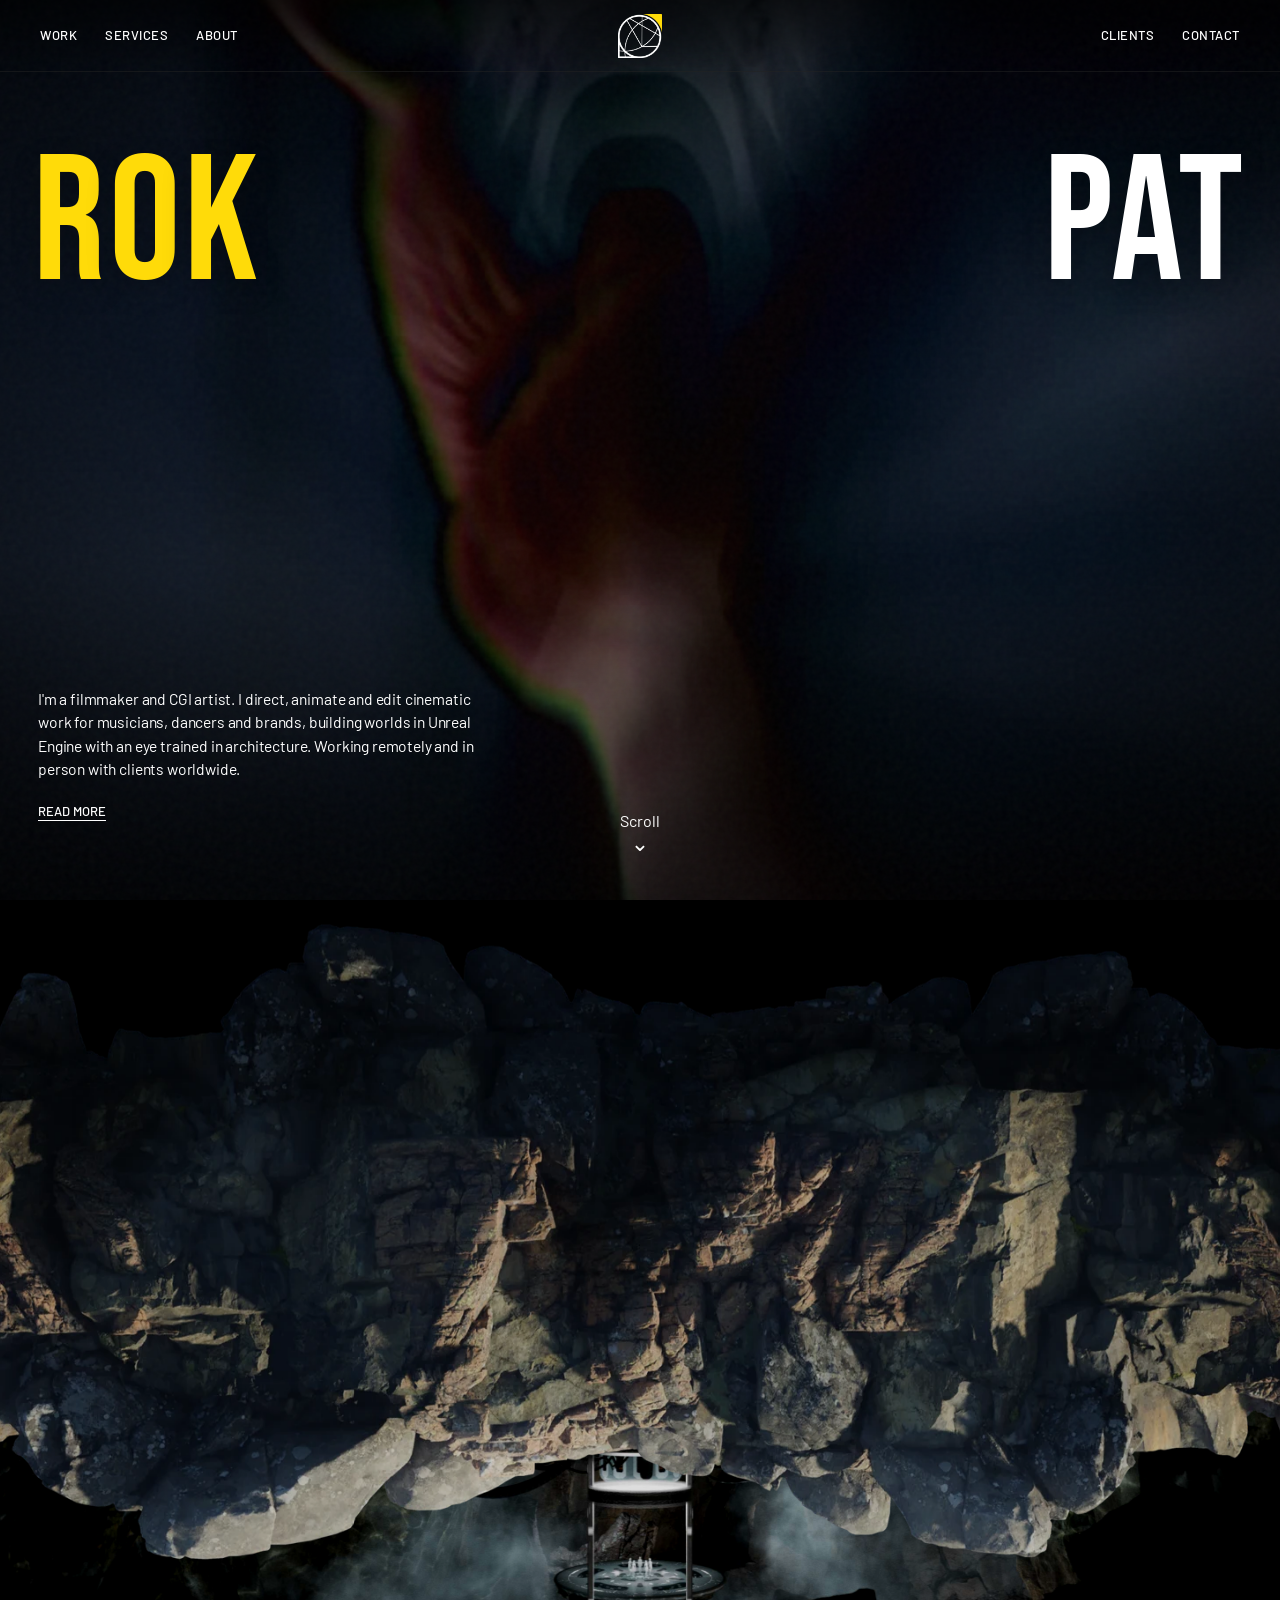
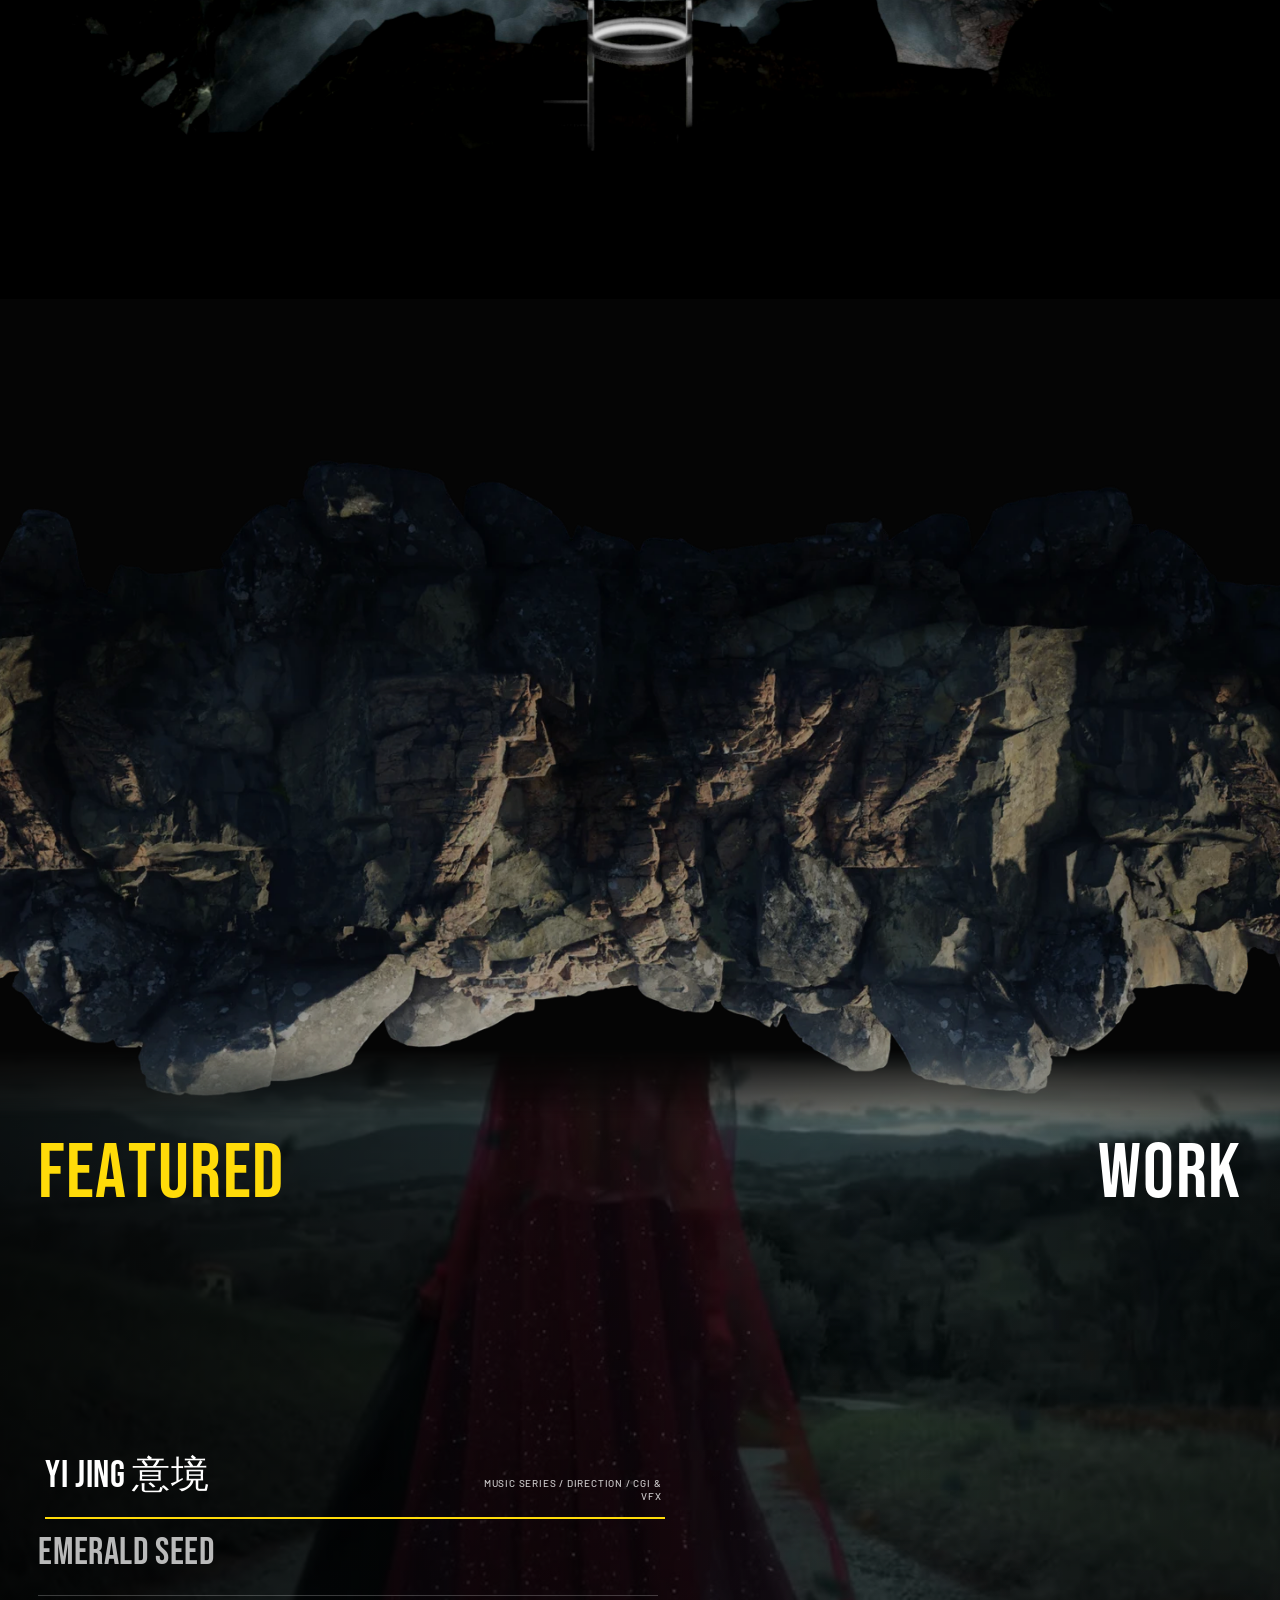
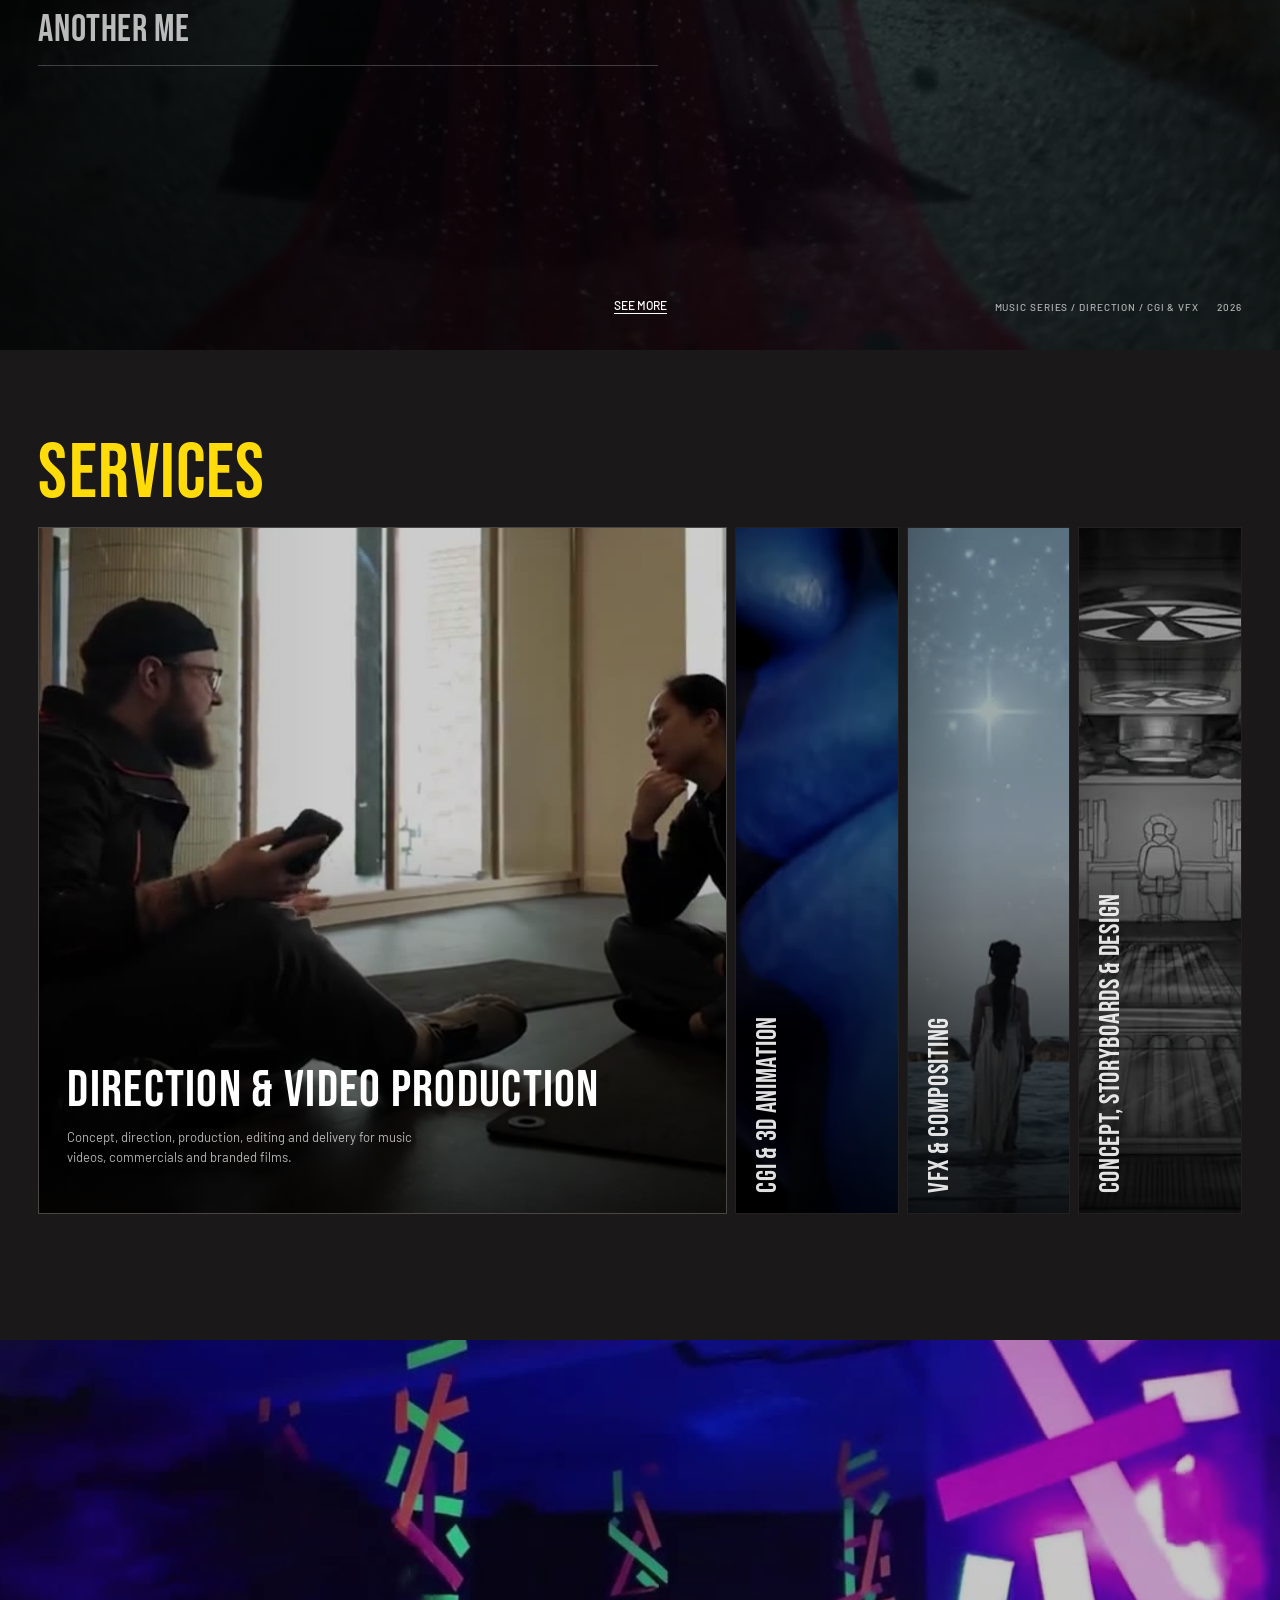
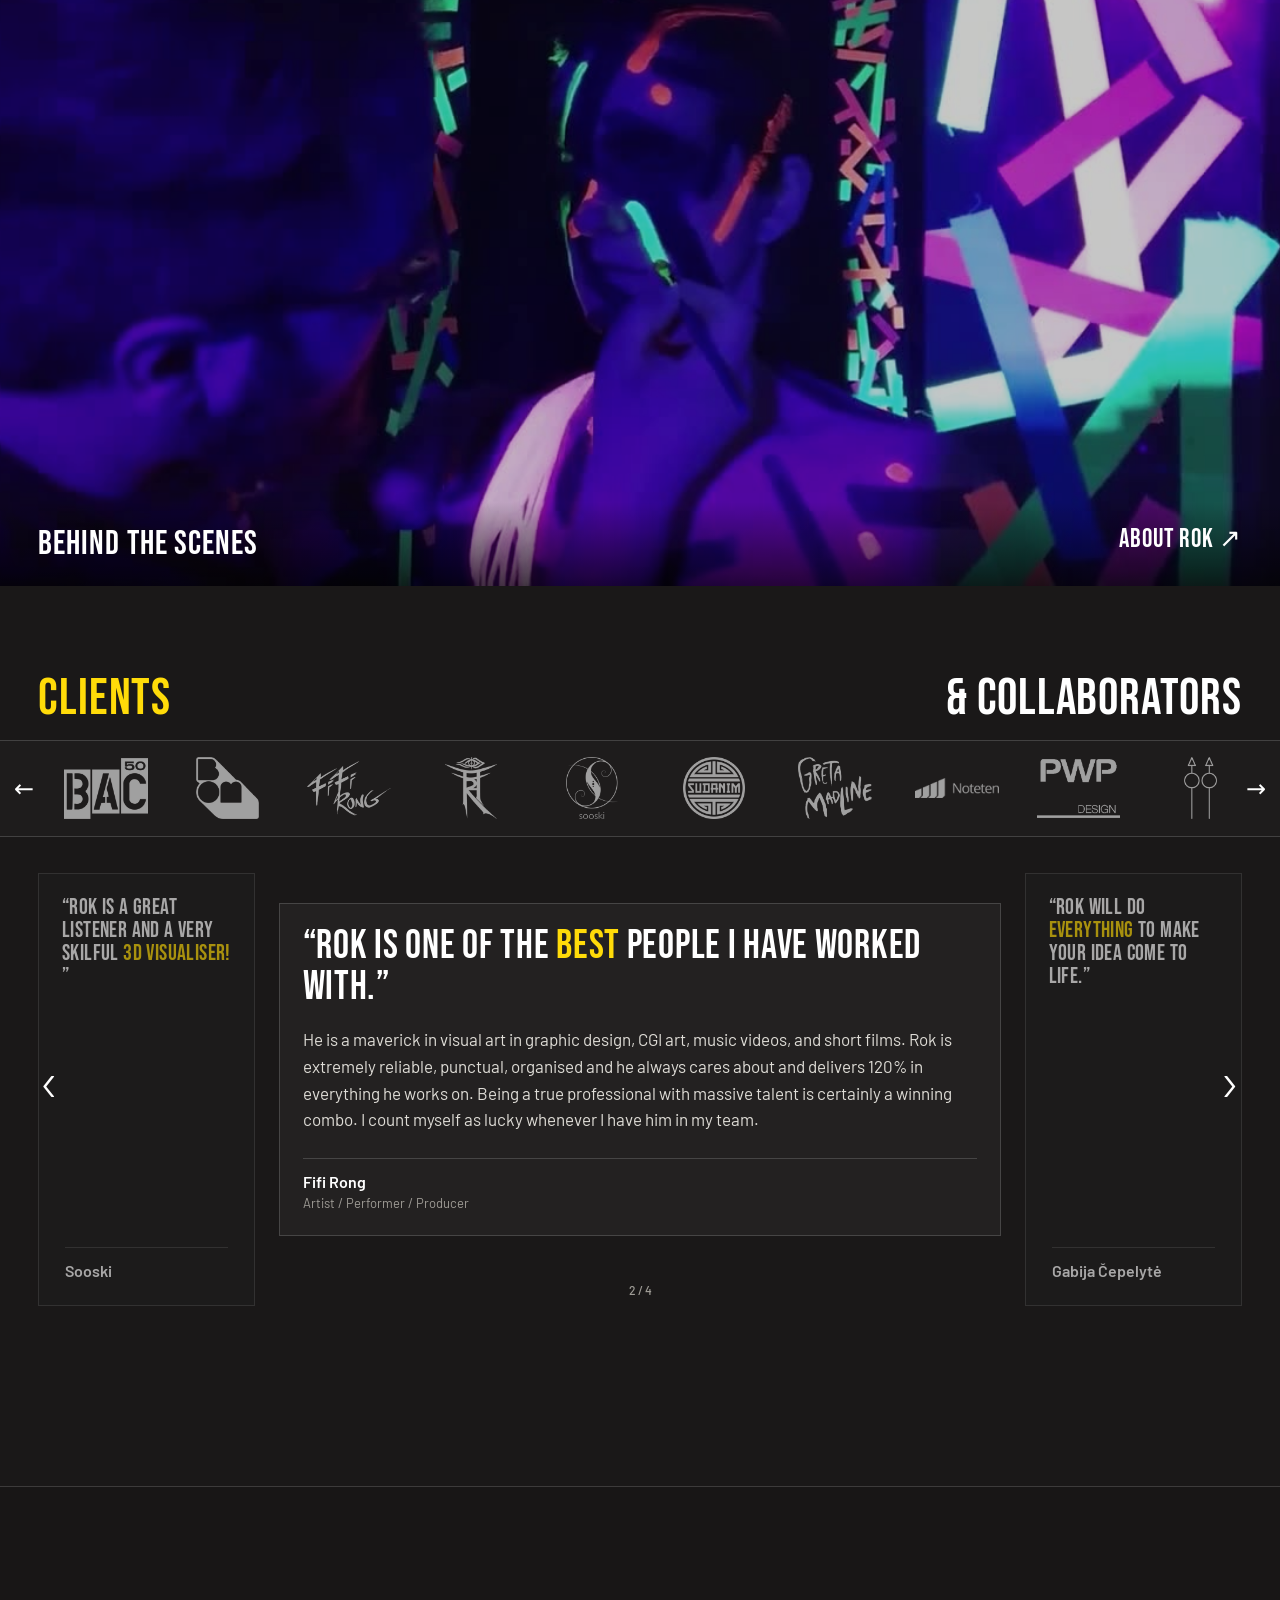
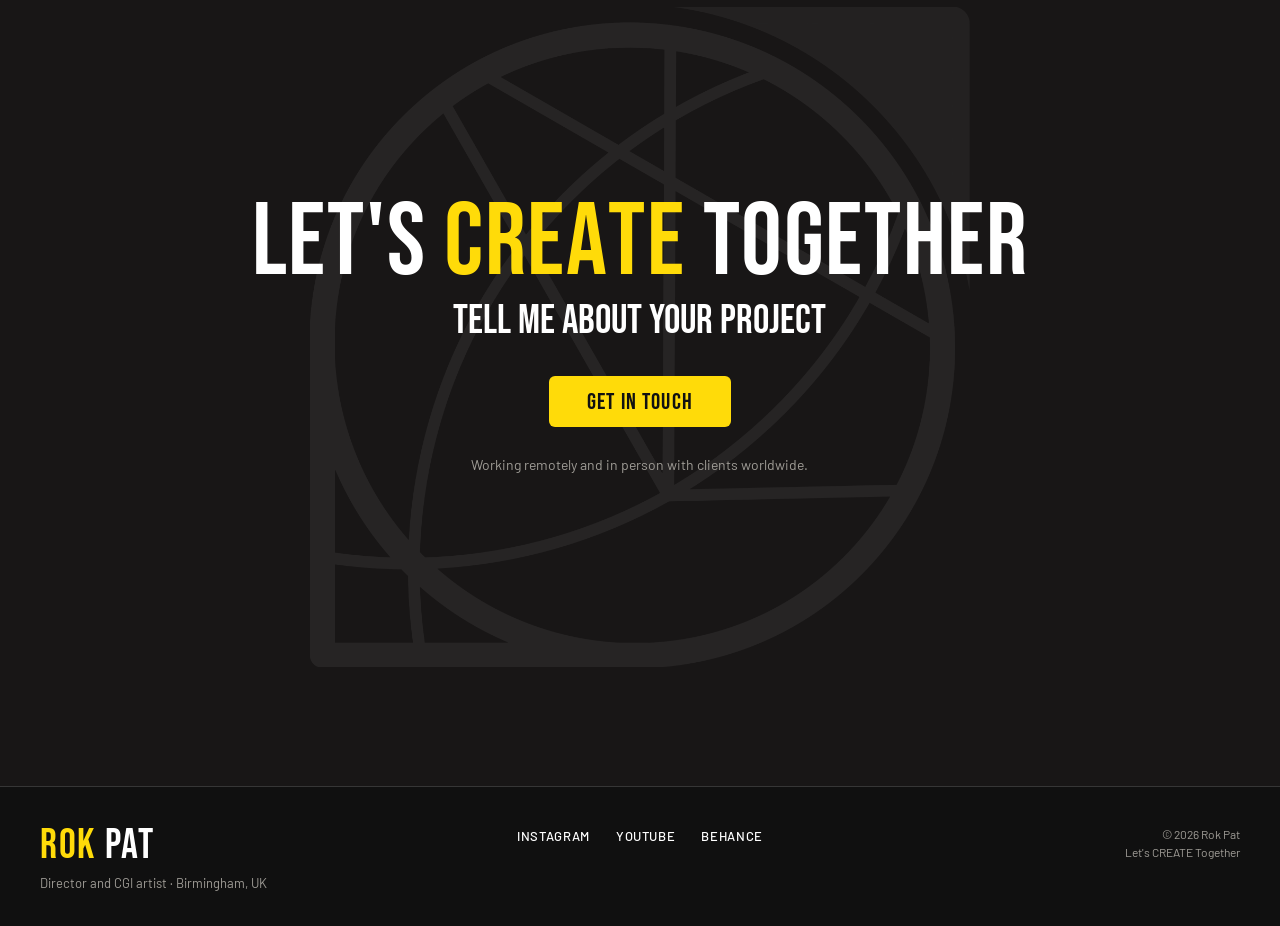
<file: index.html>
<!doctype html>
<html lang="en">
<head>
  <meta charset="utf-8" />
  <meta name="viewport" content="width=device-width, initial-scale=1, viewport-fit=cover" />
  <meta name="theme-color" content="#1A1818" />
  <meta name="description" content="Rok Pat — director and CGI artist based in Birmingham, UK." />
  <title>Rok Pat | Director &amp; CGI Artist</title>
  <link rel="canonical" href="https://goreadyconsulting.github.io/Rokpat/" />
  <meta property="og:type" content="website" />
  <meta property="og:site_name" content="Rok Pat" />
  <meta property="og:title" content="Rok Pat | Director &amp; CGI Artist" />
  <meta property="og:description" content="Film, CGI and animation for musicians, dancers and brands. Explore Rok Pat's work and showreel." />
  <meta property="og:url" content="https://goreadyconsulting.github.io/Rokpat/" />
  <meta property="og:image" content="https://goreadyconsulting.github.io/Rokpat/assets/share/home.jpg" />
  <meta property="og:image:width" content="1200" />
  <meta property="og:image:height" content="630" />
  <meta property="og:image:alt" content="Still from the Rok Pat showreel" />
  <meta name="twitter:card" content="summary_large_image" />
  <link rel="preconnect" href="https://fonts.googleapis.com">
  <link rel="preconnect" href="https://fonts.gstatic.com" crossorigin>
  <link href="https://fonts.googleapis.com/css2?family=Bebas+Neue&family=Barlow:wght@400;500;600&display=swap" rel="stylesheet">
  <link rel="stylesheet" href="style.css" />
  <link rel="stylesheet" href="home.css?v=20261108-rok" />
  <link rel="stylesheet" href="services.css?v=20261107-revisions" />
  <link rel="stylesheet" href="desktop.css?v=20261108-restore" />
  <link rel="stylesheet" href="mobile.css?v=20261108-restore" media="(max-width:767px)" />
</head>
<body class="home-page">
  <header class="site-header home-header">
    <nav class="home-nav" aria-label="Primary navigation">
      <div class="home-nav-group">
        <a href="work.html">Work</a>
        <a href="#services">Services</a>
        <a href="about.html">About</a>
      </div>
      <a class="home-mark" href="#top" aria-label="Rok Pat home">
        <img src="assets/brand/rp-symbol.png" alt="Rok Pat" />
      </a>
      <div class="home-nav-group home-nav-right">
        <a href="#clients">Clients</a>
        <a href="contact.html">Contact</a>
      </div>
    </nav>
    <button class="menu-button" type="button" aria-label="Open menu" aria-expanded="false"><span></span><span></span></button>
  </header>

  <div class="mobile-menu" aria-hidden="true">
    <a href="work.html">Work</a>
    <a href="#services">Services</a>
    <a href="about.html">About</a>
    <a href="#clients">Clients</a>
    <a href="contact.html">Contact</a>
  </div>

  <main id="top">
    <section class="hero hero-scene" id="hero">
      <div class="hero-media" aria-hidden="true">
        <img class="hero-fallback" src="assets/posters/top.jpg" alt="" />
        <video class="hero-loop" muted loop playsinline preload="none" poster="assets/posters/top.jpg" data-loop-src="assets/media/top-full.mp4" data-mobile-src="assets/media/top-full-mobile.mp4"></video>
      </div>

      <div class="hero-vignette" aria-hidden="true"></div>
      <div class="hero-grain" aria-hidden="true"></div>

      <h1 class="hero-name" aria-label="Rok Pat">
        <span class="hero-name-left" data-depth=".75">ROK</span>
        <span class="hero-name-right" data-depth=".58">PAT</span>
      </h1>

      <div class="hero-intro" data-depth=".32">
        <p>I'm a filmmaker and CGI artist. I direct, animate and edit cinematic work for musicians, dancers and brands, building worlds in Unreal Engine with an eye trained in architecture. Working remotely and in person with clients worldwide.</p>
        <a href="about.html">Read more</a>
      </div>

      <button class="hero-reel" type="button" data-video="v1S3EViVK5Y" data-title="Rok Pat Showreel" aria-label="Play Rok Pat showreel">
        <img src="assets/home/play-reel.png" alt="" />
      </button>

      <a class="hero-scroll" href="#work">Scroll<span>⌄</span></a>

      
    </section>

    <section class="cave-bridge" id="cave" aria-hidden="true">
      <div class="cave-stage">
        <img class="cave-bg" src="assets/home/cave-background.jpg" alt="" />
        <img class="cave-rock cave-rock-top" src="assets/home/cave-rock-top.webp" loading="lazy" decoding="async" alt="" />
        <img class="cave-rock cave-rock-bottom" src="assets/home/cave-rock-bottom.webp" loading="lazy" decoding="async" alt="" />
      </div>
    </section>

    <section class="featured-work" id="work">
      <div class="featured-media" aria-hidden="true">
        <img class="featured-poster" id="featured-poster" src="assets/posters/yijing.jpg" alt="" />
        <video id="featured-video" muted loop playsinline preload="none" poster="assets/posters/yijing.jpg"></video>
        <div class="featured-overlay"></div>
      </div>

      <div class="featured-inner">
        <div class="featured-heading">
          <span>Featured</span>
          <span>Work</span>
        </div>

        <div class="featured-list" role="list">
          <button class="featured-item is-active" type="button"
            data-featured
            data-title="Yi Jing 意境"
            data-meta="Music Series / Direction / CGI & VFX"
            data-year="2026"
            data-src="assets/media/yijing.mp4"
            data-poster="assets/posters/yijing.jpg">
            <span>YI JING 意境</span><small>Music Series / Direction / CGI &amp; VFX</small>
          </button>

          <button class="featured-item" type="button"
            data-featured
            data-title="Emerald Seed"
            data-meta="Short Film / Direction / CGI Animation"
            data-year="2024"
            data-src="assets/media/emerald.mp4"
            data-poster="assets/posters/emerald.jpg">
            <span>EMERALD SEED</span><small>Short Film / Direction / CGI Animation</small>
          </button>

          <button class="featured-item" type="button"
            data-featured
            data-title="Another Me"
            data-meta="Music Video / VFX"
            data-year="2021"
            data-src="assets/media/another-me.mp4"
            data-poster="assets/posters/another-me.jpg">
            <span>ANOTHER ME</span><small>Music Video / VFX</small>
          </button>
        </div>

        <div class="featured-meta">
          <span id="featured-meta">Music Series / Direction / CGI &amp; VFX</span>
          <span id="featured-year">2026</span>
        </div>

        <a class="featured-more" href="work.html">See more</a>
      </div>
    </section>

    <section class="services shell section" id="services">
      <div class="brand-section-title reveal">
        <h2>Services</h2>
      </div>

      <div class="service-panels reveal" id="service-panels">
        <article class="service-panel is-active" tabindex="0" aria-expanded="true" data-service-panel data-service-src="assets/media/service-direction.mp4">
          <img class="service-poster" src="assets/posters/service-direction.jpg" alt="" loading="lazy" />
          <div class="service-shade"></div>
          <h3 class="service-vertical">Direction &amp; Video Production</h3>
          <div class="service-body">
            <h3>Direction &amp; Video Production</h3>
            <p>Concept, direction, production, editing and delivery for music videos, commercials and branded films.</p>
          </div>
        </article>

        <article class="service-panel" tabindex="0" aria-expanded="false" data-service-panel data-service-src="assets/media/service-cgi.mp4">
          <img class="service-poster" src="assets/posters/service-cgi.jpg" alt="" loading="lazy" />
          <div class="service-shade"></div>
          <h3 class="service-vertical">CGI &amp; 3D Animation</h3>
          <div class="service-body">
            <h3>CGI &amp; 3D Animation</h3>
            <p>Cinematic scenes, environments and characters created for films, campaigns and visual experiences.</p>
          </div>
        </article>

        <article class="service-panel" tabindex="0" aria-expanded="false" data-service-panel data-service-src="assets/media/service-vfx.mp4">
          <img class="service-poster" src="assets/posters/service-vfx.jpg" alt="" loading="lazy" />
          <div class="service-shade"></div>
          <h3 class="service-vertical">VFX &amp; Compositing</h3>
          <div class="service-body">
            <h3>VFX &amp; Compositing</h3>
            <p>3D, compositing, motion and visual effects bringing live action and CGI into one visual language.</p>
          </div>
        </article>

        <article class="service-panel" tabindex="0" aria-expanded="false" data-service-panel data-service-src="assets/media/service-design.mp4">
          <img class="service-poster" src="assets/posters/service-design.jpg" alt="" loading="lazy" />
          <div class="service-shade"></div>
          <h3 class="service-vertical">Concept, Storyboards &amp; Design</h3>
          <div class="service-body">
            <h3>Concept, Storyboards &amp; Design</h3>
            <p>Creative direction, storyboards, concept development and visual design that shape the project before the final frame.</p>
          </div>
        </article>
      </div>
    </section>

    <section class="bts-reel" aria-label="Behind the scenes">
      <div class="bts-media">
        <img src="assets/posters/bts.jpg" alt="Behind the scenes of Rok Pat's filming and production work" loading="lazy" />
        <video class="bts-video" muted loop playsinline preload="none" aria-hidden="true" data-loop-src="assets/media/bts.mp4"></video>
      </div>
      <div class="bts-footer">
        <span>Behind the scenes</span>
        <a href="about.html">About Rok ↗</a>
      </div>
    </section>

    <section class="clients-testimonials section" id="clients">
      <div class="shell clients-title reveal">
        <h2><span>Clients</span><b>&amp; Collaborators</b></h2>
      </div>

      <div class="logo-ribbon reveal" role="group" aria-label="Client logos">
        <button class="logo-arrow" type="button" data-logo-step="-1" aria-label="Previous client logos" aria-controls="client-logo-window" disabled>←</button>
        <div class="logo-window" id="client-logo-window">
        <div class="logo-track">
          <a href="https://bac.org.uk/" target="_blank" rel="noreferrer"><img src="assets/clients/bac.webp" loading="lazy" decoding="async" alt="BAC" /></a>
          <a href="https://bom.org.uk/" target="_blank" rel="noreferrer"><img src="assets/clients/bom.webp" loading="lazy" decoding="async" alt="BOM" /></a>
          <a href="https://fifirong.com/" target="_blank" rel="noreferrer"><img src="assets/clients/fifi-rong.webp" loading="lazy" decoding="async" alt="Fifi Rong" /></a>
          <a href="https://www.thehouseofradha.co.uk/" target="_blank" rel="noreferrer"><img src="assets/clients/house-of-radha.webp" loading="lazy" decoding="async" alt="The House of Radha" /></a>
          <a href="https://www.instagram.com/sooskimusic/" target="_blank" rel="noreferrer"><img src="assets/clients/sooski.webp" loading="lazy" decoding="async" alt="Sooski" /></a>
          <a href="https://www.instagram.com/sudanim._/" target="_blank" rel="noreferrer"><img src="assets/clients/sudanim.webp" loading="lazy" decoding="async" alt="SUDANIM" /></a>
          <a href="https://gretamadline.com/" target="_blank" rel="noreferrer"><img src="assets/clients/greta-madline.webp" loading="lazy" decoding="async" alt="Greta Madline" /></a>
          <a href="https://www.noteten.com/" target="_blank" rel="noreferrer"><img src="assets/clients/noteten.webp" loading="lazy" decoding="async" alt="Noteten" /></a>
          <a href="https://www.pwpdesign.co.uk/" target="_blank" rel="noreferrer"><img src="assets/clients/pwp-design.webp" loading="lazy" decoding="async" alt="PWP Design" /></a>
          <a href="https://open.spotify.com/artist/2UC2VMVP6wuURHTgns8OoP" target="_blank" rel="noreferrer"><img src="assets/clients/comanavago.webp" loading="lazy" decoding="async" alt="COMANAVAGO" /></a>
          <a href="https://www.instagram.com/elevatedlivinguk/" target="_blank" rel="noreferrer"><img src="assets/clients/elevated-living.webp" loading="lazy" decoding="async" alt="Elevated Living" /></a>
          <a href="https://www.instagram.com/gabija.ce/" target="_blank" rel="noreferrer"><img src="assets/clients/gabija-cepelyte.webp" loading="lazy" decoding="async" alt="Gabija Čepelytė" /></a>
          <a href="https://www.instagram.com/gabrieleurbonaite/" target="_blank" rel="noreferrer"><img src="assets/clients/geleibra.webp" loading="lazy" decoding="async" alt="Geleibra" /></a>
          <a href="https://www.facebook.com/Kirpykla3a" target="_blank" rel="noreferrer"><img src="assets/clients/joro.webp" loading="lazy" decoding="async" alt="JORO" /></a>
          <a href="https://www.instagram.com/makinganelephant/" target="_blank" rel="noreferrer"><img src="assets/clients/making-an-elephant.webp" loading="lazy" decoding="async" alt="Making an Elephant" /></a>
          <a href="https://www.instagram.com/tossfoster/" target="_blank" rel="noreferrer"><img src="assets/clients/nikita-foster.webp" loading="lazy" decoding="async" alt="Nikita Foster" /></a>
          <a href="https://www.instagram.com/rebelwithacausetattoo._/" target="_blank" rel="noreferrer"><img src="assets/clients/rebel-with-a-cause.webp" loading="lazy" decoding="async" alt="Rebel With a Cause" /></a>
          <a href="https://www.instagram.com/harristattooart/" target="_blank" rel="noreferrer"><img src="assets/clients/rich-harris.webp" loading="lazy" decoding="async" alt="Rich Harris" /></a>
          <a href="https://rodneymelvilleandpartners.com/" target="_blank" rel="noreferrer"><img src="assets/clients/rmp.webp" loading="lazy" decoding="async" alt="RM+P" /></a>
          <a href="https://www.instagram.com/seyes_vintage/" target="_blank" rel="noreferrer"><img src="assets/clients/seyyes.webp" loading="lazy" decoding="async" alt="SEYYES" /></a>
          <a href="https://music.apple.com/gb/artist/the2io/1211493212" target="_blank" rel="noreferrer"><img src="assets/clients/the2io.webp" loading="lazy" decoding="async" alt="The 2iO" /></a>
        </div>
        </div>
        <button class="logo-arrow" type="button" data-logo-step="1" aria-label="Next client logos" aria-controls="client-logo-window" disabled>→</button>
      </div>

      <div class="testimonial-carousel shell reveal" id="testimonials">
        <button class="testimonial-arrow testimonial-prev" type="button" aria-label="Previous testimonial">‹</button>
        <div class="testimonial-stage" aria-live="off">
          <article class="testimonial-card is-left">
            <h3>“Rok is a great listener and a very skilful <em>3D visualiser!</em>”</h3>
            <div class="testimonial-full">
              <p>He edited a homemade video I shot in my living room (lockdown), co directed the concept and brought my ideas to life just how I envisaged them (all under a very tight budget). Also did the same with a series of meditative projects. Again, took my rough sketches, color palettes and brought the spaces to life in a sensorial way. A pleasure and a friendly soul to work with.</p>
            </div>
            <footer><strong>Sooski</strong><span>Architectural Designer / Music Producer</span></footer>
          </article>

          <article class="testimonial-card is-center">
            <h3>“Rok is one of the <em>best</em> people I have worked with.”</h3>
            <div class="testimonial-full">
              <p>He is a maverick in visual art in graphic design, CGI art, music videos, and short films. Rok is extremely reliable, punctual, organised and he always cares about and delivers 120% in everything he works on. Being a true professional with massive talent is certainly a winning combo. I count myself as lucky whenever I have him in my team.</p>
            </div>
            <footer><strong>Fifi Rong</strong><span>Artist / Performer / Producer</span></footer>
          </article>

          <article class="testimonial-card is-right">
            <h3>“Rok will do <em>everything</em> to make your idea come to life.”</h3>
            <div class="testimonial-full">
              <p>From dance artist perspective, while working with Rok I felt heard and supported with my creative vision and advised with the capture process. Our collaborations for dance visuals and music videos ran smoothly all because of his excellent work ethic and dedication.</p>
            </div>
            <footer><strong>Gabija Čepelytė</strong><span>Dance Artist</span></footer>
          </article>

          <article class="testimonial-card is-hidden">
            <h3>“We would absolutely <em>welcome him back</em> to our studio for future projects.”</h3>
            <div class="testimonial-full">
              <p>It was a pleasure working with Rok and welcoming him to BOM. We collaborated on his client project, sharing our expertise in virtual production and motion capture, alongside his already extensive knowledge of Unreal Engine and Virtual Production.</p>
              <p>Rok was professional, organised and a fantastic collaborator.</p>
            </div>
            <footer><strong>BOM</strong><span>Birmingham Open Media</span></footer>
          </article>
        </div>
        <button class="testimonial-arrow testimonial-next" type="button" aria-label="Next testimonial">›</button>
        <div class="testimonial-count">
          <button class="testimonial-toggle" type="button" disabled><span id="testimonial-current">2</span> / 4</button>
        </div>
      </div>
    </section>

    <section class="home-cta" data-photo-trail-area aria-labelledby="cta-heading">
      <div class="cta-mark-frame" aria-hidden="true"><img class="cta-mark" src="assets/brand/rp-symbol.png" alt="" /></div>
      <div class="cta-floating" data-photo-trail aria-hidden="true">
        <img src="assets/contact/01.webp" alt="" loading="lazy" />
        <img src="assets/contact/02.webp" alt="" loading="lazy" />
        <img src="assets/contact/03.webp" alt="" loading="lazy" />
        <img src="assets/contact/04.webp" alt="" loading="lazy" />
        <img src="assets/contact/05.webp" alt="" loading="lazy" />
        <img src="assets/contact/06.webp" alt="" loading="lazy" />
      </div>
      <div class="home-cta-inner">
        <h2 id="cta-heading">Let's <span class="create-letters" aria-label="Create">Create</span> Together</h2>
        <p>Tell me about your project</p>
        <a class="cta-button" href="contact.html">Get in touch</a>
        <small>Working remotely and in person with clients worldwide.</small>
      </div>
    </section>
  </main>

  <footer class="home-footer">
    <div class="footer-brand"><strong><span>ROK</span> PAT</strong><small>Director and CGI artist · Birmingham, UK</small></div>
    <nav aria-label="Social links">
      <a href="https://www.instagram.com/rokpat.vc/" target="_blank" rel="noreferrer">Instagram</a>
      <a href="https://www.youtube.com/c/RokPat" target="_blank" rel="noreferrer">YouTube</a>
      <a href="https://www.behance.net/rokpat" target="_blank" rel="noreferrer">Behance</a>
    </nav>
    <div class="footer-copy">© <span data-copyright-year>2026</span> Rok Pat<br>Let's CREATE Together</div>
  </footer>

  <dialog class="video-modal" id="video-modal">
    <button class="modal-close" id="modal-close" type="button" aria-label="Close video">Close</button>
    <div class="video-wrap"><iframe id="video-iframe" title="Rok Pat project video" allow="autoplay; encrypted-media; picture-in-picture" allowfullscreen></iframe></div>
    <p id="modal-title"></p>
  </dialog>

  <script src="site.js?v=20261108-nav"></script>
  <script src="home.js?v=20261108-restore"></script>
  <script src="photo-trail.js?v=20261108-motion"></script>
  <script src="services.js?v=20261011-review"></script>
</body>
</html>
</file>
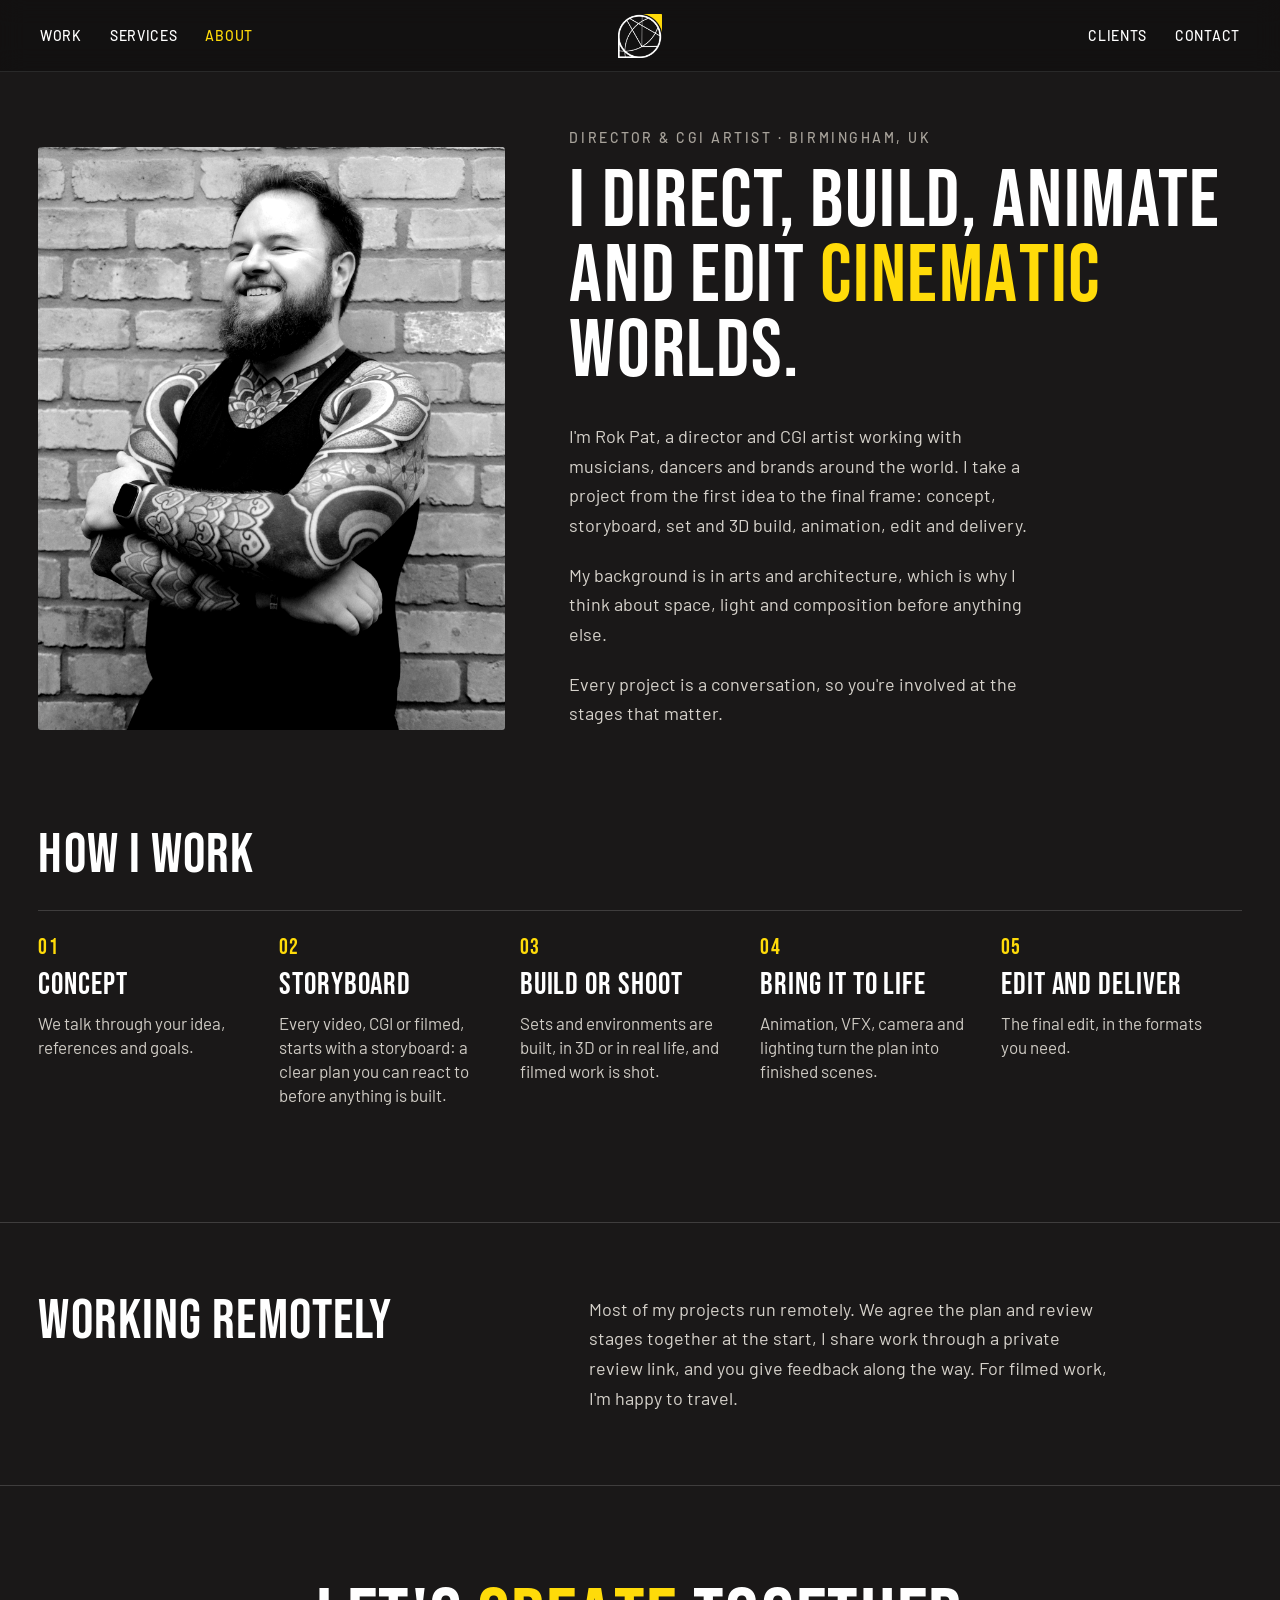
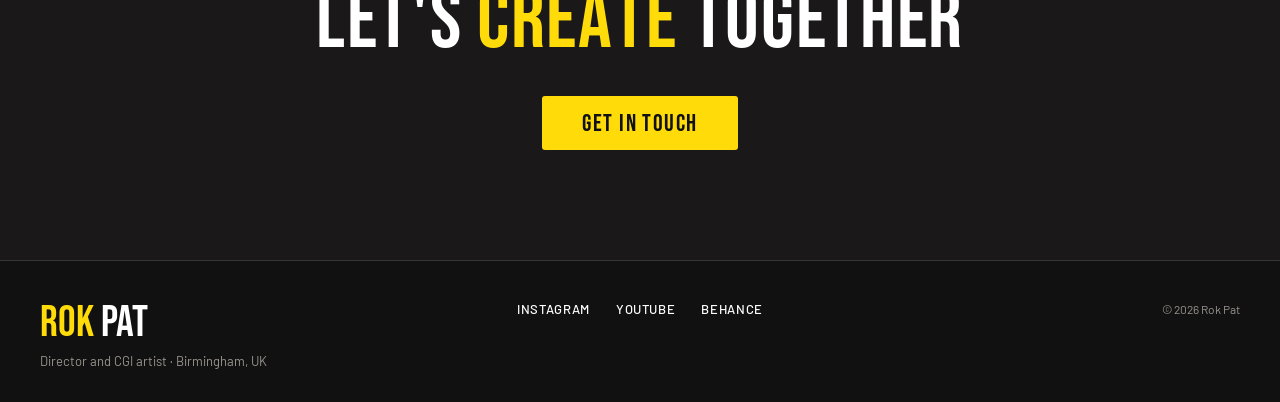
<file: about.html>
<!doctype html>
<html lang="en">
<head>
  <meta charset="utf-8" />
  <meta name="viewport" content="width=device-width, initial-scale=1, viewport-fit=cover" />
  <meta name="theme-color" content="#1A1818" />
  <meta name="description" content="About Rok Pat, director and CGI artist based in Birmingham, UK." />
  <title>About | Rok Pat</title>
  <link rel="canonical" href="https://goreadyconsulting.github.io/Rokpat/about.html" />
  <meta property="og:type" content="website" />
  <meta property="og:site_name" content="Rok Pat" />
  <meta property="og:title" content="About | Rok Pat" />
  <meta property="og:description" content="Meet Rok Pat, a Birmingham-based director and CGI artist, and learn about his process." />
  <meta property="og:url" content="https://goreadyconsulting.github.io/Rokpat/about.html" />
  <meta property="og:image" content="https://goreadyconsulting.github.io/Rokpat/assets/share/about.jpg" />
  <meta property="og:image:width" content="1200" />
  <meta property="og:image:height" content="630" />
  <meta property="og:image:alt" content="Black-and-white portrait of Rok Pat" />
  <meta name="twitter:card" content="summary_large_image" />
  <link rel="preconnect" href="https://fonts.googleapis.com">
  <link rel="preconnect" href="https://fonts.gstatic.com" crossorigin>
  <link href="https://fonts.googleapis.com/css2?family=Bebas+Neue&family=Barlow:wght@400;500;600&display=swap" rel="stylesheet">
  <link rel="stylesheet" href="style.css" />
  <link rel="stylesheet" href="about.css?v=20261108-restore" />
  <link rel="stylesheet" href="desktop.css?v=20261107-desktop" />
  <link rel="stylesheet" href="mobile.css?v=20261108-restore" media="(max-width:767px)" />
</head>
<body class="about-page">
  <header class="site-header about-header">
    <nav class="about-nav" aria-label="Primary navigation">
      <div class="about-nav-group">
        <a href="work.html">Work</a>
        <a href="index.html#services">Services</a>
        <a href="about.html" aria-current="page">About</a>
      </div>
      <a class="about-mark" href="index.html" aria-label="Rok Pat home"><img src="assets/brand/rp-symbol.png" alt="Rok Pat" /></a>
      <div class="about-nav-group about-nav-right">
        <a href="index.html#clients">Clients</a>
        <a href="contact.html">Contact</a>
      </div>
    </nav>
    <button class="menu-button" type="button" aria-label="Open menu" aria-expanded="false"><span></span><span></span></button>
  </header>

  <div class="mobile-menu" aria-hidden="true">
    <a href="work.html">Work</a>
    <a href="index.html#services">Services</a>
    <a href="about.html">About</a>
    <a href="index.html#clients">Clients</a>
    <a href="contact.html">Contact</a>
  </div>

  <main>
    <section class="about-intro">
      <figure class="about-portrait" aria-label="Portrait of Rok Pat">
        <img src="assets/rok-pat-artist.jpg" width="1500" height="2020" alt="Rok Pat standing with crossed arms against a brick wall" />
      </figure>
      <div class="about-copy">
        <p class="about-eyebrow">Director &amp; CGI Artist · Birmingham, UK</p>
        <h1>I direct, build, animate and edit <em>cinematic</em> worlds.</h1>
        <p>I'm Rok Pat, a director and CGI artist working with musicians, dancers and brands around the world. I take a project from the first idea to the final frame: concept, storyboard, set and 3D build, animation, edit and delivery.</p>
        <p>My background is in arts and architecture, which is why I think about space, light and composition before anything else.</p>
        <p>Every project is a conversation, so you're involved at the stages that matter.</p>
      </div>
    </section>

    <section class="about-process">
      <h2>How I work</h2>
      <div class="process-steps">
        <article><span>01</span><h3>Concept</h3><p>We talk through your idea, references and goals.</p></article>
        <article><span>02</span><h3>Storyboard</h3><p>Every video, CGI or filmed, starts with a storyboard: a clear plan you can react to before anything is built.</p></article>
        <article><span>03</span><h3>Build or shoot</h3><p>Sets and environments are built, in 3D or in real life, and filmed work is shot.</p></article>
        <article><span>04</span><h3>Bring it to life</h3><p>Animation, VFX, camera and lighting turn the plan into finished scenes.</p></article>
        <article><span>05</span><h3>Edit and deliver</h3><p>The final edit, in the formats you need.</p></article>
      </div>
    </section>

    <section class="about-remote">
      <h2>Working remotely</h2>
      <p>Most of my projects run remotely. We agree the plan and review stages together at the start, I share work through a private review link, and you give feedback along the way. For filmed work, I'm happy to travel.</p>
    </section>

    <section class="about-cta">
      <h2>Let's <em>Create</em> Together</h2>
      <a href="contact.html">Get in touch</a>
    </section>
  </main>

  <footer class="about-footer">
    <div><strong><span>ROK</span> PAT</strong><small>Director and CGI artist · Birmingham, UK</small></div>
    <nav aria-label="Social links"><a href="https://www.instagram.com/rokpat.vc/" target="_blank" rel="noreferrer">Instagram</a><a href="https://www.youtube.com/c/RokPat" target="_blank" rel="noreferrer">YouTube</a><a href="https://www.behance.net/rokpat" target="_blank" rel="noreferrer">Behance</a></nav>
    <span>© <span data-copyright-year>2026</span> Rok Pat</span>
  </footer>

  <script src="site.js?v=20261108-nav"></script>
</body>
</html>
</file>
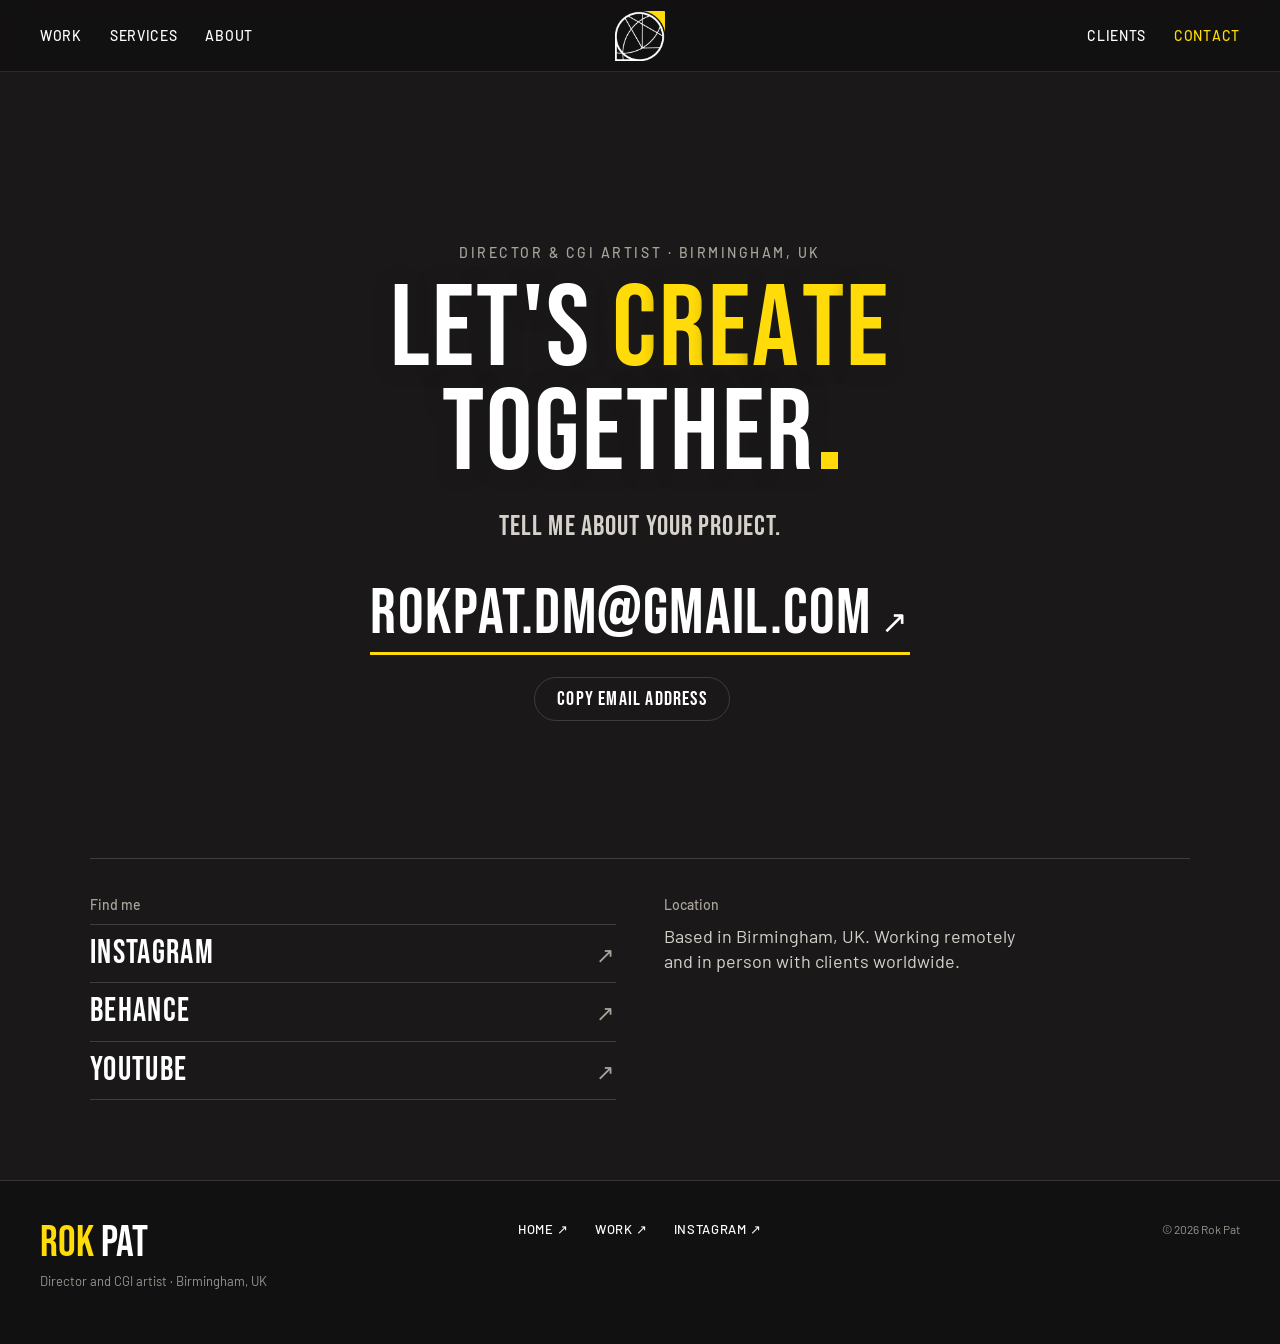
<file: contact.html>
<!doctype html>
<html lang="en">
<head>
  <meta charset="utf-8" />
  <meta name="viewport" content="width=device-width, initial-scale=1, viewport-fit=cover" />
  <meta name="theme-color" content="#1A1818" />
  <meta name="description" content="Contact Rok Pat, director and CGI artist based in Birmingham, UK." />
  <title>Contact | Rok Pat</title>
  <link rel="canonical" href="https://goreadyconsulting.github.io/Rokpat/contact.html" />
  <meta property="og:type" content="website" />
  <meta property="og:site_name" content="Rok Pat" />
  <meta property="og:title" content="Contact | Rok Pat" />
  <meta property="og:description" content="Get in touch with Rok Pat about your next film, CGI or animation project." />
  <meta property="og:url" content="https://goreadyconsulting.github.io/Rokpat/contact.html" />
  <meta property="og:image" content="https://goreadyconsulting.github.io/Rokpat/assets/share/contact.jpg" />
  <meta property="og:image:width" content="1200" />
  <meta property="og:image:height" content="630" />
  <meta property="og:image:alt" content="A collage of Rok Pat's Contact page artwork" />
  <meta name="twitter:card" content="summary_large_image" />
  <link rel="preconnect" href="https://fonts.googleapis.com">
  <link rel="preconnect" href="https://fonts.gstatic.com" crossorigin>
  <link href="https://fonts.googleapis.com/css2?family=Bebas+Neue&family=Barlow:wght@400;500;600&display=swap" rel="stylesheet">
  <link rel="stylesheet" href="style.css" />
  <link rel="stylesheet" href="contact.css?v=20261107-desktop" />
  <link rel="stylesheet" href="desktop.css?v=20261108-motion" />
  <link rel="stylesheet" href="mobile.css?v=20261108-phone" media="(max-width:767px)" />
</head>
<body class="contact-page">
  <header class="site-header contact-header">
    <nav class="contact-nav" aria-label="Primary navigation">
      <div class="contact-nav-group">
        <a href="work.html">Work</a>
        <a href="index.html#services">Services</a>
        <a href="about.html">About</a>
      </div>
      <a class="contact-brand" href="index.html" aria-label="Rok Pat home">
        <img src="assets/brand/rp-symbol.png" alt="Rok Pat" />
      </a>
      <div class="contact-nav-group contact-nav-right">
        <a href="index.html#clients">Clients</a>
        <a href="contact.html" aria-current="page">Contact</a>
      </div>
    </nav>
    <button class="menu-button" type="button" aria-label="Open menu" aria-expanded="false">
      <span></span><span></span>
    </button>
  </header>

  <div class="mobile-menu" aria-hidden="true">
    <a href="work.html">Work</a>
    <a href="index.html#services">Services</a>
    <a href="about.html">About</a>
    <a href="index.html#clients">Clients</a>
    <a href="contact.html">Contact</a>
  </div>

  <main class="contact-experience">
    <section class="contact-hero" id="contact-hero" data-photo-trail-area aria-labelledby="contact-title">
      <div class="contact-stage">
      <div class="contact-content">
      <p class="contact-overline">Director &amp; CGI Artist · Birmingham, UK</p>
      <h1 id="contact-title">Let's <em>Create</em> Together<i></i></h1>
      <p class="contact-lead">Tell me about your project.</p>
      <a class="contact-email" href="mailto:rokpat.dm@gmail.com">rokpat.dm@gmail.com</a>
      <div class="contact-actions">
        <button class="copy-email" id="copy-email" type="button">Copy email address</button>
        <span id="copy-message" role="status"></span>
      </div>
      </div>
      <div class="contact-gallery" id="contact-gallery" data-photo-trail aria-hidden="true">
        <div class="contact-photo" style="--col:1;--row:1;--tilt:-7deg"><img src="assets/contact/01.webp" alt="" width="480" height="480" decoding="sync" /></div>
        <div class="contact-photo" style="--col:2;--row:1;--tilt:5deg"><img src="assets/contact/02.webp" alt="" width="480" height="480" decoding="sync" /></div>
        <div class="contact-photo" style="--col:3;--row:1;--tilt:-4deg"><img src="assets/contact/03.webp" alt="" width="480" height="480" decoding="sync" /></div>
        <div class="contact-photo" style="--col:4;--row:1;--tilt:8deg"><img src="assets/contact/04.webp" alt="" width="480" height="480" decoding="sync" /></div>
        <div class="contact-photo" style="--col:5;--row:1;--tilt:-6deg"><img src="assets/contact/05.webp" alt="" width="480" height="480" decoding="sync" /></div>
        <div class="contact-photo" style="--col:1;--row:2;--tilt:4deg"><img src="assets/contact/06.webp" alt="" width="480" height="480" decoding="sync" /></div>
        <div class="contact-photo" style="--col:5;--row:2;--tilt:-8deg"><img src="assets/contact/07.webp" alt="" width="480" height="480" decoding="sync" /></div>
        <div class="contact-photo" style="--col:1;--row:3;--tilt:6deg"><img src="assets/contact/08.webp" alt="" width="480" height="480" decoding="sync" /></div>
        <div class="contact-photo" style="--col:5;--row:3;--tilt:-5deg"><img src="assets/contact/09.webp" alt="" width="480" height="480" decoding="sync" /></div>
        <div class="contact-photo" style="--col:1;--row:4;--tilt:7deg"><img src="assets/contact/10.webp" alt="" width="480" height="480" decoding="sync" /></div>
        <div class="contact-photo" style="--col:2;--row:4;--tilt:-6deg"><img src="assets/contact/11.webp" alt="" width="480" height="480" decoding="sync" /></div>
        <div class="contact-photo" style="--col:3;--row:4;--tilt:5deg"><img src="assets/contact/12.webp" alt="" width="480" height="480" decoding="sync" /></div>
        <div class="contact-photo" style="--col:4;--row:4;--tilt:-7deg"><img src="assets/contact/13.webp" alt="" width="480" height="480" decoding="sync" /></div>
        <div class="contact-photo" style="--col:5;--row:4;--tilt:4deg"><img src="assets/contact/14.webp" alt="" width="480" height="480" decoding="sync" /></div>
      </div>
      </div>

      <div class="contact-columns">
        <div>
          <b>Find me</b>
          <a class="contact-row" href="https://www.instagram.com/rokpat.vc/" target="_blank" rel="noreferrer">Instagram <span>↗</span></a>
          <a class="contact-row" href="https://www.behance.net/rokpat" target="_blank" rel="noreferrer">Behance <span>↗</span></a>
          <a class="contact-row" href="https://www.youtube.com/c/RokPat" target="_blank" rel="noreferrer">YouTube <span>↗</span></a>
        </div>
        <div>
          <b>Location</b>
          <p>Based in Birmingham, UK. Working remotely and in person with clients worldwide.</p>
        </div>
      </div>
    </section>
  </main>

  <footer class="contact-footer">
    <div><strong><span>ROK</span> PAT</strong><small>Director and CGI artist · Birmingham, UK</small></div>
    <nav aria-label="Footer links">
      <a href="index.html">Home ↗</a>
      <a href="work.html">Work ↗</a>
      <a href="https://www.instagram.com/rokpat.vc/" target="_blank" rel="noreferrer">Instagram ↗</a>
    </nav>
    <span>© <span data-copyright-year>2026</span> Rok Pat</span>
  </footer>

  <script src="site.js?v=20261108-nav"></script>
  <script src="contact.js?v=20261107-portfolio"></script>
  <script src="photo-trail.js?v=20261108-motion"></script>
</body>
</html>
</file>
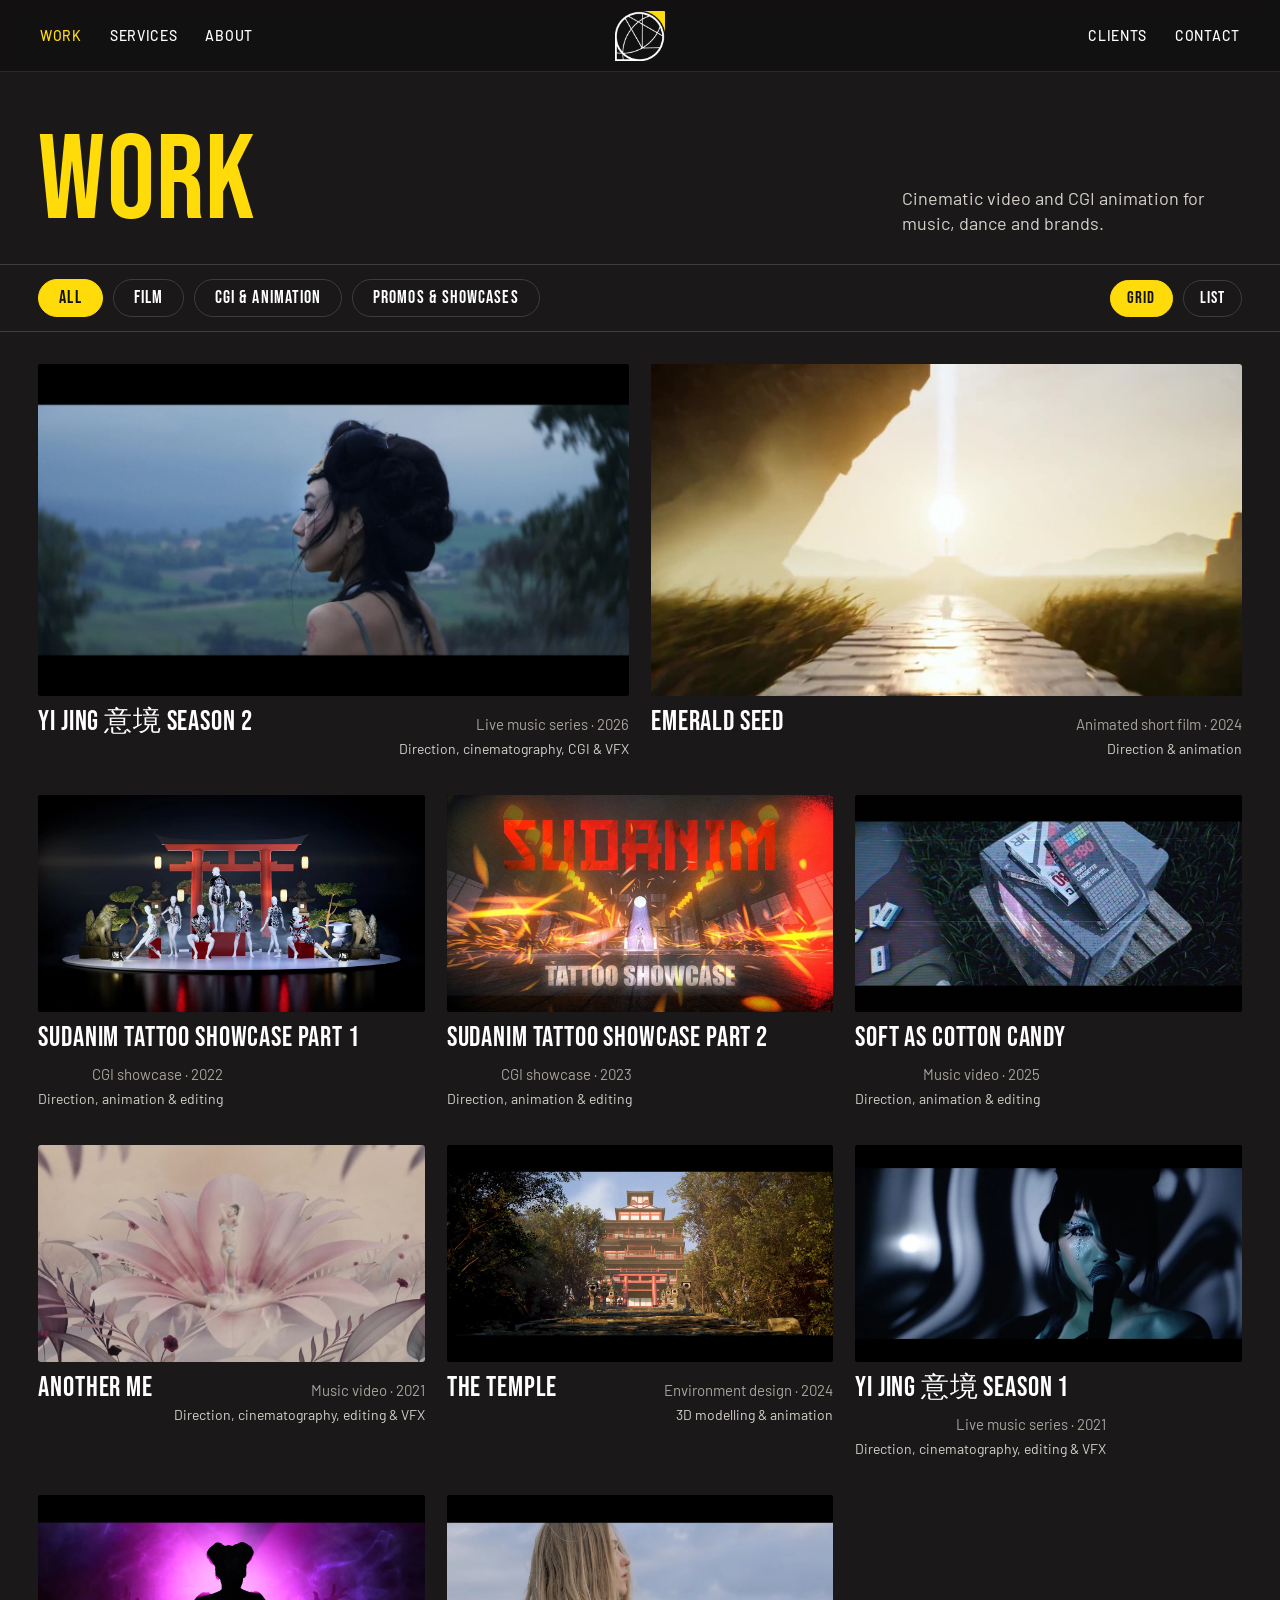
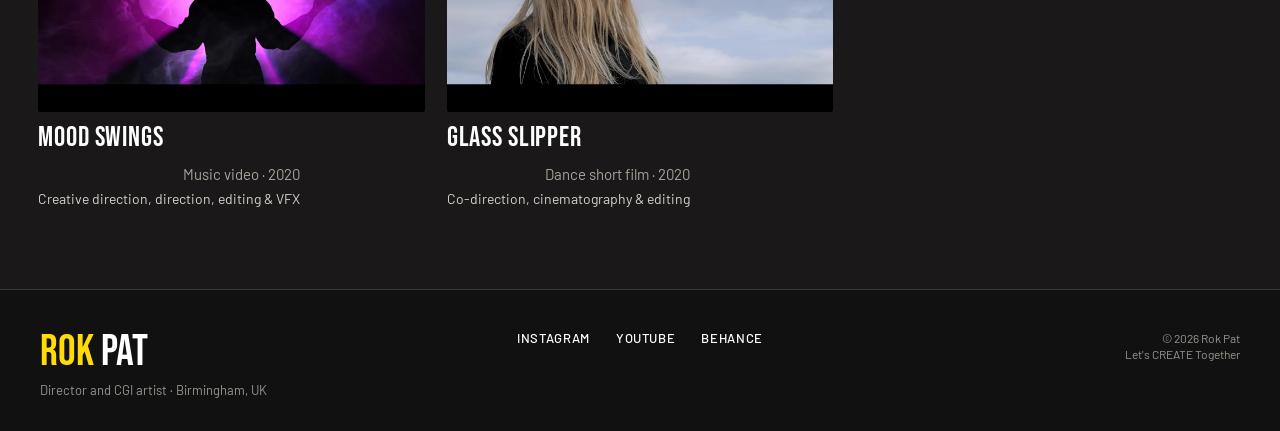
<file: work.html>
<!doctype html>
<html lang="en">
<head>
  <meta charset="utf-8" />
  <meta name="viewport" content="width=device-width, initial-scale=1, viewport-fit=cover" />
  <meta name="theme-color" content="#1A1818" />
  <meta name="description" content="Selected film, CGI and animation work by Rok Pat." />
  <title>Work | Rok Pat</title>
  <link rel="canonical" href="https://goreadyconsulting.github.io/Rokpat/work.html" />
  <meta property="og:type" content="website" />
  <meta property="og:site_name" content="Rok Pat" />
  <meta property="og:title" content="Work | Rok Pat" />
  <meta property="og:description" content="Selected films, music videos and CGI projects directed and created by Rok Pat." />
  <meta property="og:url" content="https://goreadyconsulting.github.io/Rokpat/work.html" />
  <meta property="og:image" content="https://goreadyconsulting.github.io/Rokpat/assets/share/work.jpg" />
  <meta property="og:image:width" content="1200" />
  <meta property="og:image:height" content="630" />
  <meta property="og:image:alt" content="A landscape from Emerald Seed" />
  <meta name="twitter:card" content="summary_large_image" />
  <link rel="preconnect" href="https://fonts.googleapis.com">
  <link rel="preconnect" href="https://fonts.gstatic.com" crossorigin>
  <link href="https://fonts.googleapis.com/css2?family=Bebas+Neue&family=Barlow:wght@400;500;600&display=swap" rel="stylesheet">
  <link rel="stylesheet" href="style.css" />
  <link rel="stylesheet" href="work.css?v=20261108-footer" />
  <link rel="stylesheet" href="desktop.css?v=20261107-desktop" />
  <link rel="stylesheet" href="mobile.css?v=20261108-phone" media="(max-width:767px)" />
</head>
<body class="work-page">
  <header class="site-header work-header">
    <nav class="work-nav" aria-label="Primary navigation">
      <div class="work-nav-group">
        <a href="work.html" aria-current="page">Work</a>
        <a href="index.html#services">Services</a>
        <a href="about.html">About</a>
      </div>
      <a class="work-mark" href="index.html" aria-label="Rok Pat home"><img src="assets/brand/rp-symbol.png" alt="Rok Pat" /></a>
      <div class="work-nav-group work-nav-right">
        <a href="index.html#clients">Clients</a>
        <a href="contact.html">Contact</a>
      </div>
    </nav>
    <button class="menu-button" type="button" aria-label="Open menu" aria-expanded="false"><span></span><span></span></button>
  </header>

  <div class="mobile-menu" aria-hidden="true">
    <a href="work.html">Work</a>
    <a href="index.html#services">Services</a>
    <a href="about.html">About</a>
    <a href="index.html#clients">Clients</a>
    <a href="contact.html">Contact</a>
  </div>

  <main>
    <section class="work-intro">
      <h1>Work</h1>
      <p>Cinematic video and CGI animation for music, dance and brands.</p>
    </section>

    <section class="work-filters" aria-label="Filter projects">
      <div class="work-chip-group" role="group" aria-label="Project categories">
        <button class="work-chip" type="button" data-filter="all" aria-pressed="true">All</button>
        <button class="work-chip" type="button" data-filter="film" aria-pressed="false">Film</button>
        <button class="work-chip" type="button" data-filter="cgi" aria-pressed="false">CGI &amp; Animation</button>
        <button class="work-chip" type="button" data-filter="product" aria-pressed="false">Promos &amp; showcases</button>
      </div>
      <div class="work-view-group" role="group" aria-label="Project view">
        <button class="work-chip" type="button" data-view="grid" aria-pressed="true">Grid</button>
        <button class="work-chip" type="button" data-view="list" aria-pressed="false">List</button>
      </div>
    </section>

    <section class="work-grid" id="work-grid" aria-live="polite">
      <a class="work-card" href="projects/yi-jing-s2.html" data-categories="film cgi">
        <figure>
          <img src="assets/posters/yijing-s2.webp" alt="A performer in a misty landscape" />
        </figure>
        <div><h2>Yi Jing 意境 Season 2</h2><p>Live music series · 2026<span class="work-credit">Direction, cinematography, CGI &amp; VFX</span></p></div>
      </a>

      <a class="work-card" href="projects/emerald-seed.html" data-categories="film cgi">
        <figure>
          <img src="assets/posters/emerald.jpg" alt="Emerald Seed film still" />
          <video muted loop playsinline preload="none" poster="assets/posters/emerald.jpg"><source src="assets/media/emerald.mp4" type="video/mp4" /></video>
        </figure>
        <div><h2>Emerald Seed</h2><p>Animated short film · 2024<span class="work-credit">Direction &amp; animation</span></p></div>
      </a>

      <a class="work-card" href="projects/sudanim.html" data-categories="cgi product">
        <figure>
          <img src="assets/posters/sudanim.webp" alt="Tattooed CGI figures gathered around a red gate" loading="lazy" />
        </figure>
        <div><h2>SUDANIM Tattoo Showcase Part 1</h2><p>CGI showcase · 2022<span class="work-credit">Direction, animation &amp; editing</span></p></div>
      </a>

      <a class="work-card" href="projects/sudanim-2.html" data-categories="cgi product">
        <figure>
          <img src="assets/projects/sudanim-2-video.webp" alt="SUDANIM Tattoo Showcase Part 2 video cover" loading="lazy" />
        </figure>
        <div><h2>SUDANIM Tattoo Showcase Part 2</h2><p>CGI showcase · 2023<span class="work-credit">Direction, animation &amp; editing</span></p></div>
      </a>

      <a class="work-card" href="projects/soft-as-cotton-candy.html" data-categories="film cgi">
        <figure>
          <img src="assets/posters/cotton-candy.webp" alt="VHS tapes stacked in the grass" loading="lazy" />
        </figure>
        <div><h2>Soft as Cotton Candy</h2><p>Music video · 2025<span class="work-credit">Direction, animation &amp; editing</span></p></div>
      </a>

      <a class="work-card" href="projects/another-me.html" data-categories="film cgi">
        <figure>
          <img src="assets/posters/another-me.jpg" alt="Another Me music video still" loading="lazy" />
          <video muted loop playsinline preload="none" poster="assets/posters/another-me.jpg"><source src="assets/media/another-me.mp4" type="video/mp4" /></video>
        </figure>
        <div><h2>Another Me</h2><p>Music video · 2021<span class="work-credit">Direction, cinematography, editing &amp; VFX</span></p></div>
      </a>

      <a class="work-card" href="projects/the-temple.html" data-categories="cgi product">
        <figure>
          <img src="assets/projects/the-temple-01.webp" alt="Japan-inspired temple framed by trees" loading="lazy" />
        </figure>
        <div><h2>The Temple</h2><p>Environment design · 2024<span class="work-credit">3D modelling &amp; animation</span></p></div>
      </a>

      <a class="work-card" href="projects/yi-jing-s1.html" data-categories="film">
        <figure>
          <img src="assets/projects/yi-jing-s1-02.webp" alt="Fifi Rong surrounded by sculptural shapes in low blue light" loading="lazy" />
        </figure>
        <div><h2>Yi Jing 意境 Season 1</h2><p>Live music series · 2021<span class="work-credit">Direction, cinematography, editing &amp; VFX</span></p></div>
      </a>

      <a class="work-card" href="projects/mood-swings.html" data-categories="film cgi">
        <figure>
          <img src="assets/projects/mood-swings-01.webp" alt="A silhouetted performer against violet light" loading="lazy" />
        </figure>
        <div><h2>Mood Swings</h2><p>Music video · 2020<span class="work-credit">Creative direction, direction, editing &amp; VFX</span></p></div>
      </a>

      <a class="work-card" href="projects/glass-slipper.html" data-categories="film">
        <figure>
          <img src="assets/projects/glass-slipper-05.webp" alt="A dancer looking towards a cloudy sky" loading="lazy" />
        </figure>
        <div><h2>Glass Slipper</h2><p>Dance short film · 2020<span class="work-credit">Co-direction, cinematography &amp; editing</span></p></div>
      </a>

      <div class="work-empty" id="work-empty" hidden>
        <b>Nothing here yet</b>
        <p>New projects are on the way. <button type="button" data-filter="all">See all work</button></p>
      </div>
    </section>
  </main>

  <footer class="work-footer">
    <div><strong><span>ROK</span> PAT</strong><small>Director and CGI artist · Birmingham, UK</small></div>
    <nav aria-label="Social links"><a href="https://www.instagram.com/rokpat.vc/" target="_blank" rel="noreferrer">Instagram</a><a href="https://www.youtube.com/c/RokPat" target="_blank" rel="noreferrer">YouTube</a><a href="https://www.behance.net/rokpat" target="_blank" rel="noreferrer">Behance</a></nav>
    <span>© <span data-copyright-year>2026</span> Rok Pat<br>Let's CREATE Together</span>
  </footer>

  <script src="site.js?v=20261108-nav"></script>
  <script src="work.js?v=20261108-slices"></script>
</body>
</html>
</file>
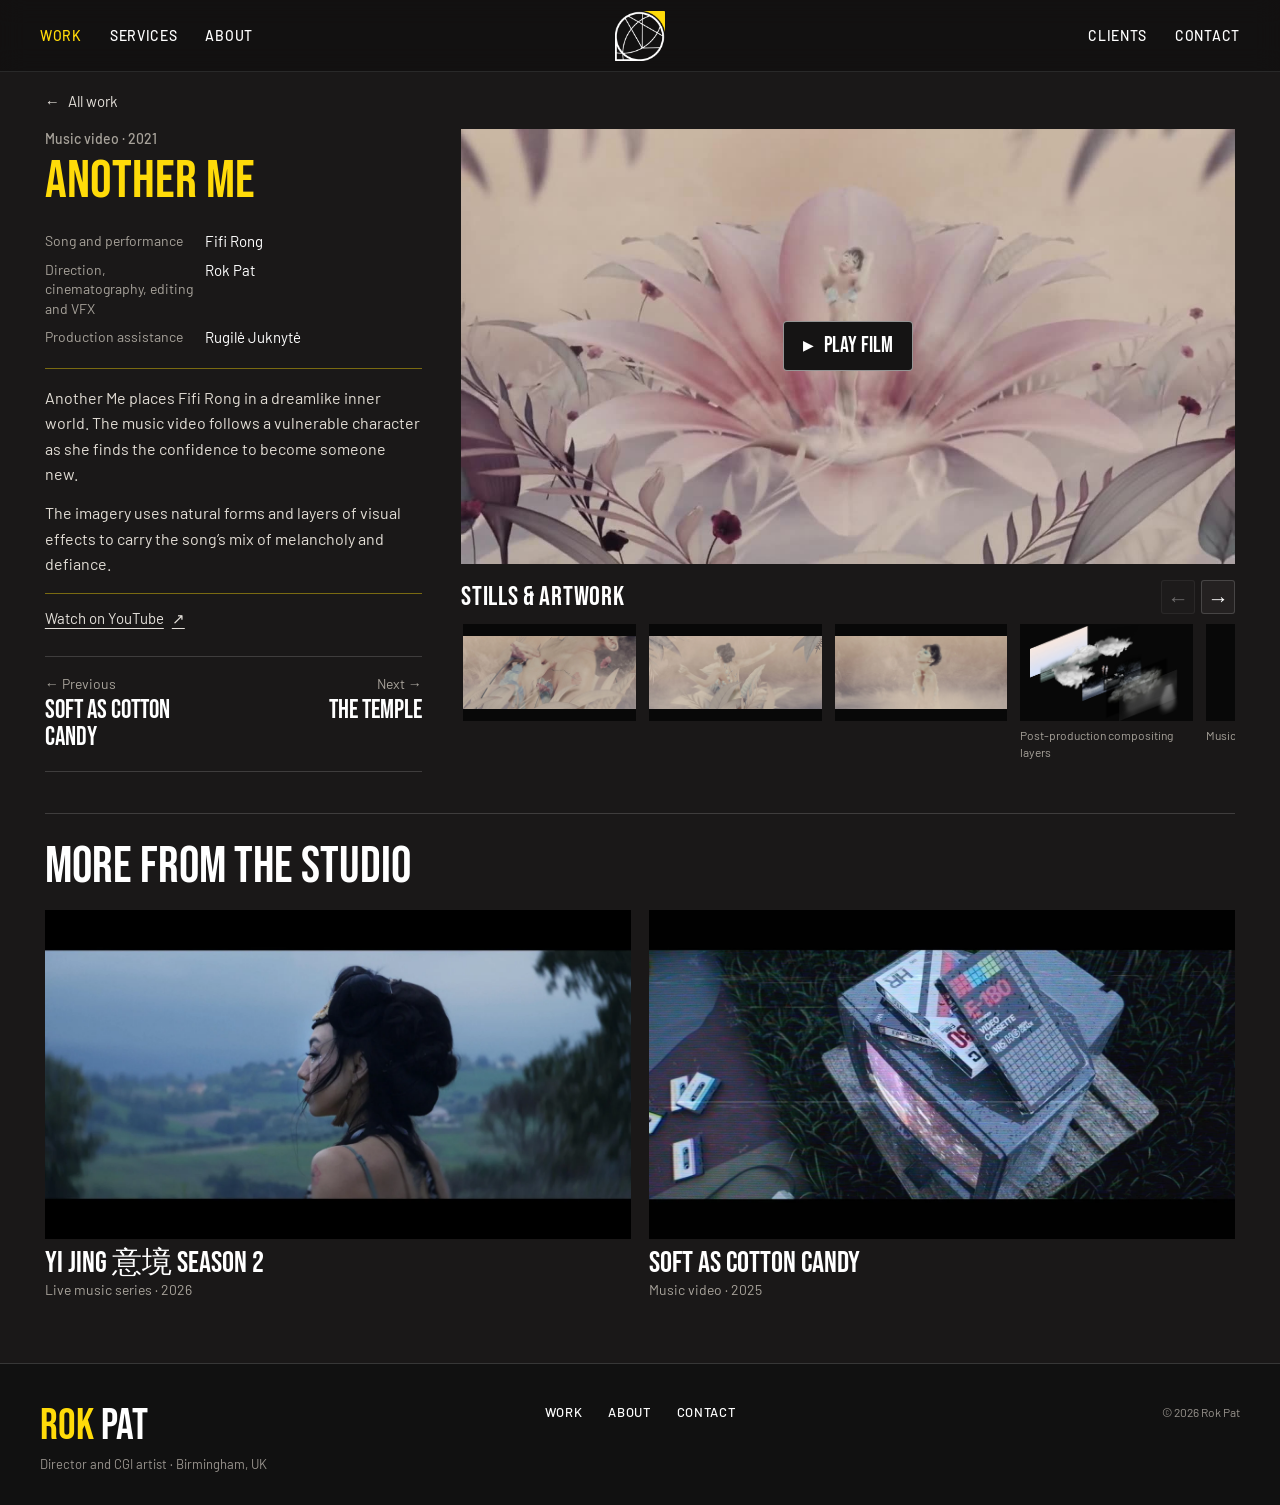
<file: projects/another-me.html>
<!doctype html>
<html lang="en">
<head>
  <meta charset="utf-8" />
  <meta name="viewport" content="width=device-width, initial-scale=1, viewport-fit=cover" />
  <meta name="theme-color" content="#1A1818" />
  <meta name="description" content="Another Me places Fifi Rong in a dreamlike inner world. The music video follows a vulnerable character as she finds the confidence to become someone new." />
  <title>Another Me | Rok Pat</title>
  <link rel="canonical" href="https://goreadyconsulting.github.io/Rokpat/projects/another-me.html" />
  <meta property="og:type" content="website" />
  <meta property="og:site_name" content="Rok Pat" />
  <meta property="og:title" content="Another Me | Rok Pat" />
  <meta property="og:description" content="Another Me places Fifi Rong in a dreamlike inner world. The music video follows a vulnerable character as she finds the confidence to become someone new." />
  <meta property="og:url" content="https://goreadyconsulting.github.io/Rokpat/projects/another-me.html" />
  <meta property="og:image" content="https://goreadyconsulting.github.io/Rokpat/assets/posters/another-me.jpg" />
  <meta property="og:image:alt" content="Another Me music video still" />
  <meta name="twitter:card" content="summary_large_image" />
  <link rel="preconnect" href="https://fonts.googleapis.com">
  <link rel="preconnect" href="https://fonts.gstatic.com" crossorigin>
  <link href="https://fonts.googleapis.com/css2?family=Bebas+Neue&family=Barlow:wght@400;500;600&display=swap" rel="stylesheet">
  <link rel="stylesheet" href="../style.css" />
  <link rel="stylesheet" href="../work.css?v=20261107-revisions" />
  <link rel="stylesheet" href="../project.css?v=20261108-gallery" />
  <link rel="stylesheet" href="../desktop.css?v=20261107-desktop" />
  <link rel="stylesheet" href="../mobile.css?v=20261108-phone" media="(max-width:767px)" />
</head>
<body class="work-page project-page">
  <header class="site-header work-header">
    <nav class="work-nav" aria-label="Primary navigation">
      <div class="work-nav-group">
        <a href="../work.html" aria-current="true">Work</a>
        <a href="../index.html#services">Services</a>
        <a href="../about.html">About</a>
      </div>
      <a class="work-mark" href="../index.html" aria-label="Rok Pat home"><img src="../assets/brand/rp-symbol.png" alt="" /></a>
      <div class="work-nav-group work-nav-right">
        <a href="../index.html#clients">Clients</a>
        <a href="../contact.html">Contact</a>
      </div>
    </nav>
    <button class="menu-button" type="button" aria-label="Open menu" aria-expanded="false"><span></span><span></span></button>
  </header>

  <div class="mobile-menu" aria-hidden="true">
    <a href="../work.html" aria-current="true">Work</a>
    <a href="../index.html#services">Services</a>
    <a href="../about.html">About</a>
    <a href="../index.html#clients">Clients</a>
    <a href="../contact.html">Contact</a>
  </div>

  <main class="project-shell">
    <a class="project-back" href="../work.html#work-grid"><span aria-hidden="true">←</span> All work</a>
    <div class="project-layout">
      <div class="project-story">
        <header class="project-intro">
          <p class="project-kind">Music video <span aria-hidden="true">·</span> 2021</p>
          <h1>Another Me</h1>
        </header>
        <section class="project-details" aria-label="About the project">
          <dl class="project-credits" aria-label="Credits">
            <div><dt>Song and performance</dt><dd>Fifi Rong</dd></div>
            <div><dt>Direction, cinematography, editing and VFX</dt><dd>Rok Pat</dd></div>
            <div><dt>Production assistance</dt><dd>Rugilė Juknytė</dd></div>
          </dl>
          <div class="project-description">
            <p>Another Me places Fifi Rong in a dreamlike inner world. The music video follows a vulnerable character as she finds the confidence to become someone new.</p>
            <p>The imagery uses natural forms and layers of visual effects to carry the song’s mix of melancholy and defiance.</p>
          </div>
          <nav class="project-watch" aria-label="Watch and related links">
            <a class="project-source" href="https://www.youtube.com/watch?v=RQhLc14l1GQ" target="_blank" rel="noreferrer">Watch on YouTube <span aria-hidden="true">↗</span></a>
          </nav>
        </section>
        <nav class="project-pagination" aria-label="Project navigation">
          <a href="soft-as-cotton-candy.html"><small><span aria-hidden="true">←</span> Previous</small><strong>Soft as Cotton Candy</strong></a>
          <a href="the-temple.html"><small>Next <span aria-hidden="true">→</span></small><strong>The Temple</strong></a>
        </nav>
      </div>
      <div class="project-visuals">
        <div class="project-media" id="project-media">
          <img src="../assets/posters/another-me.jpg" alt="Another Me music video still" />
          <a class="project-play" href="https://www.youtube.com/watch?v=RQhLc14l1GQ" target="_blank" rel="noreferrer" data-video-id="RQhLc14l1GQ" data-video-title="Another Me">
            <span aria-hidden="true">▶</span> Play film
          </a>
        </div>
        <section class="project-assets" aria-labelledby="project-assets-title">
          <div class="project-assets-bar">
            <h2 id="project-assets-title">Stills &amp; artwork</h2>
            <div class="project-assets-controls" role="group" aria-label="Gallery controls" hidden>
              <button type="button" data-gallery-step="-1" aria-label="Previous stills" aria-controls="project-gallery">←</button>
              <button type="button" data-gallery-step="1" aria-label="Next stills" aria-controls="project-gallery">→</button>
            </div>
          </div>
          <div class="project-gallery" id="project-gallery" role="group" aria-label="Project images" tabindex="0">
            <figure><a class="project-still" href="../assets/projects/another-me-01.webp" target="_blank" rel="noreferrer"><img src="../assets/projects/another-me-01.webp" width="1400" height="596" alt="Fifi Rong surrounded by pale foliage" loading="lazy" decoding="async" /></a></figure>
            <figure><a class="project-still" href="../assets/projects/another-me-02.webp" target="_blank" rel="noreferrer"><img src="../assets/projects/another-me-02.webp" width="1400" height="596" alt="A figure among translucent leaves" loading="lazy" decoding="async" /></a></figure>
            <figure><a class="project-still" href="../assets/projects/another-me-03.webp" target="_blank" rel="noreferrer"><img src="../assets/projects/another-me-03.webp" width="1400" height="596" alt="Portrait of Fifi Rong in a soft, dreamlike landscape" loading="lazy" decoding="async" /></a></figure>
            <figure><a class="project-still" href="../assets/projects/another-me-04.webp" target="_blank" rel="noreferrer"><img src="../assets/projects/another-me-04.webp" width="1263" height="804" alt="Post-production compositing layers" loading="lazy" decoding="async" /></a><figcaption>Post-production compositing layers</figcaption></figure>
            <figure><a class="project-still" href="../assets/projects/another-me-05.webp" target="_blank" rel="noreferrer"><img src="../assets/projects/another-me-05.webp" width="871" height="1200" alt="Music video storyboard" loading="lazy" decoding="async" /></a><figcaption>Music video storyboard</figcaption></figure>
          </div>
        </section>
      </div>
    </div>
    <section class="project-suggestions" aria-labelledby="suggestions-title">
      <h2 id="suggestions-title">More from the studio</h2>
      <div class="suggested-grid">
        <a href="yi-jing-s1.html">
          <img src="../assets/projects/yi-jing-s1-02.webp" alt="" loading="lazy" decoding="async" />
          <h3>Yi Jing 意境 Season 1</h3>
          <p>Live music series <span aria-hidden="true">·</span> 2021</p>
        </a>
        <a href="yi-jing-s2.html">
          <img src="../assets/posters/yijing-s2.webp" alt="" loading="lazy" decoding="async" />
          <h3>Yi Jing 意境 Season 2</h3>
          <p>Live music series <span aria-hidden="true">·</span> 2026</p>
        </a>
      </div>
    </section>
  </main>

  <footer class="work-footer">
    <div><strong><span>ROK</span> PAT</strong><small>Director and CGI artist · Birmingham, UK</small></div>
    <nav aria-label="Footer links"><a href="../work.html">Work</a><a href="../about.html">About</a><a href="../contact.html">Contact</a></nav>
    <span>© <span data-copyright-year>2026</span> Rok Pat</span>
  </footer>
  <script src="../site.js?v=20261108-nav"></script>
  <script src="../project.js?v=20261108-studio"></script>
</body>
</html>
</file>
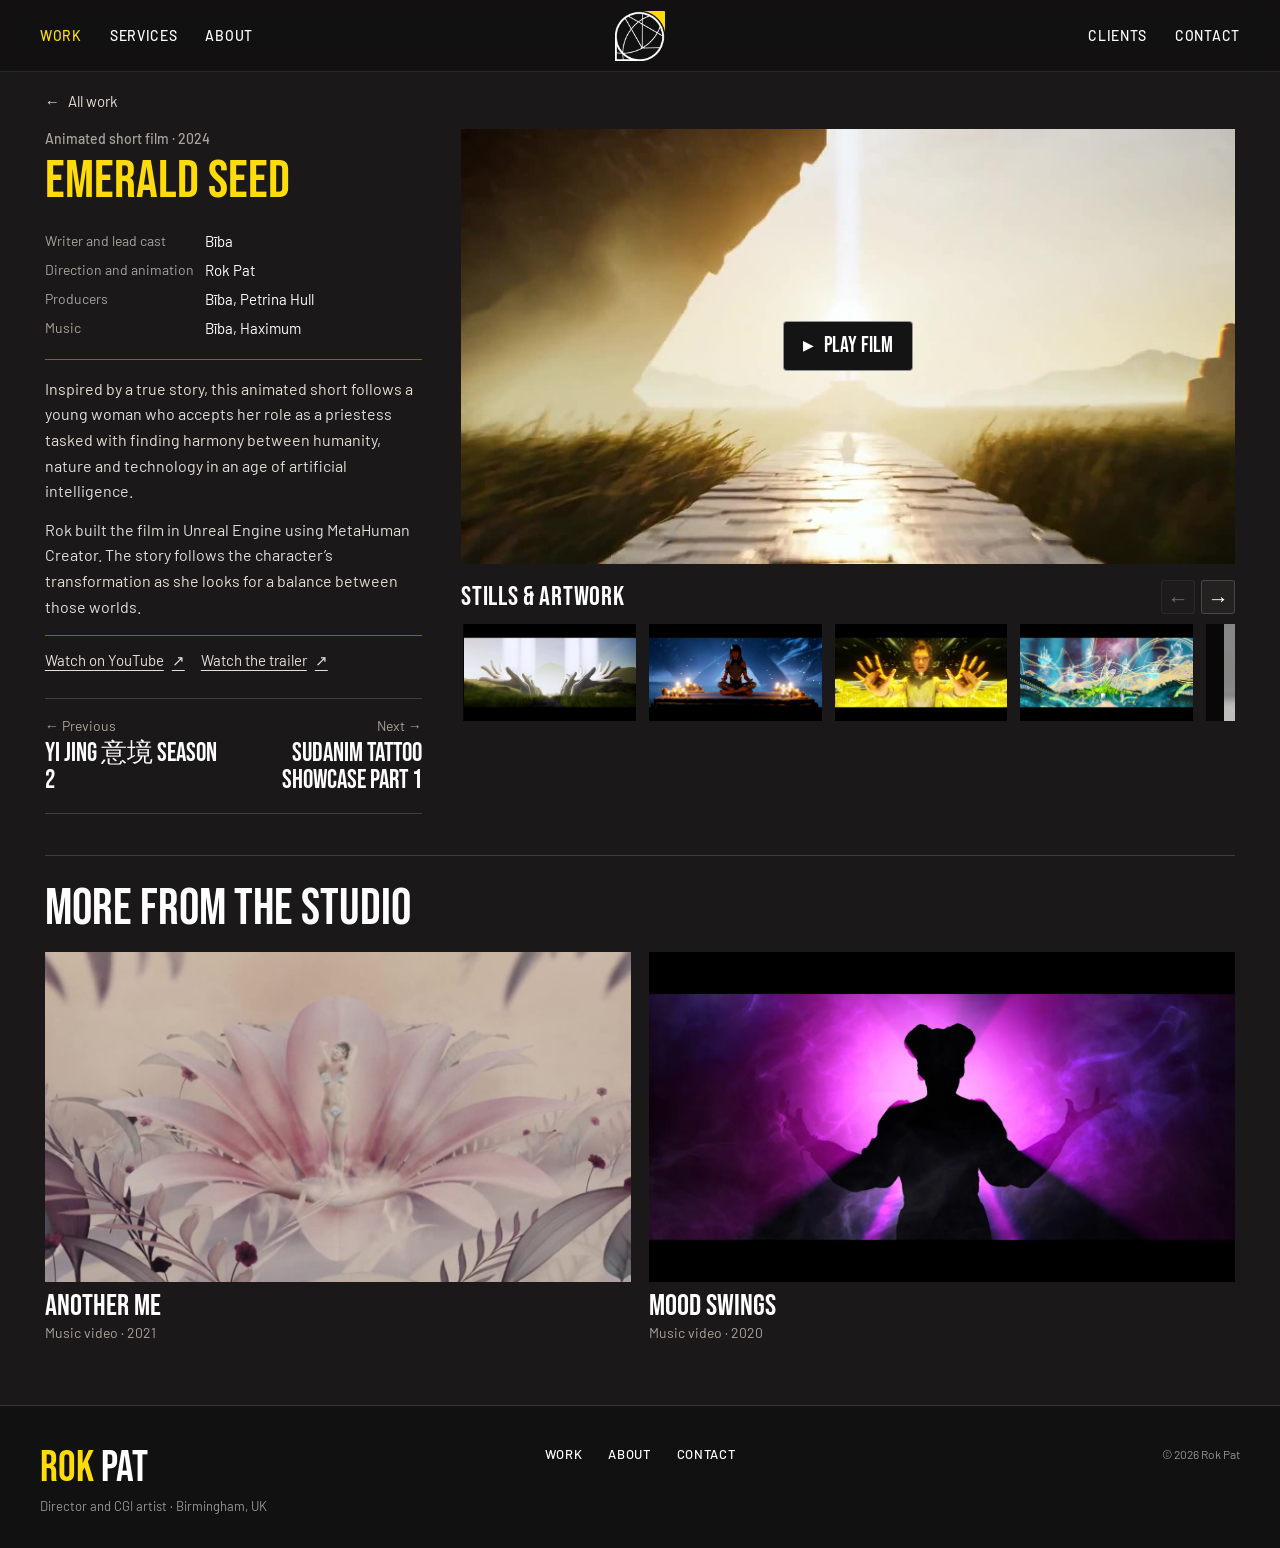
<file: projects/emerald-seed.html>
<!doctype html>
<html lang="en">
<head>
  <meta charset="utf-8" />
  <meta name="viewport" content="width=device-width, initial-scale=1, viewport-fit=cover" />
  <meta name="theme-color" content="#1A1818" />
  <meta name="description" content="Inspired by a true story, this animated short follows a young woman who accepts her role as a priestess tasked with finding harmony between humanity, nature and technology in an age of artificial intelligence." />
  <title>Emerald Seed | Rok Pat</title>
  <link rel="canonical" href="https://goreadyconsulting.github.io/Rokpat/projects/emerald-seed.html" />
  <meta property="og:type" content="website" />
  <meta property="og:site_name" content="Rok Pat" />
  <meta property="og:title" content="Emerald Seed | Rok Pat" />
  <meta property="og:description" content="Inspired by a true story, this animated short follows a young woman who accepts her role as a priestess tasked with finding harmony between humanity, nature and technology in an age of artificial intelligence." />
  <meta property="og:url" content="https://goreadyconsulting.github.io/Rokpat/projects/emerald-seed.html" />
  <meta property="og:image" content="https://goreadyconsulting.github.io/Rokpat/assets/posters/emerald.jpg" />
  <meta property="og:image:alt" content="Emerald Seed film still" />
  <meta name="twitter:card" content="summary_large_image" />
  <link rel="preconnect" href="https://fonts.googleapis.com">
  <link rel="preconnect" href="https://fonts.gstatic.com" crossorigin>
  <link href="https://fonts.googleapis.com/css2?family=Bebas+Neue&family=Barlow:wght@400;500;600&display=swap" rel="stylesheet">
  <link rel="stylesheet" href="../style.css" />
  <link rel="stylesheet" href="../work.css?v=20261107-revisions" />
  <link rel="stylesheet" href="../project.css?v=20261108-gallery" />
  <link rel="stylesheet" href="../desktop.css?v=20261107-desktop" />
  <link rel="stylesheet" href="../mobile.css?v=20261108-phone" media="(max-width:767px)" />
</head>
<body class="work-page project-page">
  <header class="site-header work-header">
    <nav class="work-nav" aria-label="Primary navigation">
      <div class="work-nav-group">
        <a href="../work.html" aria-current="true">Work</a>
        <a href="../index.html#services">Services</a>
        <a href="../about.html">About</a>
      </div>
      <a class="work-mark" href="../index.html" aria-label="Rok Pat home"><img src="../assets/brand/rp-symbol.png" alt="" /></a>
      <div class="work-nav-group work-nav-right">
        <a href="../index.html#clients">Clients</a>
        <a href="../contact.html">Contact</a>
      </div>
    </nav>
    <button class="menu-button" type="button" aria-label="Open menu" aria-expanded="false"><span></span><span></span></button>
  </header>

  <div class="mobile-menu" aria-hidden="true">
    <a href="../work.html" aria-current="true">Work</a>
    <a href="../index.html#services">Services</a>
    <a href="../about.html">About</a>
    <a href="../index.html#clients">Clients</a>
    <a href="../contact.html">Contact</a>
  </div>

  <main class="project-shell">
    <a class="project-back" href="../work.html#work-grid"><span aria-hidden="true">←</span> All work</a>
    <div class="project-layout">
      <div class="project-story">
        <header class="project-intro">
          <p class="project-kind">Animated short film <span aria-hidden="true">·</span> 2024</p>
          <h1>Emerald Seed</h1>
        </header>
        <section class="project-details" aria-label="About the project">
          <dl class="project-credits" aria-label="Credits">
            <div><dt>Writer and lead cast</dt><dd>Bība</dd></div>
            <div><dt>Direction and animation</dt><dd>Rok Pat</dd></div>
            <div><dt>Producers</dt><dd>Bība, Petrina Hull</dd></div>
            <div><dt>Music</dt><dd>Bība, Haximum</dd></div>
          </dl>
          <div class="project-description">
            <p>Inspired by a true story, this animated short follows a young woman who accepts her role as a priestess tasked with finding harmony between humanity, nature and technology in an age of artificial intelligence.</p>
            <p>Rok built the film in Unreal Engine using MetaHuman Creator. The story follows the character’s transformation as she looks for a balance between those worlds.</p>
          </div>
          <nav class="project-watch" aria-label="Watch and related links">
            <a class="project-source" href="https://www.youtube.com/watch?v=wt8E4Kler4k" target="_blank" rel="noreferrer">Watch on YouTube <span aria-hidden="true">↗</span></a>
            <a class="project-source" href="https://www.youtube.com/watch?v=FqLjdEXpmxo" target="_blank" rel="noreferrer">Watch the trailer <span aria-hidden="true">↗</span></a>
          </nav>
        </section>
        <nav class="project-pagination" aria-label="Project navigation">
          <a href="yi-jing-s2.html"><small><span aria-hidden="true">←</span> Previous</small><strong>Yi Jing 意境 Season 2</strong></a>
          <a href="sudanim.html"><small>Next <span aria-hidden="true">→</span></small><strong>SUDANIM Tattoo Showcase Part 1</strong></a>
        </nav>
      </div>
      <div class="project-visuals">
        <div class="project-media" id="project-media">
          <img src="../assets/posters/emerald.jpg" alt="Emerald Seed film still" />
          <a class="project-play" href="https://www.youtube.com/watch?v=wt8E4Kler4k" target="_blank" rel="noreferrer" data-video-id="wt8E4Kler4k" data-video-title="Emerald Seed">
            <span aria-hidden="true">▶</span> Play film
          </a>
        </div>
        <section class="project-assets" aria-labelledby="project-assets-title">
          <div class="project-assets-bar">
            <h2 id="project-assets-title">Stills &amp; artwork</h2>
            <div class="project-assets-controls" role="group" aria-label="Gallery controls" hidden>
              <button type="button" data-gallery-step="-1" aria-label="Previous stills" aria-controls="project-gallery">←</button>
              <button type="button" data-gallery-step="1" aria-label="Next stills" aria-controls="project-gallery">→</button>
            </div>
          </div>
          <div class="project-gallery" id="project-gallery" role="group" aria-label="Project images" tabindex="0">
            <figure><a class="project-still" href="../assets/projects/emerald-seed-01.webp" target="_blank" rel="noreferrer"><img src="../assets/projects/emerald-seed-01.webp" width="1400" height="788" alt="Hands rising from a grassy landscape" loading="lazy" decoding="async" /></a></figure>
            <figure><a class="project-still" href="../assets/projects/emerald-seed-02.webp" target="_blank" rel="noreferrer"><img src="../assets/projects/emerald-seed-02.webp" width="1400" height="788" alt="A figure meditating under a star-filled sky" loading="lazy" decoding="async" /></a></figure>
            <figure><a class="project-still" href="../assets/projects/emerald-seed-03.webp" target="_blank" rel="noreferrer"><img src="../assets/projects/emerald-seed-03.webp" width="1400" height="788" alt="The lead character reaching into golden light" loading="lazy" decoding="async" /></a></figure>
            <figure><a class="project-still" href="../assets/projects/emerald-seed-04.webp" target="_blank" rel="noreferrer"><img src="../assets/projects/emerald-seed-04.webp" width="1400" height="788" alt="An illuminated environment threaded with blue light" loading="lazy" decoding="async" /></a></figure>
            <figure><a class="project-still" href="../assets/projects/emerald-seed-05.webp" target="_blank" rel="noreferrer"><img src="../assets/projects/emerald-seed-05.webp" width="1400" height="990" alt="Front and rear views of the character design" loading="lazy" decoding="async" /></a></figure>
          </div>
        </section>
      </div>
    </div>
    <section class="project-suggestions" aria-labelledby="suggestions-title">
      <h2 id="suggestions-title">More from the studio</h2>
      <div class="suggested-grid">
        <a href="the-temple.html">
          <img src="../assets/projects/the-temple-01.webp" alt="" loading="lazy" decoding="async" />
          <h3>The Temple</h3>
          <p>Environment design <span aria-hidden="true">·</span> 2024</p>
        </a>
        <a href="yi-jing-s2.html">
          <img src="../assets/posters/yijing-s2.webp" alt="" loading="lazy" decoding="async" />
          <h3>Yi Jing 意境 Season 2</h3>
          <p>Live music series <span aria-hidden="true">·</span> 2026</p>
        </a>
      </div>
    </section>
  </main>

  <footer class="work-footer">
    <div><strong><span>ROK</span> PAT</strong><small>Director and CGI artist · Birmingham, UK</small></div>
    <nav aria-label="Footer links"><a href="../work.html">Work</a><a href="../about.html">About</a><a href="../contact.html">Contact</a></nav>
    <span>© <span data-copyright-year>2026</span> Rok Pat</span>
  </footer>
  <script src="../site.js?v=20261108-nav"></script>
  <script src="../project.js?v=20261108-studio"></script>
</body>
</html>
</file>
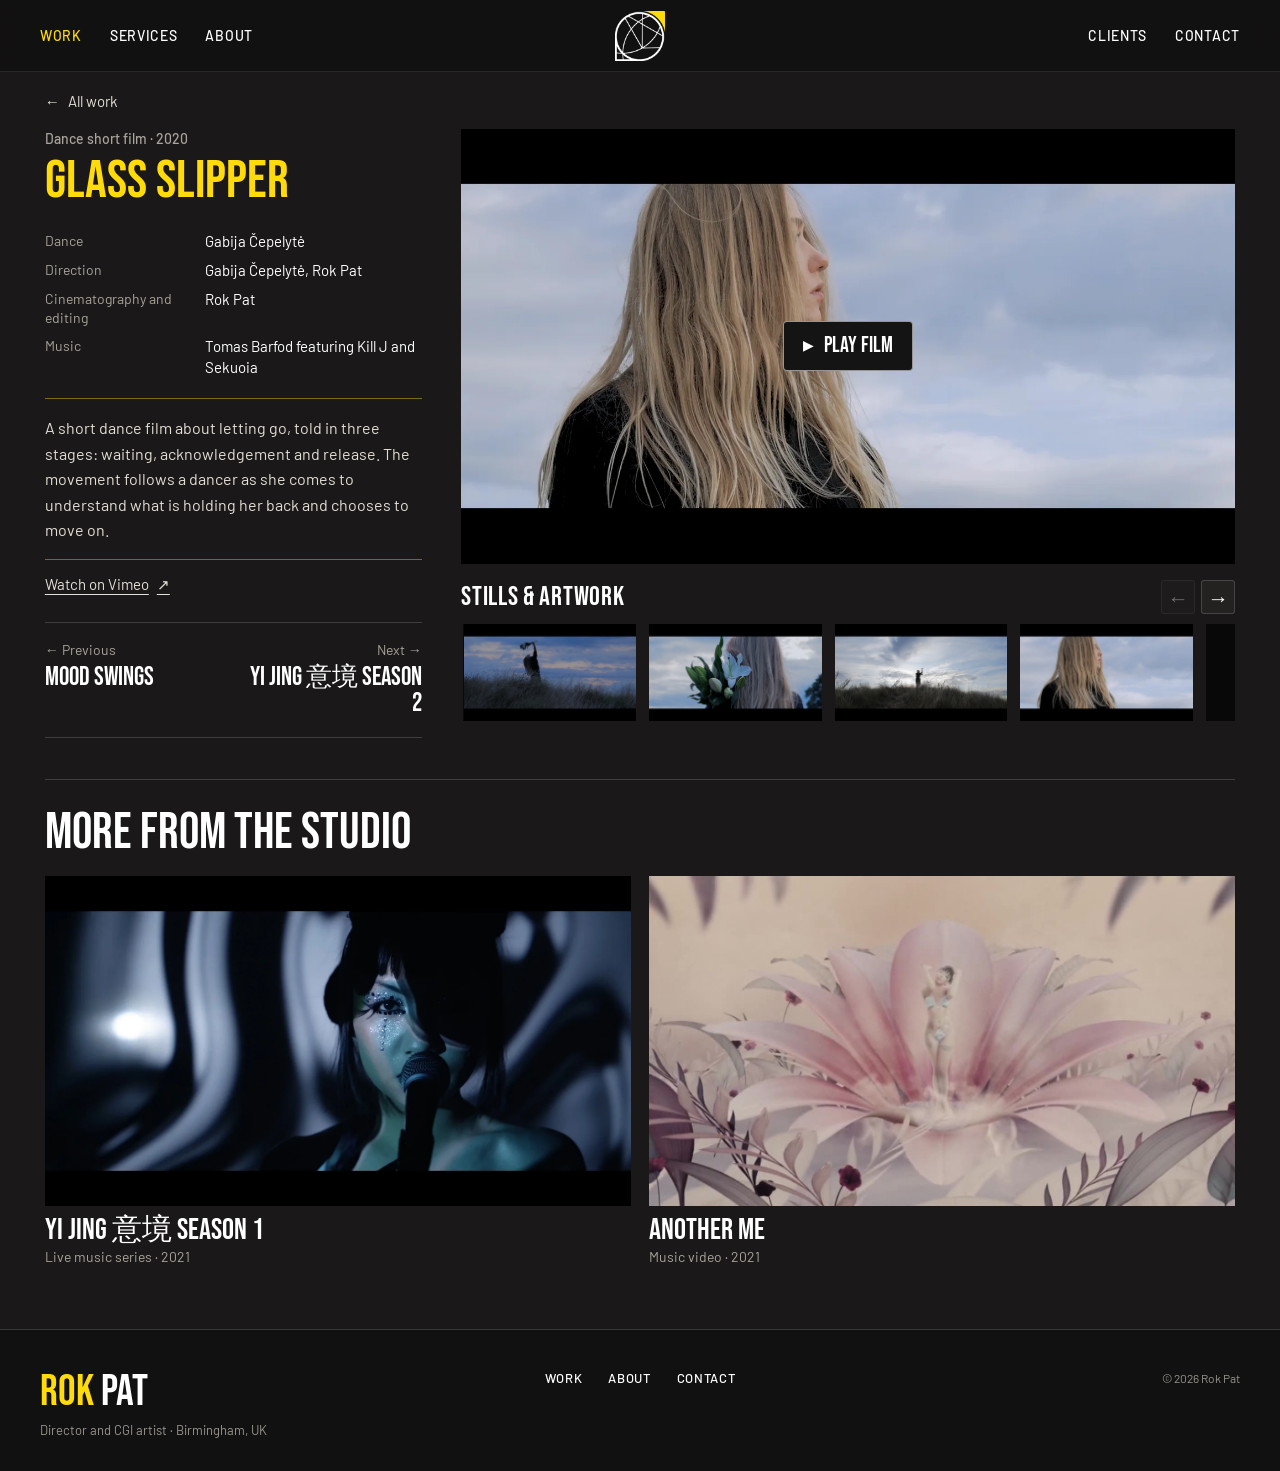
<file: projects/glass-slipper.html>
<!doctype html>
<html lang="en">
<head>
  <meta charset="utf-8" />
  <meta name="viewport" content="width=device-width, initial-scale=1, viewport-fit=cover" />
  <meta name="theme-color" content="#1A1818" />
  <meta name="description" content="A short dance film about letting go, told in three stages: waiting, acknowledgement and release. The movement follows a dancer as she comes to understand what is holding her back and chooses to move on." />
  <title>Glass Slipper | Rok Pat</title>
  <link rel="canonical" href="https://goreadyconsulting.github.io/Rokpat/projects/glass-slipper.html" />
  <meta property="og:type" content="website" />
  <meta property="og:site_name" content="Rok Pat" />
  <meta property="og:title" content="Glass Slipper | Rok Pat" />
  <meta property="og:description" content="A short dance film about letting go, told in three stages: waiting, acknowledgement and release. The movement follows a dancer as she comes to understand what is holding her back and chooses to move on." />
  <meta property="og:url" content="https://goreadyconsulting.github.io/Rokpat/projects/glass-slipper.html" />
  <meta property="og:image" content="https://goreadyconsulting.github.io/Rokpat/assets/projects/glass-slipper-05.webp" />
  <meta property="og:image:alt" content="A dancer looking towards a cloudy sky" />
  <meta name="twitter:card" content="summary_large_image" />
  <link rel="preconnect" href="https://fonts.googleapis.com">
  <link rel="preconnect" href="https://fonts.gstatic.com" crossorigin>
  <link href="https://fonts.googleapis.com/css2?family=Bebas+Neue&family=Barlow:wght@400;500;600&display=swap" rel="stylesheet">
  <link rel="stylesheet" href="../style.css" />
  <link rel="stylesheet" href="../work.css?v=20261107-revisions" />
  <link rel="stylesheet" href="../project.css?v=20261108-gallery" />
  <link rel="stylesheet" href="../desktop.css?v=20261107-desktop" />
  <link rel="stylesheet" href="../mobile.css?v=20261108-phone" media="(max-width:767px)" />
</head>
<body class="work-page project-page">
  <header class="site-header work-header">
    <nav class="work-nav" aria-label="Primary navigation">
      <div class="work-nav-group">
        <a href="../work.html" aria-current="true">Work</a>
        <a href="../index.html#services">Services</a>
        <a href="../about.html">About</a>
      </div>
      <a class="work-mark" href="../index.html" aria-label="Rok Pat home"><img src="../assets/brand/rp-symbol.png" alt="" /></a>
      <div class="work-nav-group work-nav-right">
        <a href="../index.html#clients">Clients</a>
        <a href="../contact.html">Contact</a>
      </div>
    </nav>
    <button class="menu-button" type="button" aria-label="Open menu" aria-expanded="false"><span></span><span></span></button>
  </header>

  <div class="mobile-menu" aria-hidden="true">
    <a href="../work.html" aria-current="true">Work</a>
    <a href="../index.html#services">Services</a>
    <a href="../about.html">About</a>
    <a href="../index.html#clients">Clients</a>
    <a href="../contact.html">Contact</a>
  </div>

  <main class="project-shell">
    <a class="project-back" href="../work.html#work-grid"><span aria-hidden="true">←</span> All work</a>
    <div class="project-layout">
      <div class="project-story">
        <header class="project-intro">
          <p class="project-kind">Dance short film <span aria-hidden="true">·</span> 2020</p>
          <h1>Glass Slipper</h1>
        </header>
        <section class="project-details" aria-label="About the project">
          <dl class="project-credits" aria-label="Credits">
            <div><dt>Dance</dt><dd>Gabija Čepelytė</dd></div>
            <div><dt>Direction</dt><dd>Gabija Čepelytė, Rok Pat</dd></div>
            <div><dt>Cinematography and editing</dt><dd>Rok Pat</dd></div>
            <div><dt>Music</dt><dd>Tomas Barfod featuring Kill J and Sekuoia</dd></div>
          </dl>
          <div class="project-description">
            <p>A short dance film about letting go, told in three stages: waiting, acknowledgement and release. The movement follows a dancer as she comes to understand what is holding her back and chooses to move on.</p>
          </div>
          <nav class="project-watch" aria-label="Watch and related links">
            <a class="project-source" href="https://vimeo.com/485186736" target="_blank" rel="noreferrer">Watch on Vimeo <span aria-hidden="true">↗</span></a>
          </nav>
        </section>
        <nav class="project-pagination" aria-label="Project navigation">
          <a href="mood-swings.html"><small><span aria-hidden="true">←</span> Previous</small><strong>Mood Swings</strong></a>
          <a href="yi-jing-s2.html"><small>Next <span aria-hidden="true">→</span></small><strong>Yi Jing 意境 Season 2</strong></a>
        </nav>
      </div>
      <div class="project-visuals">
        <div class="project-media" id="project-media">
          <img src="../assets/projects/glass-slipper-05.webp" alt="A dancer looking towards a cloudy sky" />
          <a class="project-play" href="https://vimeo.com/485186736" target="_blank" rel="noreferrer" data-video-id="485186736" data-video-provider="vimeo" data-video-title="Glass Slipper">
            <span aria-hidden="true">▶</span> Play film
          </a>
        </div>
        <section class="project-assets" aria-labelledby="project-assets-title">
          <div class="project-assets-bar">
            <h2 id="project-assets-title">Stills &amp; artwork</h2>
            <div class="project-assets-controls" role="group" aria-label="Gallery controls" hidden>
              <button type="button" data-gallery-step="-1" aria-label="Previous stills" aria-controls="project-gallery">←</button>
              <button type="button" data-gallery-step="1" aria-label="Next stills" aria-controls="project-gallery">→</button>
            </div>
          </div>
          <div class="project-gallery" id="project-gallery" role="group" aria-label="Project images" tabindex="0">
            <figure><a class="project-still" href="../assets/projects/glass-slipper-02.webp" target="_blank" rel="noreferrer"><img src="../assets/projects/glass-slipper-02.webp" width="1400" height="788" alt="A dancer reaching upwards in a windswept field" loading="lazy" decoding="async" /></a></figure>
            <figure><a class="project-still" href="../assets/projects/glass-slipper-03.webp" target="_blank" rel="noreferrer"><img src="../assets/projects/glass-slipper-03.webp" width="1400" height="788" alt="Close-up of the dancer holding flowers" loading="lazy" decoding="async" /></a></figure>
            <figure><a class="project-still" href="../assets/projects/glass-slipper-04.webp" target="_blank" rel="noreferrer"><img src="../assets/projects/glass-slipper-04.webp" width="1400" height="788" alt="A solitary dancer at the horizon" loading="lazy" decoding="async" /></a></figure>
            <figure><a class="project-still" href="../assets/projects/glass-slipper-05.webp" target="_blank" rel="noreferrer"><img src="../assets/projects/glass-slipper-05.webp" width="1400" height="788" alt="A dancer looking towards a cloudy sky" loading="lazy" decoding="async" /></a></figure>
            <figure><a class="project-still" href="../assets/projects/glass-slipper-01.webp" target="_blank" rel="noreferrer"><img src="../assets/projects/glass-slipper-01.webp" width="771" height="1200" alt="Glass Slipper title artwork" loading="lazy" decoding="async" /></a></figure>
          </div>
        </section>
      </div>
    </div>
    <section class="project-suggestions" aria-labelledby="suggestions-title">
      <h2 id="suggestions-title">More from the studio</h2>
      <div class="suggested-grid">
        <a href="mood-swings.html">
          <img src="../assets/projects/mood-swings-01.webp" alt="" loading="lazy" decoding="async" />
          <h3>Mood Swings</h3>
          <p>Music video <span aria-hidden="true">·</span> 2020</p>
        </a>
        <a href="another-me.html">
          <img src="../assets/posters/another-me.jpg" alt="" loading="lazy" decoding="async" />
          <h3>Another Me</h3>
          <p>Music video <span aria-hidden="true">·</span> 2021</p>
        </a>
      </div>
    </section>
  </main>

  <footer class="work-footer">
    <div><strong><span>ROK</span> PAT</strong><small>Director and CGI artist · Birmingham, UK</small></div>
    <nav aria-label="Footer links"><a href="../work.html">Work</a><a href="../about.html">About</a><a href="../contact.html">Contact</a></nav>
    <span>© <span data-copyright-year>2026</span> Rok Pat</span>
  </footer>
  <script src="../site.js?v=20261108-nav"></script>
  <script src="../project.js?v=20261108-studio"></script>
</body>
</html>
</file>
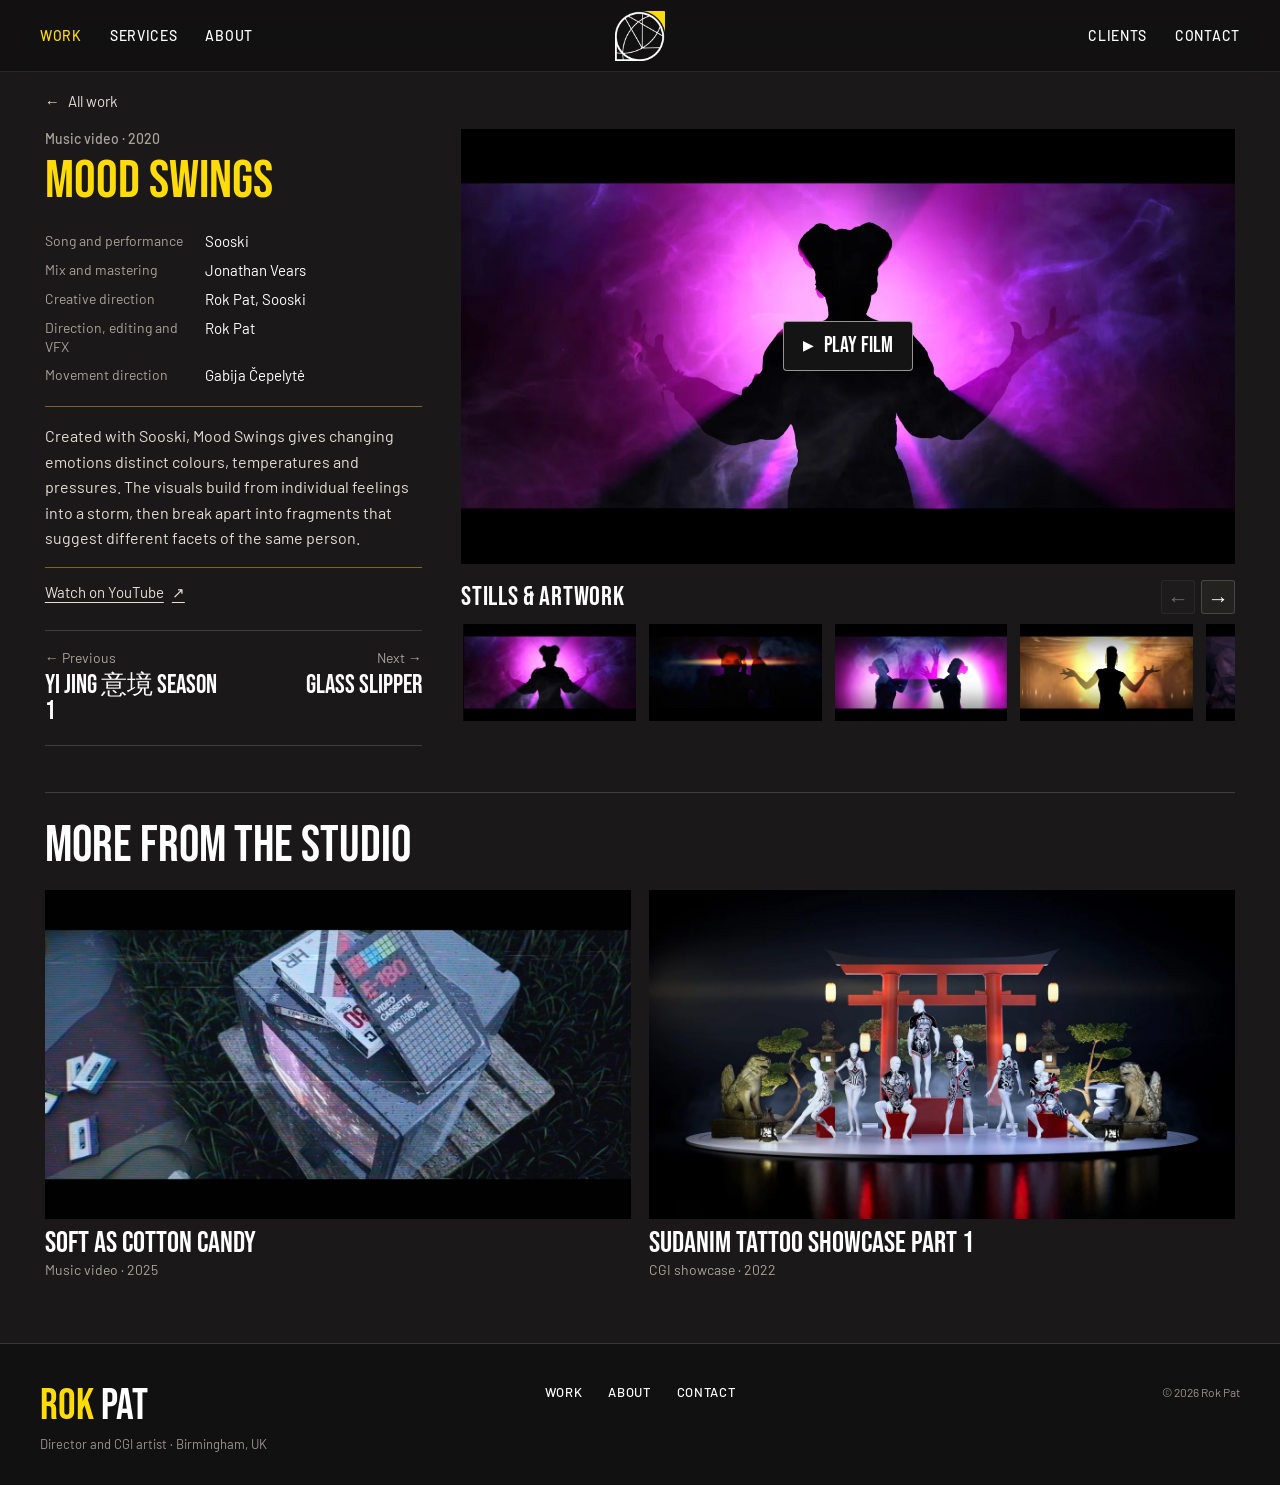
<file: projects/mood-swings.html>
<!doctype html>
<html lang="en">
<head>
  <meta charset="utf-8" />
  <meta name="viewport" content="width=device-width, initial-scale=1, viewport-fit=cover" />
  <meta name="theme-color" content="#1A1818" />
  <meta name="description" content="Created with Sooski, Mood Swings gives changing emotions distinct colours, temperatures and pressures. The visuals build from individual feelings into a storm, then break apart into fragments that suggest different facets of the same person." />
  <title>Mood Swings | Rok Pat</title>
  <link rel="canonical" href="https://goreadyconsulting.github.io/Rokpat/projects/mood-swings.html" />
  <meta property="og:type" content="website" />
  <meta property="og:site_name" content="Rok Pat" />
  <meta property="og:title" content="Mood Swings | Rok Pat" />
  <meta property="og:description" content="Created with Sooski, Mood Swings gives changing emotions distinct colours, temperatures and pressures. The visuals build from individual feelings into a storm, then break apart into fragments that suggest different facets of the same person." />
  <meta property="og:url" content="https://goreadyconsulting.github.io/Rokpat/projects/mood-swings.html" />
  <meta property="og:image" content="https://goreadyconsulting.github.io/Rokpat/assets/projects/mood-swings-01.webp" />
  <meta property="og:image:alt" content="A silhouetted performer against violet light" />
  <meta name="twitter:card" content="summary_large_image" />
  <link rel="preconnect" href="https://fonts.googleapis.com">
  <link rel="preconnect" href="https://fonts.gstatic.com" crossorigin>
  <link href="https://fonts.googleapis.com/css2?family=Bebas+Neue&family=Barlow:wght@400;500;600&display=swap" rel="stylesheet">
  <link rel="stylesheet" href="../style.css" />
  <link rel="stylesheet" href="../work.css?v=20261107-revisions" />
  <link rel="stylesheet" href="../project.css?v=20261108-gallery" />
  <link rel="stylesheet" href="../desktop.css?v=20261107-desktop" />
  <link rel="stylesheet" href="../mobile.css?v=20261108-phone" media="(max-width:767px)" />
</head>
<body class="work-page project-page">
  <header class="site-header work-header">
    <nav class="work-nav" aria-label="Primary navigation">
      <div class="work-nav-group">
        <a href="../work.html" aria-current="true">Work</a>
        <a href="../index.html#services">Services</a>
        <a href="../about.html">About</a>
      </div>
      <a class="work-mark" href="../index.html" aria-label="Rok Pat home"><img src="../assets/brand/rp-symbol.png" alt="" /></a>
      <div class="work-nav-group work-nav-right">
        <a href="../index.html#clients">Clients</a>
        <a href="../contact.html">Contact</a>
      </div>
    </nav>
    <button class="menu-button" type="button" aria-label="Open menu" aria-expanded="false"><span></span><span></span></button>
  </header>

  <div class="mobile-menu" aria-hidden="true">
    <a href="../work.html" aria-current="true">Work</a>
    <a href="../index.html#services">Services</a>
    <a href="../about.html">About</a>
    <a href="../index.html#clients">Clients</a>
    <a href="../contact.html">Contact</a>
  </div>

  <main class="project-shell">
    <a class="project-back" href="../work.html#work-grid"><span aria-hidden="true">←</span> All work</a>
    <div class="project-layout">
      <div class="project-story">
        <header class="project-intro">
          <p class="project-kind">Music video <span aria-hidden="true">·</span> 2020</p>
          <h1>Mood Swings</h1>
        </header>
        <section class="project-details" aria-label="About the project">
          <dl class="project-credits" aria-label="Credits">
            <div><dt>Song and performance</dt><dd>Sooski</dd></div>
            <div><dt>Mix and mastering</dt><dd>Jonathan Vears</dd></div>
            <div><dt>Creative direction</dt><dd>Rok Pat, Sooski</dd></div>
            <div><dt>Direction, editing and VFX</dt><dd>Rok Pat</dd></div>
            <div><dt>Movement direction</dt><dd>Gabija Čepelytė</dd></div>
          </dl>
          <div class="project-description">
            <p>Created with Sooski, Mood Swings gives changing emotions distinct colours, temperatures and pressures. The visuals build from individual feelings into a storm, then break apart into fragments that suggest different facets of the same person.</p>
          </div>
          <nav class="project-watch" aria-label="Watch and related links">
            <a class="project-source" href="https://www.youtube.com/watch?v=ToPW_bGKfCU" target="_blank" rel="noreferrer">Watch on YouTube <span aria-hidden="true">↗</span></a>
          </nav>
        </section>
        <nav class="project-pagination" aria-label="Project navigation">
          <a href="yi-jing-s1.html"><small><span aria-hidden="true">←</span> Previous</small><strong>Yi Jing 意境 Season 1</strong></a>
          <a href="glass-slipper.html"><small>Next <span aria-hidden="true">→</span></small><strong>Glass Slipper</strong></a>
        </nav>
      </div>
      <div class="project-visuals">
        <div class="project-media" id="project-media">
          <img src="../assets/projects/mood-swings-01.webp" alt="A silhouetted performer against violet light" />
          <a class="project-play" href="https://www.youtube.com/watch?v=ToPW_bGKfCU" target="_blank" rel="noreferrer" data-video-id="ToPW_bGKfCU" data-video-title="Mood Swings">
            <span aria-hidden="true">▶</span> Play film
          </a>
        </div>
        <section class="project-assets" aria-labelledby="project-assets-title">
          <div class="project-assets-bar">
            <h2 id="project-assets-title">Stills &amp; artwork</h2>
            <div class="project-assets-controls" role="group" aria-label="Gallery controls" hidden>
              <button type="button" data-gallery-step="-1" aria-label="Previous stills" aria-controls="project-gallery">←</button>
              <button type="button" data-gallery-step="1" aria-label="Next stills" aria-controls="project-gallery">→</button>
            </div>
          </div>
          <div class="project-gallery" id="project-gallery" role="group" aria-label="Project images" tabindex="0">
            <figure><a class="project-still" href="../assets/projects/mood-swings-01.webp" target="_blank" rel="noreferrer"><img src="../assets/projects/mood-swings-01.webp" width="1400" height="788" alt="A silhouetted performer against violet light" loading="lazy" decoding="async" /></a></figure>
            <figure><a class="project-still" href="../assets/projects/mood-swings-02.webp" target="_blank" rel="noreferrer"><img src="../assets/projects/mood-swings-02.webp" width="1400" height="788" alt="A close-up lit by a red horizon" loading="lazy" decoding="async" /></a></figure>
            <figure><a class="project-still" href="../assets/projects/mood-swings-03.webp" target="_blank" rel="noreferrer"><img src="../assets/projects/mood-swings-03.webp" width="1400" height="788" alt="Two silhouettes facing each other in magenta light" loading="lazy" decoding="async" /></a></figure>
            <figure><a class="project-still" href="../assets/projects/mood-swings-04.webp" target="_blank" rel="noreferrer"><img src="../assets/projects/mood-swings-04.webp" width="1400" height="788" alt="A figure silhouetted against amber light" loading="lazy" decoding="async" /></a></figure>
            <figure><a class="project-still" href="../assets/projects/mood-swings-05.webp" target="_blank" rel="noreferrer"><img src="../assets/projects/mood-swings-05.webp" width="1400" height="788" alt="A face broken into purple fragments" loading="lazy" decoding="async" /></a></figure>
            <figure><a class="project-still" href="../assets/projects/mood-swings-06.webp" target="_blank" rel="noreferrer"><img src="../assets/projects/mood-swings-06.webp" width="1400" height="989" alt="Music video storyboard" loading="lazy" decoding="async" /></a><figcaption>Music video storyboard</figcaption></figure>
          </div>
        </section>
      </div>
    </div>
    <section class="project-suggestions" aria-labelledby="suggestions-title">
      <h2 id="suggestions-title">More from the studio</h2>
      <div class="suggested-grid">
        <a href="glass-slipper.html">
          <img src="../assets/projects/glass-slipper-05.webp" alt="" loading="lazy" decoding="async" />
          <h3>Glass Slipper</h3>
          <p>Dance short film <span aria-hidden="true">·</span> 2020</p>
        </a>
        <a href="soft-as-cotton-candy.html">
          <img src="../assets/posters/cotton-candy.webp" alt="" loading="lazy" decoding="async" />
          <h3>Soft as Cotton Candy</h3>
          <p>Music video <span aria-hidden="true">·</span> 2025</p>
        </a>
      </div>
    </section>
  </main>

  <footer class="work-footer">
    <div><strong><span>ROK</span> PAT</strong><small>Director and CGI artist · Birmingham, UK</small></div>
    <nav aria-label="Footer links"><a href="../work.html">Work</a><a href="../about.html">About</a><a href="../contact.html">Contact</a></nav>
    <span>© <span data-copyright-year>2026</span> Rok Pat</span>
  </footer>
  <script src="../site.js?v=20261108-nav"></script>
  <script src="../project.js?v=20261108-studio"></script>
</body>
</html>
</file>
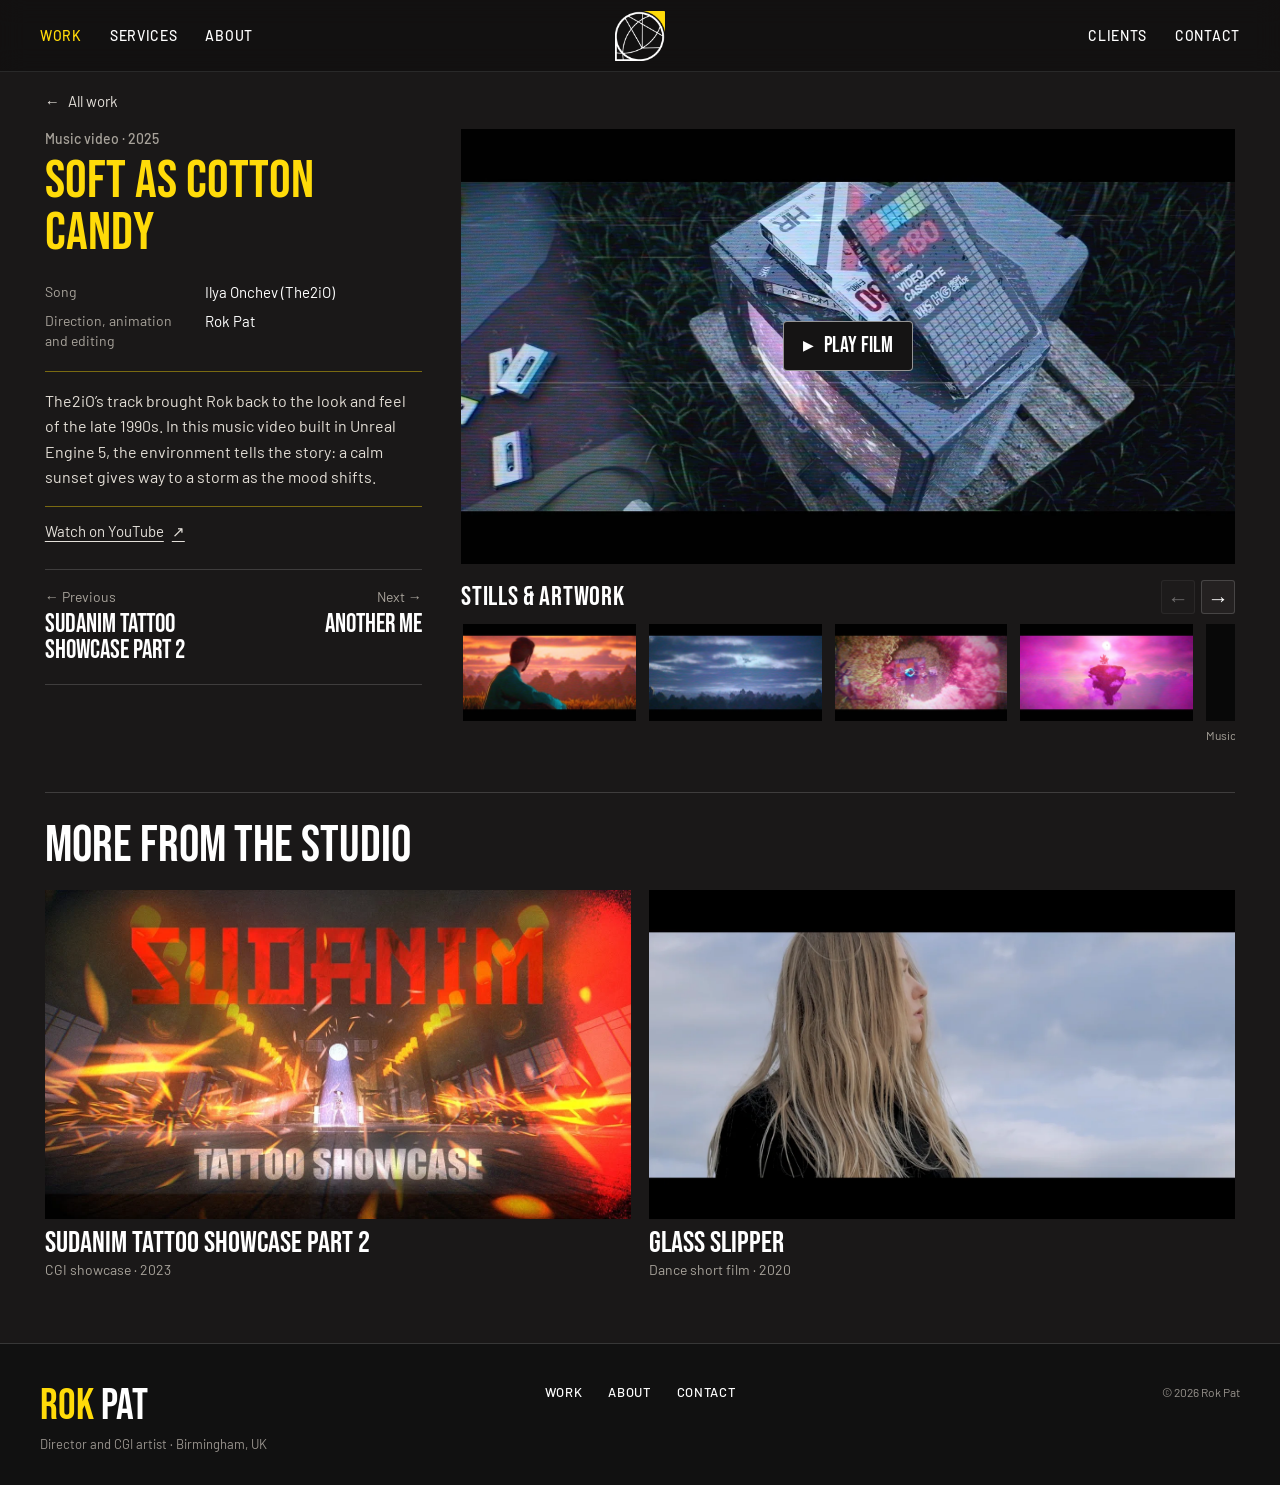
<file: projects/soft-as-cotton-candy.html>
<!doctype html>
<html lang="en">
<head>
  <meta charset="utf-8" />
  <meta name="viewport" content="width=device-width, initial-scale=1, viewport-fit=cover" />
  <meta name="theme-color" content="#1A1818" />
  <meta name="description" content="The2iO’s track brought Rok back to the look and feel of the late 1990s. In this music video built in Unreal Engine 5, the environment tells the story: a calm sunset gives way to a storm as the mood shifts." />
  <title>Soft as Cotton Candy | Rok Pat</title>
  <link rel="canonical" href="https://goreadyconsulting.github.io/Rokpat/projects/soft-as-cotton-candy.html" />
  <meta property="og:type" content="website" />
  <meta property="og:site_name" content="Rok Pat" />
  <meta property="og:title" content="Soft as Cotton Candy | Rok Pat" />
  <meta property="og:description" content="The2iO’s track brought Rok back to the look and feel of the late 1990s. In this music video built in Unreal Engine 5, the environment tells the story: a calm sunset gives way to a storm as the mood shifts." />
  <meta property="og:url" content="https://goreadyconsulting.github.io/Rokpat/projects/soft-as-cotton-candy.html" />
  <meta property="og:image" content="https://goreadyconsulting.github.io/Rokpat/assets/posters/cotton-candy.webp" />
  <meta property="og:image:alt" content="VHS tapes stacked in the grass" />
  <meta name="twitter:card" content="summary_large_image" />
  <link rel="preconnect" href="https://fonts.googleapis.com">
  <link rel="preconnect" href="https://fonts.gstatic.com" crossorigin>
  <link href="https://fonts.googleapis.com/css2?family=Bebas+Neue&family=Barlow:wght@400;500;600&display=swap" rel="stylesheet">
  <link rel="stylesheet" href="../style.css" />
  <link rel="stylesheet" href="../work.css?v=20261107-revisions" />
  <link rel="stylesheet" href="../project.css?v=20261108-gallery" />
  <link rel="stylesheet" href="../desktop.css?v=20261107-desktop" />
  <link rel="stylesheet" href="../mobile.css?v=20261108-phone" media="(max-width:767px)" />
</head>
<body class="work-page project-page">
  <header class="site-header work-header">
    <nav class="work-nav" aria-label="Primary navigation">
      <div class="work-nav-group">
        <a href="../work.html" aria-current="true">Work</a>
        <a href="../index.html#services">Services</a>
        <a href="../about.html">About</a>
      </div>
      <a class="work-mark" href="../index.html" aria-label="Rok Pat home"><img src="../assets/brand/rp-symbol.png" alt="" /></a>
      <div class="work-nav-group work-nav-right">
        <a href="../index.html#clients">Clients</a>
        <a href="../contact.html">Contact</a>
      </div>
    </nav>
    <button class="menu-button" type="button" aria-label="Open menu" aria-expanded="false"><span></span><span></span></button>
  </header>

  <div class="mobile-menu" aria-hidden="true">
    <a href="../work.html" aria-current="true">Work</a>
    <a href="../index.html#services">Services</a>
    <a href="../about.html">About</a>
    <a href="../index.html#clients">Clients</a>
    <a href="../contact.html">Contact</a>
  </div>

  <main class="project-shell">
    <a class="project-back" href="../work.html#work-grid"><span aria-hidden="true">←</span> All work</a>
    <div class="project-layout">
      <div class="project-story">
        <header class="project-intro">
          <p class="project-kind">Music video <span aria-hidden="true">·</span> 2025</p>
          <h1>Soft as Cotton Candy</h1>
        </header>
        <section class="project-details" aria-label="About the project">
          <dl class="project-credits" aria-label="Credits">
            <div><dt>Song</dt><dd>Ilya Onchev (The2iO)</dd></div>
            <div><dt>Direction, animation and editing</dt><dd>Rok Pat</dd></div>
          </dl>
          <div class="project-description">
            <p>The2iO’s track brought Rok back to the look and feel of the late 1990s. In this music video built in Unreal Engine 5, the environment tells the story: a calm sunset gives way to a storm as the mood shifts.</p>
          </div>
          <nav class="project-watch" aria-label="Watch and related links">
            <a class="project-source" href="https://www.youtube.com/watch?v=lWnz9aUGY4c" target="_blank" rel="noreferrer">Watch on YouTube <span aria-hidden="true">↗</span></a>
          </nav>
        </section>
        <nav class="project-pagination" aria-label="Project navigation">
          <a href="sudanim-2.html"><small><span aria-hidden="true">←</span> Previous</small><strong>SUDANIM Tattoo Showcase Part 2</strong></a>
          <a href="another-me.html"><small>Next <span aria-hidden="true">→</span></small><strong>Another Me</strong></a>
        </nav>
      </div>
      <div class="project-visuals">
        <div class="project-media" id="project-media">
          <img src="../assets/posters/cotton-candy.webp" alt="VHS tapes stacked in the grass" />
          <a class="project-play" href="https://www.youtube.com/watch?v=lWnz9aUGY4c" target="_blank" rel="noreferrer" data-video-id="lWnz9aUGY4c" data-video-title="Soft as Cotton Candy">
            <span aria-hidden="true">▶</span> Play film
          </a>
        </div>
        <section class="project-assets" aria-labelledby="project-assets-title">
          <div class="project-assets-bar">
            <h2 id="project-assets-title">Stills &amp; artwork</h2>
            <div class="project-assets-controls" role="group" aria-label="Gallery controls" hidden>
              <button type="button" data-gallery-step="-1" aria-label="Previous stills" aria-controls="project-gallery">←</button>
              <button type="button" data-gallery-step="1" aria-label="Next stills" aria-controls="project-gallery">→</button>
            </div>
          </div>
          <div class="project-gallery" id="project-gallery" role="group" aria-label="Project images" tabindex="0">
            <figure><a class="project-still" href="../assets/projects/soft-as-cotton-candy-01.webp" target="_blank" rel="noreferrer"><img src="../assets/projects/soft-as-cotton-candy-01.webp" width="1400" height="787" alt="A figure looking out over hills at sunset" loading="lazy" decoding="async" /></a></figure>
            <figure><a class="project-still" href="../assets/projects/soft-as-cotton-candy-02.webp" target="_blank" rel="noreferrer"><img src="../assets/projects/soft-as-cotton-candy-02.webp" width="1400" height="787" alt="A storm gathering over distant hills" loading="lazy" decoding="async" /></a></figure>
            <figure><a class="project-still" href="../assets/projects/soft-as-cotton-candy-03.webp" target="_blank" rel="noreferrer"><img src="../assets/projects/soft-as-cotton-candy-03.webp" width="1400" height="787" alt="A bright eye-like form inside pink clouds" loading="lazy" decoding="async" /></a></figure>
            <figure><a class="project-still" href="../assets/projects/soft-as-cotton-candy-04.webp" target="_blank" rel="noreferrer"><img src="../assets/projects/soft-as-cotton-candy-04.webp" width="1400" height="787" alt="A floating landscape silhouetted against a pink sky" loading="lazy" decoding="async" /></a></figure>
            <figure><a class="project-still" href="../assets/projects/soft-as-cotton-candy-05.webp" target="_blank" rel="noreferrer"><img src="../assets/projects/soft-as-cotton-candy-05.webp" width="848" height="1200" alt="Music video storyboard" loading="lazy" decoding="async" /></a><figcaption>Music video storyboard</figcaption></figure>
          </div>
        </section>
      </div>
    </div>
    <section class="project-suggestions" aria-labelledby="suggestions-title">
      <h2 id="suggestions-title">More from the studio</h2>
      <div class="suggested-grid">
        <a href="mood-swings.html">
          <img src="../assets/projects/mood-swings-01.webp" alt="" loading="lazy" decoding="async" />
          <h3>Mood Swings</h3>
          <p>Music video <span aria-hidden="true">·</span> 2020</p>
        </a>
        <a href="yi-jing-s2.html">
          <img src="../assets/posters/yijing-s2.webp" alt="" loading="lazy" decoding="async" />
          <h3>Yi Jing 意境 Season 2</h3>
          <p>Live music series <span aria-hidden="true">·</span> 2026</p>
        </a>
      </div>
    </section>
  </main>

  <footer class="work-footer">
    <div><strong><span>ROK</span> PAT</strong><small>Director and CGI artist · Birmingham, UK</small></div>
    <nav aria-label="Footer links"><a href="../work.html">Work</a><a href="../about.html">About</a><a href="../contact.html">Contact</a></nav>
    <span>© <span data-copyright-year>2026</span> Rok Pat</span>
  </footer>
  <script src="../site.js?v=20261108-nav"></script>
  <script src="../project.js?v=20261108-studio"></script>
</body>
</html>
</file>
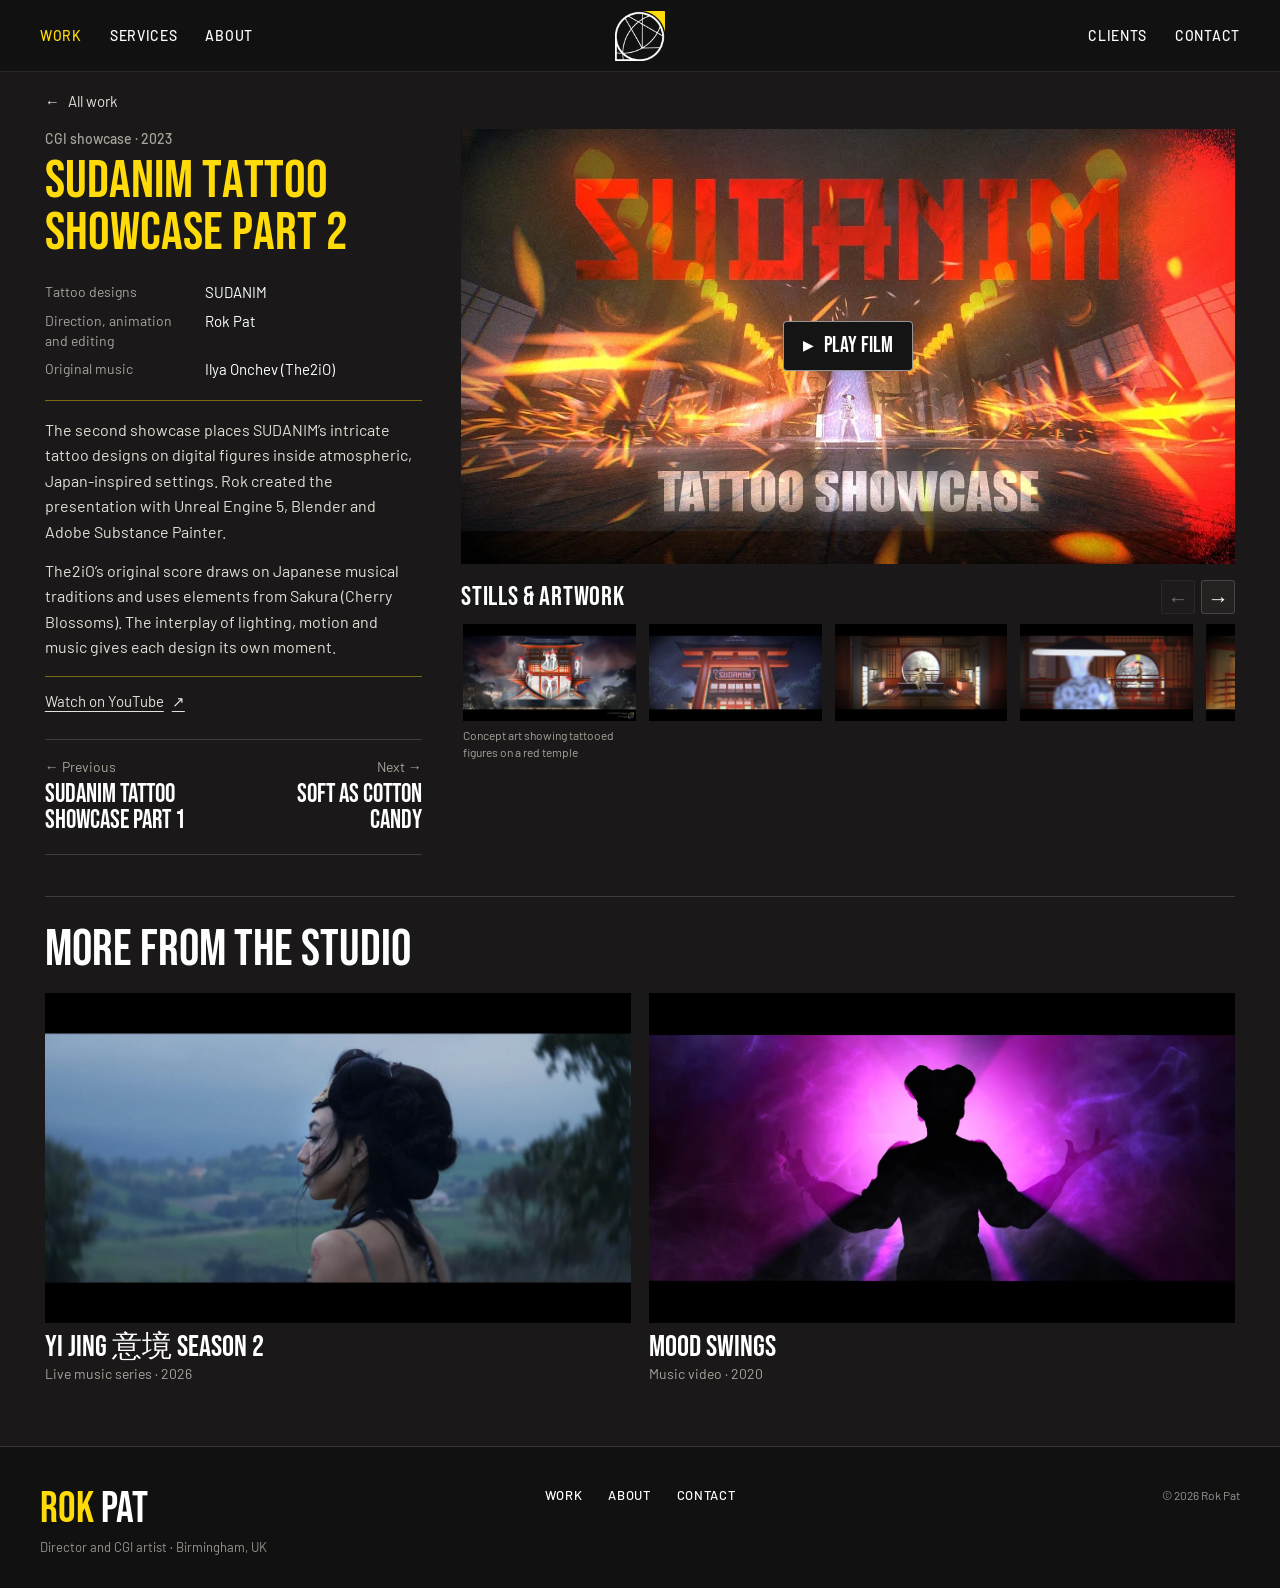
<file: projects/sudanim-2.html>
<!doctype html>
<html lang="en">
<head>
  <meta charset="utf-8" />
  <meta name="viewport" content="width=device-width, initial-scale=1, viewport-fit=cover" />
  <meta name="theme-color" content="#1A1818" />
  <meta name="description" content="The second showcase places SUDANIM’s intricate tattoo designs on digital figures inside atmospheric, Japan-inspired settings. Rok created the presentation with Unreal Engine 5, Blender and Adobe Substance Painter." />
  <title>SUDANIM Tattoo Showcase Part 2 | Rok Pat</title>
  <link rel="canonical" href="https://goreadyconsulting.github.io/Rokpat/projects/sudanim-2.html" />
  <meta property="og:type" content="website" />
  <meta property="og:site_name" content="Rok Pat" />
  <meta property="og:title" content="SUDANIM Tattoo Showcase Part 2 | Rok Pat" />
  <meta property="og:description" content="The second showcase places SUDANIM’s intricate tattoo designs on digital figures inside atmospheric, Japan-inspired settings. Rok created the presentation with Unreal Engine 5, Blender and Adobe Substance Painter." />
  <meta property="og:url" content="https://goreadyconsulting.github.io/Rokpat/projects/sudanim-2.html" />
  <meta property="og:image" content="https://goreadyconsulting.github.io/Rokpat/assets/projects/sudanim-2-video.webp" />
  <meta property="og:image:alt" content="SUDANIM Tattoo Showcase Part 2 video cover" />
  <meta name="twitter:card" content="summary_large_image" />
  <link rel="preconnect" href="https://fonts.googleapis.com">
  <link rel="preconnect" href="https://fonts.gstatic.com" crossorigin>
  <link href="https://fonts.googleapis.com/css2?family=Bebas+Neue&family=Barlow:wght@400;500;600&display=swap" rel="stylesheet">
  <link rel="stylesheet" href="../style.css" />
  <link rel="stylesheet" href="../work.css?v=20261107-revisions" />
  <link rel="stylesheet" href="../project.css?v=20261108-gallery" />
  <link rel="stylesheet" href="../desktop.css?v=20261107-desktop" />
  <link rel="stylesheet" href="../mobile.css?v=20261108-phone" media="(max-width:767px)" />
</head>
<body class="work-page project-page">
  <header class="site-header work-header">
    <nav class="work-nav" aria-label="Primary navigation">
      <div class="work-nav-group">
        <a href="../work.html" aria-current="true">Work</a>
        <a href="../index.html#services">Services</a>
        <a href="../about.html">About</a>
      </div>
      <a class="work-mark" href="../index.html" aria-label="Rok Pat home"><img src="../assets/brand/rp-symbol.png" alt="" /></a>
      <div class="work-nav-group work-nav-right">
        <a href="../index.html#clients">Clients</a>
        <a href="../contact.html">Contact</a>
      </div>
    </nav>
    <button class="menu-button" type="button" aria-label="Open menu" aria-expanded="false"><span></span><span></span></button>
  </header>

  <div class="mobile-menu" aria-hidden="true">
    <a href="../work.html" aria-current="true">Work</a>
    <a href="../index.html#services">Services</a>
    <a href="../about.html">About</a>
    <a href="../index.html#clients">Clients</a>
    <a href="../contact.html">Contact</a>
  </div>

  <main class="project-shell">
    <a class="project-back" href="../work.html#work-grid"><span aria-hidden="true">←</span> All work</a>
    <div class="project-layout">
      <div class="project-story">
        <header class="project-intro">
          <p class="project-kind">CGI showcase <span aria-hidden="true">·</span> 2023</p>
          <h1>SUDANIM Tattoo Showcase Part 2</h1>
        </header>
        <section class="project-details" aria-label="About the project">
          <dl class="project-credits" aria-label="Credits">
            <div><dt>Tattoo designs</dt><dd>SUDANIM</dd></div>
            <div><dt>Direction, animation and editing</dt><dd>Rok Pat</dd></div>
            <div><dt>Original music</dt><dd>Ilya Onchev (The2iO)</dd></div>
          </dl>
          <div class="project-description">
            <p>The second showcase places SUDANIM’s intricate tattoo designs on digital figures inside atmospheric, Japan-inspired settings. Rok created the presentation with Unreal Engine 5, Blender and Adobe Substance Painter.</p>
            <p>The2iO’s original score draws on Japanese musical traditions and uses elements from Sakura (Cherry Blossoms). The interplay of lighting, motion and music gives each design its own moment.</p>
          </div>
          <nav class="project-watch" aria-label="Watch and related links">
            <a class="project-source" href="https://www.youtube.com/watch?v=7uKzViVoVRI" target="_blank" rel="noreferrer">Watch on YouTube <span aria-hidden="true">↗</span></a>
          </nav>
        </section>
        <nav class="project-pagination" aria-label="Project navigation">
          <a href="sudanim.html"><small><span aria-hidden="true">←</span> Previous</small><strong>SUDANIM Tattoo Showcase Part 1</strong></a>
          <a href="soft-as-cotton-candy.html"><small>Next <span aria-hidden="true">→</span></small><strong>Soft as Cotton Candy</strong></a>
        </nav>
      </div>
      <div class="project-visuals">
        <div class="project-media" id="project-media">
          <img src="../assets/projects/sudanim-2-video.webp" alt="SUDANIM Tattoo Showcase Part 2 video cover" />
          <a class="project-play" href="https://www.youtube.com/watch?v=7uKzViVoVRI" target="_blank" rel="noreferrer" data-video-id="7uKzViVoVRI" data-video-title="SUDANIM Tattoo Showcase Part 2">
            <span aria-hidden="true">▶</span> Play film
          </a>
        </div>
        <section class="project-assets" aria-labelledby="project-assets-title">
          <div class="project-assets-bar">
            <h2 id="project-assets-title">Stills &amp; artwork</h2>
            <div class="project-assets-controls" role="group" aria-label="Gallery controls" hidden>
              <button type="button" data-gallery-step="-1" aria-label="Previous stills" aria-controls="project-gallery">←</button>
              <button type="button" data-gallery-step="1" aria-label="Next stills" aria-controls="project-gallery">→</button>
            </div>
          </div>
          <div class="project-gallery" id="project-gallery" role="group" aria-label="Project images" tabindex="0">
            <figure><a class="project-still" href="../assets/projects/sudanim-2-01.webp" target="_blank" rel="noreferrer"><img src="../assets/projects/sudanim-2-01.webp" width="1400" height="787" alt="Concept art showing tattooed figures on a red temple" loading="lazy" decoding="async" /></a><figcaption>Concept art showing tattooed figures on a red temple</figcaption></figure>
            <figure><a class="project-still" href="../assets/projects/sudanim-2-09.webp" target="_blank" rel="noreferrer"><img src="../assets/projects/sudanim-2-09.webp" width="1400" height="787" alt="Red gate carrying the SUDANIM name" loading="lazy" decoding="async" /></a></figure>
            <figure><a class="project-still" href="../assets/projects/sudanim-2-02.webp" target="_blank" rel="noreferrer"><img src="../assets/projects/sudanim-2-02.webp" width="1400" height="787" alt="A figure in a temple room framed by a circular opening" loading="lazy" decoding="async" /></a></figure>
            <figure><a class="project-still" href="../assets/projects/sudanim-2-10.webp" target="_blank" rel="noreferrer"><img src="../assets/projects/sudanim-2-10.webp" width="1400" height="787" alt="Foreground figure with another mannequin visible through a circular opening" loading="lazy" decoding="async" /></a></figure>
            <figure><a class="project-still" href="../assets/projects/sudanim-2-11.webp" target="_blank" rel="noreferrer"><img src="../assets/projects/sudanim-2-11.webp" width="1400" height="787" alt="Tattooed mannequin in a warm wood-panelled room" loading="lazy" decoding="async" /></a></figure>
            <figure><a class="project-still" href="../assets/projects/sudanim-2-03.webp" target="_blank" rel="noreferrer"><img src="../assets/projects/sudanim-2-03.webp" width="1400" height="787" alt="Tattoo detail illuminated by red and amber light" loading="lazy" decoding="async" /></a></figure>
            <figure><a class="project-still" href="../assets/projects/sudanim-2-08.webp" target="_blank" rel="noreferrer"><img src="../assets/projects/sudanim-2-08.webp" width="1400" height="787" alt="Detail of a tattooed mannequin against a city backdrop" loading="lazy" decoding="async" /></a></figure>
            <figure><a class="project-still" href="../assets/projects/sudanim-2-07.webp" target="_blank" rel="noreferrer"><img src="../assets/projects/sudanim-2-07.webp" width="1400" height="787" alt="A tattooed figure beside a glowing window" loading="lazy" decoding="async" /></a></figure>
            <figure><a class="project-still" href="../assets/projects/sudanim-2-06.webp" target="_blank" rel="noreferrer"><img src="../assets/projects/sudanim-2-06.webp" width="1400" height="787" alt="A tattooed mannequin beside a lit circular window" loading="lazy" decoding="async" /></a></figure>
            <figure><a class="project-still" href="../assets/projects/sudanim-2-04.webp" target="_blank" rel="noreferrer"><img src="../assets/projects/sudanim-2-04.webp" width="1400" height="787" alt="Temple façade with mannequins posed on the roof" loading="lazy" decoding="async" /></a></figure>
            <figure><a class="project-still" href="../assets/projects/sudanim-2-05.webp" target="_blank" rel="noreferrer"><img src="../assets/projects/sudanim-2-05.webp" width="1400" height="787" alt="Three tattooed figures wearing broad hats" loading="lazy" decoding="async" /></a></figure>
          </div>
        </section>
      </div>
    </div>
    <section class="project-suggestions" aria-labelledby="suggestions-title">
      <h2 id="suggestions-title">More from the studio</h2>
      <div class="suggested-grid">
        <a href="sudanim.html">
          <img src="../assets/posters/sudanim.webp" alt="" loading="lazy" decoding="async" />
          <h3>SUDANIM Tattoo Showcase Part 1</h3>
          <p>CGI showcase <span aria-hidden="true">·</span> 2022</p>
        </a>
        <a href="the-temple.html">
          <img src="../assets/projects/the-temple-01.webp" alt="" loading="lazy" decoding="async" />
          <h3>The Temple</h3>
          <p>Environment design <span aria-hidden="true">·</span> 2024</p>
        </a>
      </div>
    </section>
  </main>

  <footer class="work-footer">
    <div><strong><span>ROK</span> PAT</strong><small>Director and CGI artist · Birmingham, UK</small></div>
    <nav aria-label="Footer links"><a href="../work.html">Work</a><a href="../about.html">About</a><a href="../contact.html">Contact</a></nav>
    <span>© <span data-copyright-year>2026</span> Rok Pat</span>
  </footer>
  <script src="../site.js?v=20261108-nav"></script>
  <script src="../project.js?v=20261108-studio"></script>
</body>
</html>
</file>
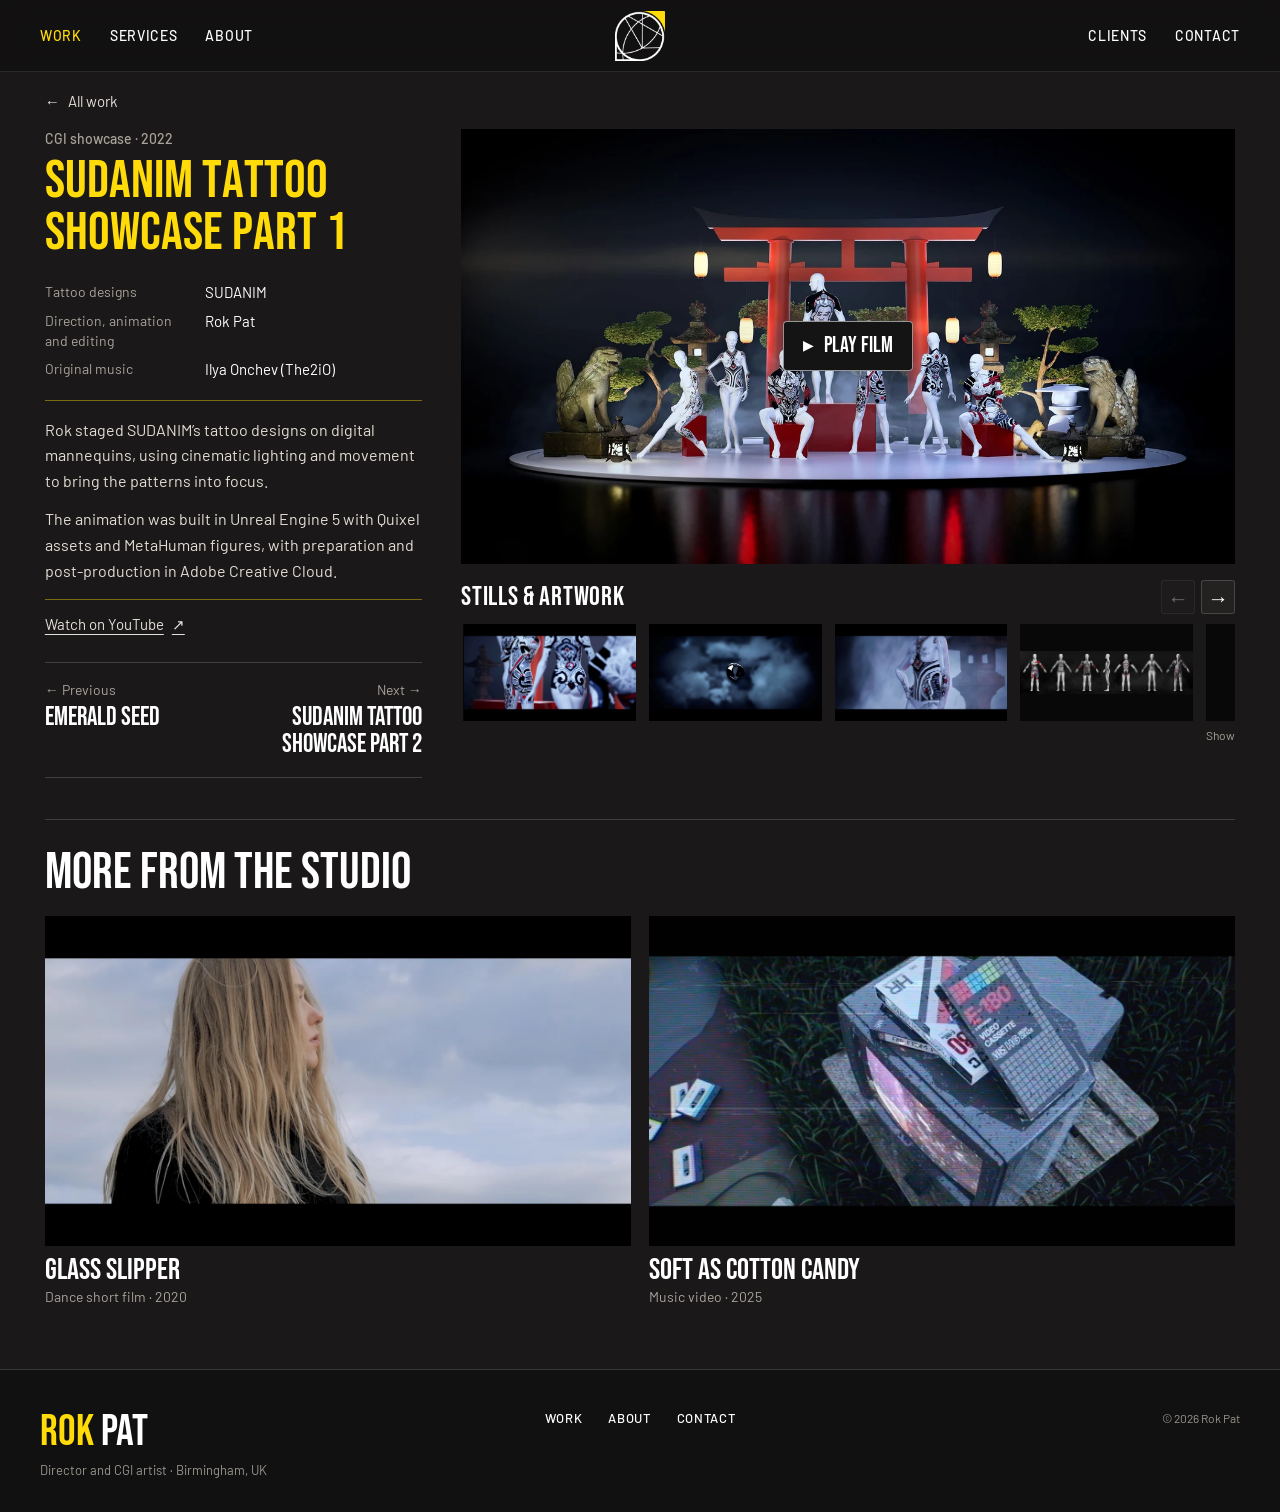
<file: projects/sudanim.html>
<!doctype html>
<html lang="en">
<head>
  <meta charset="utf-8" />
  <meta name="viewport" content="width=device-width, initial-scale=1, viewport-fit=cover" />
  <meta name="theme-color" content="#1A1818" />
  <meta name="description" content="Rok staged SUDANIM’s tattoo designs on digital mannequins, using cinematic lighting and movement to bring the patterns into focus." />
  <title>SUDANIM Tattoo Showcase Part 1 | Rok Pat</title>
  <link rel="canonical" href="https://goreadyconsulting.github.io/Rokpat/projects/sudanim.html" />
  <meta property="og:type" content="website" />
  <meta property="og:site_name" content="Rok Pat" />
  <meta property="og:title" content="SUDANIM Tattoo Showcase Part 1 | Rok Pat" />
  <meta property="og:description" content="Rok staged SUDANIM’s tattoo designs on digital mannequins, using cinematic lighting and movement to bring the patterns into focus." />
  <meta property="og:url" content="https://goreadyconsulting.github.io/Rokpat/projects/sudanim.html" />
  <meta property="og:image" content="https://goreadyconsulting.github.io/Rokpat/assets/posters/sudanim.webp" />
  <meta property="og:image:alt" content="Tattooed CGI figures gathered around a red gate" />
  <meta name="twitter:card" content="summary_large_image" />
  <link rel="preconnect" href="https://fonts.googleapis.com">
  <link rel="preconnect" href="https://fonts.gstatic.com" crossorigin>
  <link href="https://fonts.googleapis.com/css2?family=Bebas+Neue&family=Barlow:wght@400;500;600&display=swap" rel="stylesheet">
  <link rel="stylesheet" href="../style.css" />
  <link rel="stylesheet" href="../work.css?v=20261107-revisions" />
  <link rel="stylesheet" href="../project.css?v=20261108-gallery" />
  <link rel="stylesheet" href="../desktop.css?v=20261107-desktop" />
  <link rel="stylesheet" href="../mobile.css?v=20261108-phone" media="(max-width:767px)" />
</head>
<body class="work-page project-page">
  <header class="site-header work-header">
    <nav class="work-nav" aria-label="Primary navigation">
      <div class="work-nav-group">
        <a href="../work.html" aria-current="true">Work</a>
        <a href="../index.html#services">Services</a>
        <a href="../about.html">About</a>
      </div>
      <a class="work-mark" href="../index.html" aria-label="Rok Pat home"><img src="../assets/brand/rp-symbol.png" alt="" /></a>
      <div class="work-nav-group work-nav-right">
        <a href="../index.html#clients">Clients</a>
        <a href="../contact.html">Contact</a>
      </div>
    </nav>
    <button class="menu-button" type="button" aria-label="Open menu" aria-expanded="false"><span></span><span></span></button>
  </header>

  <div class="mobile-menu" aria-hidden="true">
    <a href="../work.html" aria-current="true">Work</a>
    <a href="../index.html#services">Services</a>
    <a href="../about.html">About</a>
    <a href="../index.html#clients">Clients</a>
    <a href="../contact.html">Contact</a>
  </div>

  <main class="project-shell">
    <a class="project-back" href="../work.html#work-grid"><span aria-hidden="true">←</span> All work</a>
    <div class="project-layout">
      <div class="project-story">
        <header class="project-intro">
          <p class="project-kind">CGI showcase <span aria-hidden="true">·</span> 2022</p>
          <h1>SUDANIM Tattoo Showcase Part 1</h1>
        </header>
        <section class="project-details" aria-label="About the project">
          <dl class="project-credits" aria-label="Credits">
            <div><dt>Tattoo designs</dt><dd>SUDANIM</dd></div>
            <div><dt>Direction, animation and editing</dt><dd>Rok Pat</dd></div>
            <div><dt>Original music</dt><dd>Ilya Onchev (The2iO)</dd></div>
          </dl>
          <div class="project-description">
            <p>Rok staged SUDANIM’s tattoo designs on digital mannequins, using cinematic lighting and movement to bring the patterns into focus.</p>
            <p>The animation was built in Unreal Engine 5 with Quixel assets and MetaHuman figures, with preparation and post-production in Adobe Creative Cloud.</p>
          </div>
          <nav class="project-watch" aria-label="Watch and related links">
            <a class="project-source" href="https://www.youtube.com/watch?v=4YvKVuBpe6M" target="_blank" rel="noreferrer">Watch on YouTube <span aria-hidden="true">↗</span></a>
          </nav>
        </section>
        <nav class="project-pagination" aria-label="Project navigation">
          <a href="emerald-seed.html"><small><span aria-hidden="true">←</span> Previous</small><strong>Emerald Seed</strong></a>
          <a href="sudanim-2.html"><small>Next <span aria-hidden="true">→</span></small><strong>SUDANIM Tattoo Showcase Part 2</strong></a>
        </nav>
      </div>
      <div class="project-visuals">
        <div class="project-media" id="project-media">
          <img src="../assets/posters/sudanim.webp" alt="Tattooed CGI figures gathered around a red gate" />
          <a class="project-play" href="https://www.youtube.com/watch?v=4YvKVuBpe6M" target="_blank" rel="noreferrer" data-video-id="4YvKVuBpe6M" data-video-title="SUDANIM Tattoo Showcase Part 1">
            <span aria-hidden="true">▶</span> Play film
          </a>
        </div>
        <section class="project-assets" aria-labelledby="project-assets-title">
          <div class="project-assets-bar">
            <h2 id="project-assets-title">Stills &amp; artwork</h2>
            <div class="project-assets-controls" role="group" aria-label="Gallery controls" hidden>
              <button type="button" data-gallery-step="-1" aria-label="Previous stills" aria-controls="project-gallery">←</button>
              <button type="button" data-gallery-step="1" aria-label="Next stills" aria-controls="project-gallery">→</button>
            </div>
          </div>
          <div class="project-gallery" id="project-gallery" role="group" aria-label="Project images" tabindex="0">
            <figure><a class="project-still" href="../assets/projects/sudanim-01.webp" target="_blank" rel="noreferrer"><img src="../assets/projects/sudanim-01.webp" width="1400" height="788" alt="Close-up of black and white tattoos on a digital mannequin" loading="lazy" decoding="async" /></a></figure>
            <figure><a class="project-still" href="../assets/projects/sudanim-02.webp" target="_blank" rel="noreferrer"><img src="../assets/projects/sudanim-02.webp" width="1400" height="788" alt="A figure surrounded by dark blue cloud" loading="lazy" decoding="async" /></a></figure>
            <figure><a class="project-still" href="../assets/projects/sudanim-03.webp" target="_blank" rel="noreferrer"><img src="../assets/projects/sudanim-03.webp" width="1400" height="788" alt="A mannequin lit in cool tones" loading="lazy" decoding="async" /></a></figure>
            <figure><a class="project-still" href="../assets/projects/sudanim-04.webp" target="_blank" rel="noreferrer"><img src="../assets/projects/sudanim-04.webp" width="1400" height="348" alt="Lineup of tattooed digital mannequins" loading="lazy" decoding="async" /></a></figure>
            <figure><a class="project-still" href="../assets/projects/sudanim-05.webp" target="_blank" rel="noreferrer"><img src="../assets/projects/sudanim-05.webp" width="848" height="1200" alt="Showcase storyboard" loading="lazy" decoding="async" /></a><figcaption>Showcase storyboard</figcaption></figure>
          </div>
        </section>
      </div>
    </div>
    <section class="project-suggestions" aria-labelledby="suggestions-title">
      <h2 id="suggestions-title">More from the studio</h2>
      <div class="suggested-grid">
        <a href="sudanim-2.html">
          <img src="../assets/projects/sudanim-2-video.webp" alt="" loading="lazy" decoding="async" />
          <h3>SUDANIM Tattoo Showcase Part 2</h3>
          <p>CGI showcase <span aria-hidden="true">·</span> 2023</p>
        </a>
        <a href="the-temple.html">
          <img src="../assets/projects/the-temple-01.webp" alt="" loading="lazy" decoding="async" />
          <h3>The Temple</h3>
          <p>Environment design <span aria-hidden="true">·</span> 2024</p>
        </a>
      </div>
    </section>
  </main>

  <footer class="work-footer">
    <div><strong><span>ROK</span> PAT</strong><small>Director and CGI artist · Birmingham, UK</small></div>
    <nav aria-label="Footer links"><a href="../work.html">Work</a><a href="../about.html">About</a><a href="../contact.html">Contact</a></nav>
    <span>© <span data-copyright-year>2026</span> Rok Pat</span>
  </footer>
  <script src="../site.js?v=20261108-nav"></script>
  <script src="../project.js?v=20261108-studio"></script>
</body>
</html>
</file>
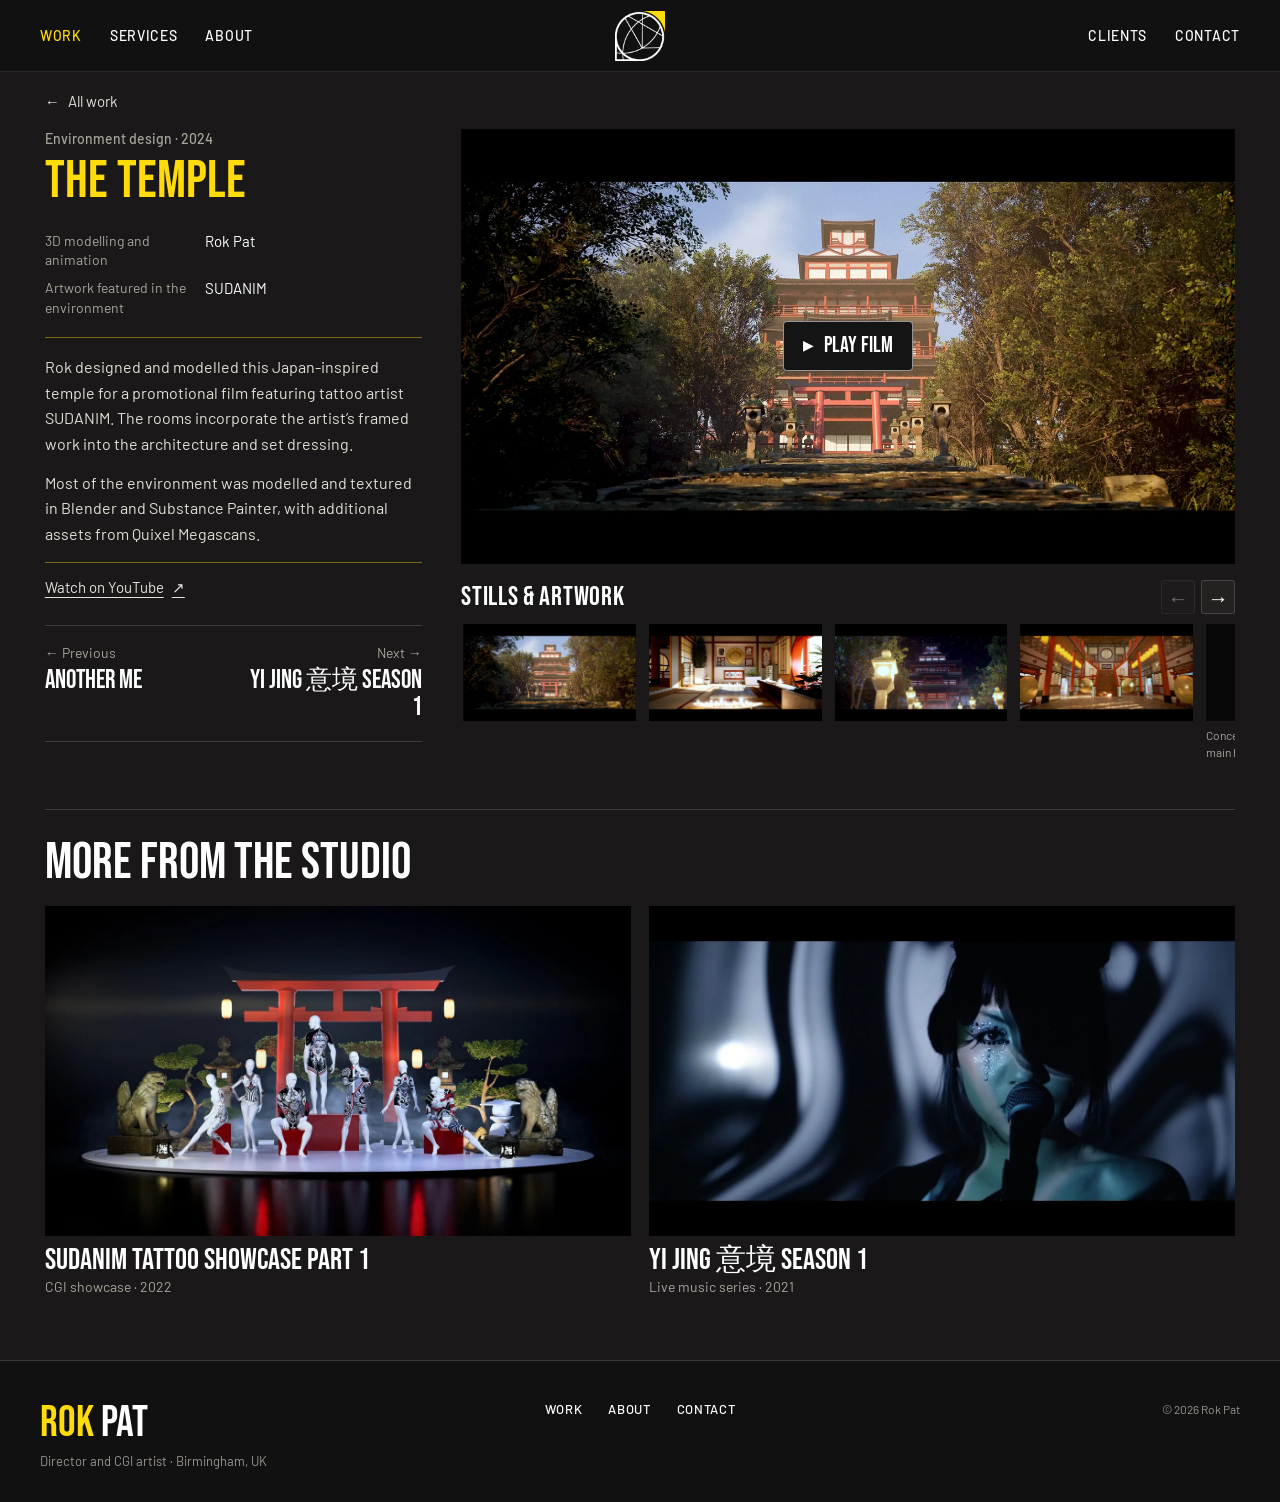
<file: projects/the-temple.html>
<!doctype html>
<html lang="en">
<head>
  <meta charset="utf-8" />
  <meta name="viewport" content="width=device-width, initial-scale=1, viewport-fit=cover" />
  <meta name="theme-color" content="#1A1818" />
  <meta name="description" content="Rok designed and modelled this Japan-inspired temple for a promotional film featuring tattoo artist SUDANIM. The rooms incorporate the artist’s framed work into the architecture and set dressing." />
  <title>The Temple | Rok Pat</title>
  <link rel="canonical" href="https://goreadyconsulting.github.io/Rokpat/projects/the-temple.html" />
  <meta property="og:type" content="website" />
  <meta property="og:site_name" content="Rok Pat" />
  <meta property="og:title" content="The Temple | Rok Pat" />
  <meta property="og:description" content="Rok designed and modelled this Japan-inspired temple for a promotional film featuring tattoo artist SUDANIM. The rooms incorporate the artist’s framed work into the architecture and set dressing." />
  <meta property="og:url" content="https://goreadyconsulting.github.io/Rokpat/projects/the-temple.html" />
  <meta property="og:image" content="https://goreadyconsulting.github.io/Rokpat/assets/projects/the-temple-01.webp" />
  <meta property="og:image:alt" content="Japan-inspired temple framed by trees" />
  <meta name="twitter:card" content="summary_large_image" />
  <link rel="preconnect" href="https://fonts.googleapis.com">
  <link rel="preconnect" href="https://fonts.gstatic.com" crossorigin>
  <link href="https://fonts.googleapis.com/css2?family=Bebas+Neue&family=Barlow:wght@400;500;600&display=swap" rel="stylesheet">
  <link rel="stylesheet" href="../style.css" />
  <link rel="stylesheet" href="../work.css?v=20261107-revisions" />
  <link rel="stylesheet" href="../project.css?v=20261108-gallery" />
  <link rel="stylesheet" href="../desktop.css?v=20261107-desktop" />
  <link rel="stylesheet" href="../mobile.css?v=20261108-phone" media="(max-width:767px)" />
</head>
<body class="work-page project-page">
  <header class="site-header work-header">
    <nav class="work-nav" aria-label="Primary navigation">
      <div class="work-nav-group">
        <a href="../work.html" aria-current="true">Work</a>
        <a href="../index.html#services">Services</a>
        <a href="../about.html">About</a>
      </div>
      <a class="work-mark" href="../index.html" aria-label="Rok Pat home"><img src="../assets/brand/rp-symbol.png" alt="" /></a>
      <div class="work-nav-group work-nav-right">
        <a href="../index.html#clients">Clients</a>
        <a href="../contact.html">Contact</a>
      </div>
    </nav>
    <button class="menu-button" type="button" aria-label="Open menu" aria-expanded="false"><span></span><span></span></button>
  </header>

  <div class="mobile-menu" aria-hidden="true">
    <a href="../work.html" aria-current="true">Work</a>
    <a href="../index.html#services">Services</a>
    <a href="../about.html">About</a>
    <a href="../index.html#clients">Clients</a>
    <a href="../contact.html">Contact</a>
  </div>

  <main class="project-shell">
    <a class="project-back" href="../work.html#work-grid"><span aria-hidden="true">←</span> All work</a>
    <div class="project-layout">
      <div class="project-story">
        <header class="project-intro">
          <p class="project-kind">Environment design <span aria-hidden="true">·</span> 2024</p>
          <h1>The Temple</h1>
        </header>
        <section class="project-details" aria-label="About the project">
          <dl class="project-credits" aria-label="Credits">
            <div><dt>3D modelling and animation</dt><dd>Rok Pat</dd></div>
            <div><dt>Artwork featured in the environment</dt><dd>SUDANIM</dd></div>
          </dl>
          <div class="project-description">
            <p>Rok designed and modelled this Japan-inspired temple for a promotional film featuring tattoo artist SUDANIM. The rooms incorporate the artist’s framed work into the architecture and set dressing.</p>
            <p>Most of the environment was modelled and textured in Blender and Substance Painter, with additional assets from Quixel Megascans.</p>
          </div>
          <nav class="project-watch" aria-label="Watch and related links">
            <a class="project-source" href="https://www.youtube.com/watch?v=NYinf6as-lA" target="_blank" rel="noreferrer">Watch on YouTube <span aria-hidden="true">↗</span></a>
          </nav>
        </section>
        <nav class="project-pagination" aria-label="Project navigation">
          <a href="another-me.html"><small><span aria-hidden="true">←</span> Previous</small><strong>Another Me</strong></a>
          <a href="yi-jing-s1.html"><small>Next <span aria-hidden="true">→</span></small><strong>Yi Jing 意境 Season 1</strong></a>
        </nav>
      </div>
      <div class="project-visuals">
        <div class="project-media" id="project-media">
          <img src="../assets/projects/the-temple-01.webp" alt="Japan-inspired temple framed by trees" />
          <a class="project-play" href="https://www.youtube.com/watch?v=NYinf6as-lA" target="_blank" rel="noreferrer" data-video-id="NYinf6as-lA" data-video-title="The Temple">
            <span aria-hidden="true">▶</span> Play film
          </a>
        </div>
        <section class="project-assets" aria-labelledby="project-assets-title">
          <div class="project-assets-bar">
            <h2 id="project-assets-title">Stills &amp; artwork</h2>
            <div class="project-assets-controls" role="group" aria-label="Gallery controls" hidden>
              <button type="button" data-gallery-step="-1" aria-label="Previous stills" aria-controls="project-gallery">←</button>
              <button type="button" data-gallery-step="1" aria-label="Next stills" aria-controls="project-gallery">→</button>
            </div>
          </div>
          <div class="project-gallery" id="project-gallery" role="group" aria-label="Project images" tabindex="0">
            <figure><a class="project-still" href="../assets/projects/the-temple-01.webp" target="_blank" rel="noreferrer"><img src="../assets/projects/the-temple-01.webp" width="1400" height="788" alt="A temple seen from a tree-lined path" loading="lazy" decoding="async" /></a></figure>
            <figure><a class="project-still" href="../assets/projects/the-temple-02.webp" target="_blank" rel="noreferrer"><img src="../assets/projects/the-temple-02.webp" width="1400" height="788" alt="A temple interior with framed artwork" loading="lazy" decoding="async" /></a></figure>
            <figure><a class="project-still" href="../assets/projects/the-temple-03.webp" target="_blank" rel="noreferrer"><img src="../assets/projects/the-temple-03.webp" width="1400" height="788" alt="A lit path leading to the temple at night" loading="lazy" decoding="async" /></a></figure>
            <figure><a class="project-still" href="../assets/projects/the-temple-04.webp" target="_blank" rel="noreferrer"><img src="../assets/projects/the-temple-04.webp" width="1400" height="788" alt="The warmly lit main hall" loading="lazy" decoding="async" /></a></figure>
            <figure><a class="project-still" href="../assets/projects/the-temple-05.webp" target="_blank" rel="noreferrer"><img src="../assets/projects/the-temple-05.webp" width="849" height="1200" alt="Concept drawing of the temple’s main hall" loading="lazy" decoding="async" /></a><figcaption>Concept drawing of the temple’s main hall</figcaption></figure>
          </div>
        </section>
      </div>
    </div>
    <section class="project-suggestions" aria-labelledby="suggestions-title">
      <h2 id="suggestions-title">More from the studio</h2>
      <div class="suggested-grid">
        <a href="sudanim-2.html">
          <img src="../assets/projects/sudanim-2-video.webp" alt="" loading="lazy" decoding="async" />
          <h3>SUDANIM Tattoo Showcase Part 2</h3>
          <p>CGI showcase <span aria-hidden="true">·</span> 2023</p>
        </a>
        <a href="sudanim.html">
          <img src="../assets/posters/sudanim.webp" alt="" loading="lazy" decoding="async" />
          <h3>SUDANIM Tattoo Showcase Part 1</h3>
          <p>CGI showcase <span aria-hidden="true">·</span> 2022</p>
        </a>
      </div>
    </section>
  </main>

  <footer class="work-footer">
    <div><strong><span>ROK</span> PAT</strong><small>Director and CGI artist · Birmingham, UK</small></div>
    <nav aria-label="Footer links"><a href="../work.html">Work</a><a href="../about.html">About</a><a href="../contact.html">Contact</a></nav>
    <span>© <span data-copyright-year>2026</span> Rok Pat</span>
  </footer>
  <script src="../site.js?v=20261108-nav"></script>
  <script src="../project.js?v=20261108-studio"></script>
</body>
</html>
</file>
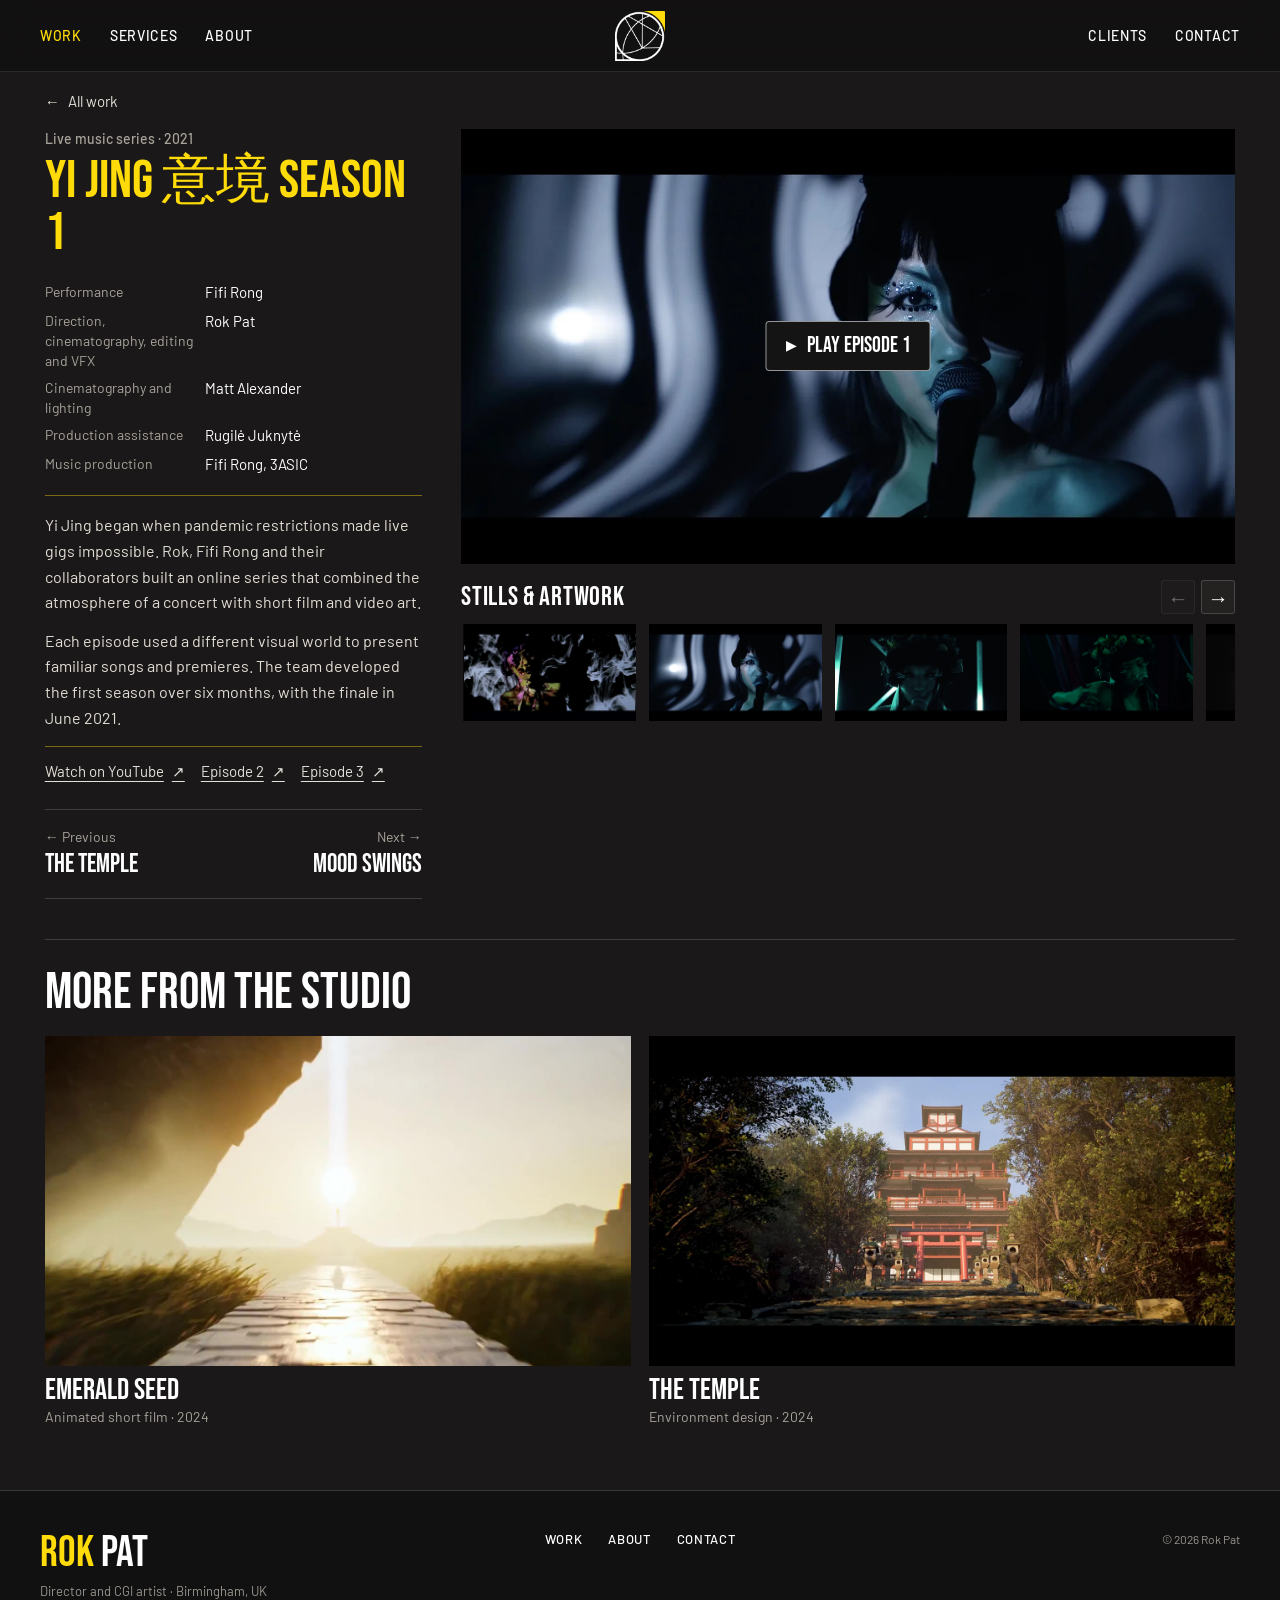
<file: projects/yi-jing-s1.html>
<!doctype html>
<html lang="en">
<head>
  <meta charset="utf-8" />
  <meta name="viewport" content="width=device-width, initial-scale=1, viewport-fit=cover" />
  <meta name="theme-color" content="#1A1818" />
  <meta name="description" content="Yi Jing began when pandemic restrictions made live gigs impossible. Rok, Fifi Rong and their collaborators built an online series that combined the atmosphere of a concert with short film and video art." />
  <title>Yi Jing 意境 Season 1 | Rok Pat</title>
  <link rel="canonical" href="https://goreadyconsulting.github.io/Rokpat/projects/yi-jing-s1.html" />
  <meta property="og:type" content="website" />
  <meta property="og:site_name" content="Rok Pat" />
  <meta property="og:title" content="Yi Jing 意境 Season 1 | Rok Pat" />
  <meta property="og:description" content="Yi Jing began when pandemic restrictions made live gigs impossible. Rok, Fifi Rong and their collaborators built an online series that combined the atmosphere of a concert with short film and video art." />
  <meta property="og:url" content="https://goreadyconsulting.github.io/Rokpat/projects/yi-jing-s1.html" />
  <meta property="og:image" content="https://goreadyconsulting.github.io/Rokpat/assets/projects/yi-jing-s1-02.webp" />
  <meta property="og:image:alt" content="Fifi Rong surrounded by sculptural shapes in low blue light" />
  <meta name="twitter:card" content="summary_large_image" />
  <link rel="preconnect" href="https://fonts.googleapis.com">
  <link rel="preconnect" href="https://fonts.gstatic.com" crossorigin>
  <link href="https://fonts.googleapis.com/css2?family=Bebas+Neue&family=Barlow:wght@400;500;600&display=swap" rel="stylesheet">
  <link rel="stylesheet" href="../style.css" />
  <link rel="stylesheet" href="../work.css?v=20261107-revisions" />
  <link rel="stylesheet" href="../project.css?v=20261108-gallery" />
  <link rel="stylesheet" href="../desktop.css?v=20261107-desktop" />
  <link rel="stylesheet" href="../mobile.css?v=20261108-phone" media="(max-width:767px)" />
</head>
<body class="work-page project-page">
  <header class="site-header work-header">
    <nav class="work-nav" aria-label="Primary navigation">
      <div class="work-nav-group">
        <a href="../work.html" aria-current="true">Work</a>
        <a href="../index.html#services">Services</a>
        <a href="../about.html">About</a>
      </div>
      <a class="work-mark" href="../index.html" aria-label="Rok Pat home"><img src="../assets/brand/rp-symbol.png" alt="" /></a>
      <div class="work-nav-group work-nav-right">
        <a href="../index.html#clients">Clients</a>
        <a href="../contact.html">Contact</a>
      </div>
    </nav>
    <button class="menu-button" type="button" aria-label="Open menu" aria-expanded="false"><span></span><span></span></button>
  </header>

  <div class="mobile-menu" aria-hidden="true">
    <a href="../work.html" aria-current="true">Work</a>
    <a href="../index.html#services">Services</a>
    <a href="../about.html">About</a>
    <a href="../index.html#clients">Clients</a>
    <a href="../contact.html">Contact</a>
  </div>

  <main class="project-shell">
    <a class="project-back" href="../work.html#work-grid"><span aria-hidden="true">←</span> All work</a>
    <div class="project-layout">
      <div class="project-story">
        <header class="project-intro">
          <p class="project-kind">Live music series <span aria-hidden="true">·</span> 2021</p>
          <h1>Yi Jing 意境 Season 1</h1>
        </header>
        <section class="project-details" aria-label="About the project">
          <dl class="project-credits" aria-label="Credits">
            <div><dt>Performance</dt><dd>Fifi Rong</dd></div>
            <div><dt>Direction, cinematography, editing and VFX</dt><dd>Rok Pat</dd></div>
            <div><dt>Cinematography and lighting</dt><dd>Matt Alexander</dd></div>
            <div><dt>Production assistance</dt><dd>Rugilė Juknytė</dd></div>
            <div><dt>Music production</dt><dd>Fifi Rong, 3ASIC</dd></div>
          </dl>
          <div class="project-description">
            <p>Yi Jing began when pandemic restrictions made live gigs impossible. Rok, Fifi Rong and their collaborators built an online series that combined the atmosphere of a concert with short film and video art.</p>
            <p>Each episode used a different visual world to present familiar songs and premieres. The team developed the first season over six months, with the finale in June 2021.</p>
          </div>
          <nav class="project-watch" aria-label="Watch and related links">
            <a class="project-source" href="https://www.youtube.com/watch?v=_ta7-TNMnpw" target="_blank" rel="noreferrer">Watch on YouTube <span aria-hidden="true">↗</span></a>
            <a class="project-source" href="https://www.youtube.com/watch?v=0ztNVTwTnp8" target="_blank" rel="noreferrer">Episode 2 <span aria-hidden="true">↗</span></a>
            <a class="project-source" href="https://www.youtube.com/watch?v=333uQf4zSCM" target="_blank" rel="noreferrer">Episode 3 <span aria-hidden="true">↗</span></a>
          </nav>
        </section>
        <nav class="project-pagination" aria-label="Project navigation">
          <a href="the-temple.html"><small><span aria-hidden="true">←</span> Previous</small><strong>The Temple</strong></a>
          <a href="mood-swings.html"><small>Next <span aria-hidden="true">→</span></small><strong>Mood Swings</strong></a>
        </nav>
      </div>
      <div class="project-visuals">
        <div class="project-media" id="project-media">
          <img src="../assets/projects/yi-jing-s1-02.webp" alt="Fifi Rong surrounded by sculptural shapes in low blue light" />
          <a class="project-play" href="https://www.youtube.com/watch?v=_ta7-TNMnpw" target="_blank" rel="noreferrer" data-video-id="_ta7-TNMnpw" data-video-title="Yi Jing 意境 Season 1">
            <span aria-hidden="true">▶</span> Play Episode 1
          </a>
        </div>
        <section class="project-assets" aria-labelledby="project-assets-title">
          <div class="project-assets-bar">
            <h2 id="project-assets-title">Stills &amp; artwork</h2>
            <div class="project-assets-controls" role="group" aria-label="Gallery controls" hidden>
              <button type="button" data-gallery-step="-1" aria-label="Previous stills" aria-controls="project-gallery">←</button>
              <button type="button" data-gallery-step="1" aria-label="Next stills" aria-controls="project-gallery">→</button>
            </div>
          </div>
          <div class="project-gallery" id="project-gallery" role="group" aria-label="Project images" tabindex="0">
            <figure><a class="project-still" href="../assets/projects/yi-jing-s1-01.webp" target="_blank" rel="noreferrer"><img src="../assets/projects/yi-jing-s1-01.webp" width="1400" height="788" alt="Episode 1 performance amid pale sculptural shapes" loading="lazy" decoding="async" /></a></figure>
            <figure><a class="project-still" href="../assets/projects/yi-jing-s1-02.webp" target="_blank" rel="noreferrer"><img src="../assets/projects/yi-jing-s1-02.webp" width="1400" height="788" alt="Episode 1 portrait in cool blue light" loading="lazy" decoding="async" /></a></figure>
            <figure><a class="project-still" href="../assets/projects/yi-jing-s1-03.webp" target="_blank" rel="noreferrer"><img src="../assets/projects/yi-jing-s1-03.webp" width="1400" height="788" alt="Episode 2 performance framed by green light" loading="lazy" decoding="async" /></a></figure>
            <figure><a class="project-still" href="../assets/projects/yi-jing-s1-04.webp" target="_blank" rel="noreferrer"><img src="../assets/projects/yi-jing-s1-04.webp" width="1400" height="788" alt="Episode 2 in a dark green set" loading="lazy" decoding="async" /></a></figure>
            <figure><a class="project-still" href="../assets/projects/yi-jing-s1-05.webp" target="_blank" rel="noreferrer"><img src="../assets/projects/yi-jing-s1-05.webp" width="1400" height="788" alt="Episode 3 performer holding a bright sphere of light" loading="lazy" decoding="async" /></a></figure>
            <figure><a class="project-still" href="../assets/projects/yi-jing-s1-06.webp" target="_blank" rel="noreferrer"><img src="../assets/projects/yi-jing-s1-06.webp" width="1400" height="788" alt="Episode 3 performance with radiating lines" loading="lazy" decoding="async" /></a></figure>
          </div>
        </section>
      </div>
    </div>
    <section class="project-suggestions" aria-labelledby="suggestions-title">
      <h2 id="suggestions-title">More from the studio</h2>
      <div class="suggested-grid">
        <a href="yi-jing-s2.html">
          <img src="../assets/posters/yijing-s2.webp" alt="" loading="lazy" decoding="async" />
          <h3>Yi Jing 意境 Season 2</h3>
          <p>Live music series <span aria-hidden="true">·</span> 2026</p>
        </a>
        <a href="another-me.html">
          <img src="../assets/posters/another-me.jpg" alt="" loading="lazy" decoding="async" />
          <h3>Another Me</h3>
          <p>Music video <span aria-hidden="true">·</span> 2021</p>
        </a>
      </div>
    </section>
  </main>

  <footer class="work-footer">
    <div><strong><span>ROK</span> PAT</strong><small>Director and CGI artist · Birmingham, UK</small></div>
    <nav aria-label="Footer links"><a href="../work.html">Work</a><a href="../about.html">About</a><a href="../contact.html">Contact</a></nav>
    <span>© <span data-copyright-year>2026</span> Rok Pat</span>
  </footer>
  <script src="../site.js?v=20261108-nav"></script>
  <script src="../project.js?v=20261108-studio"></script>
</body>
</html>
</file>
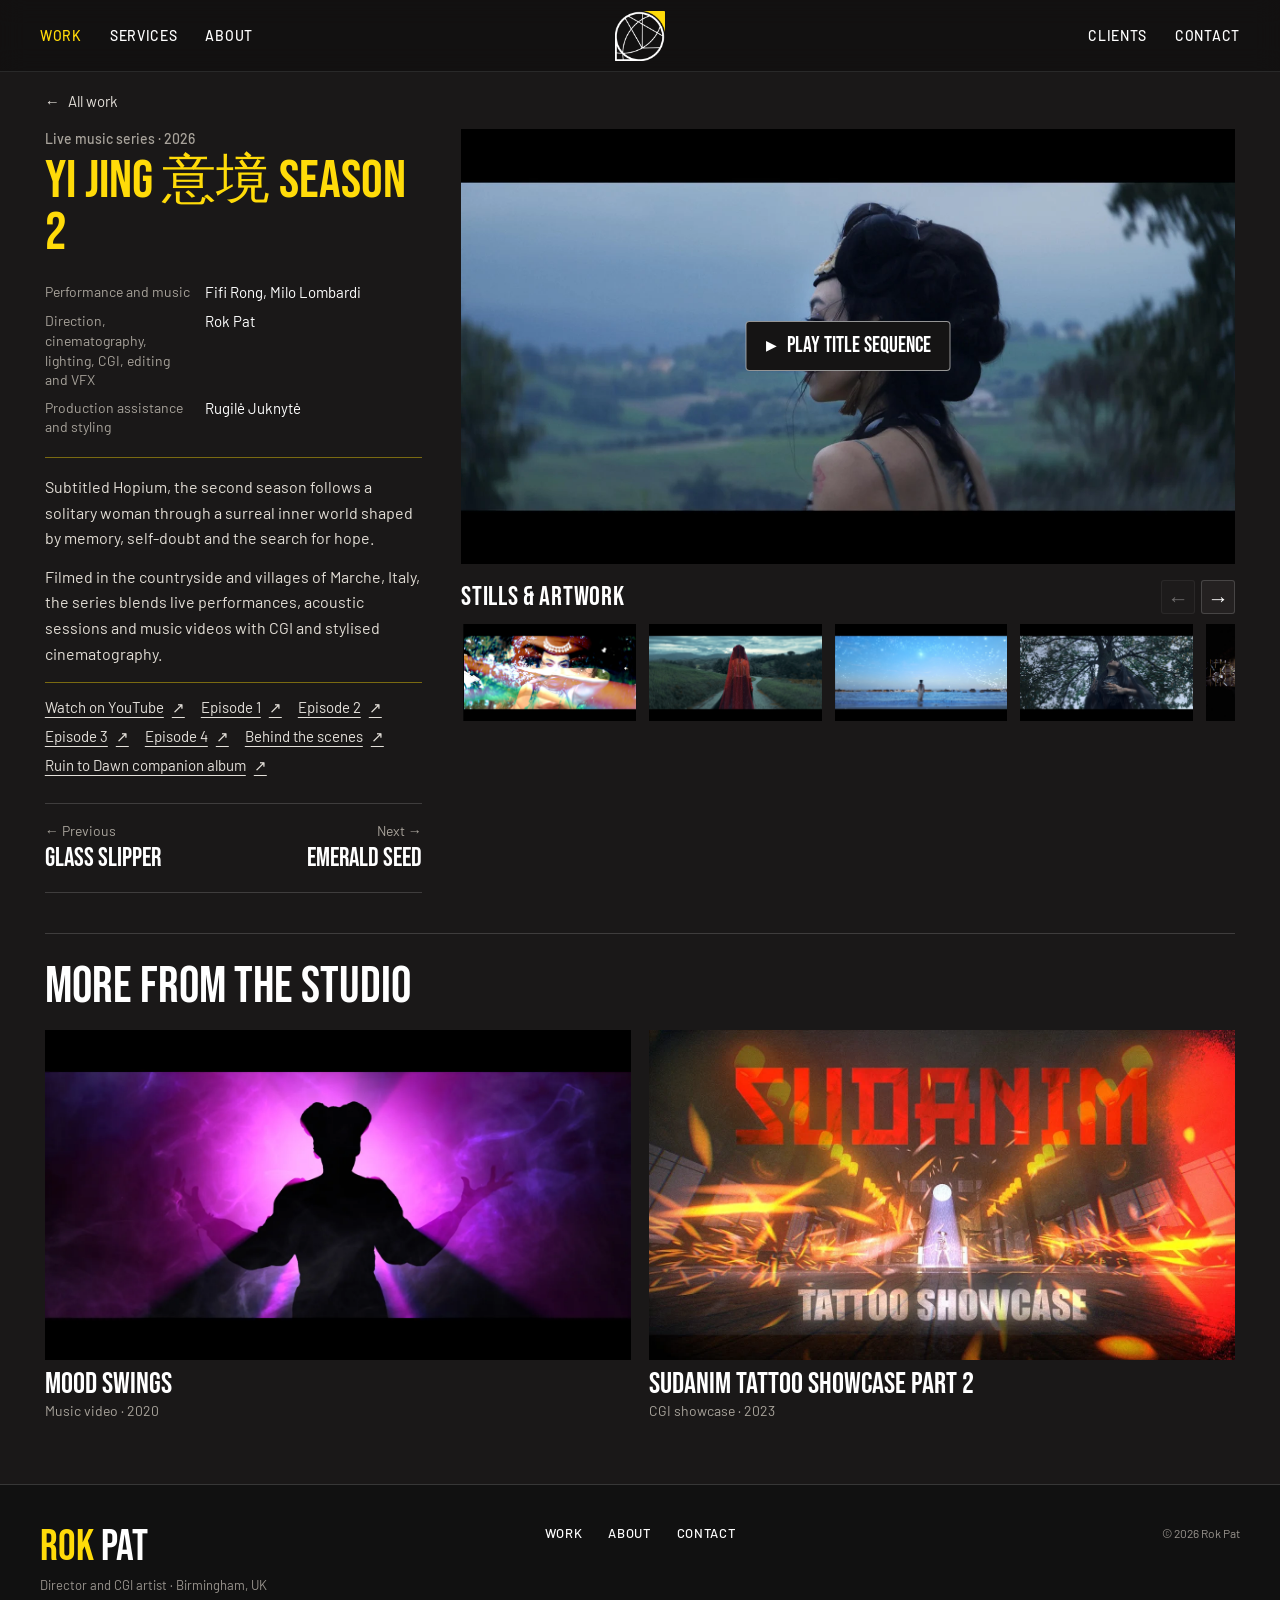
<file: projects/yi-jing-s2.html>
<!doctype html>
<html lang="en">
<head>
  <meta charset="utf-8" />
  <meta name="viewport" content="width=device-width, initial-scale=1, viewport-fit=cover" />
  <meta name="theme-color" content="#1A1818" />
  <meta name="description" content="Subtitled Hopium, the second season follows a solitary woman through a surreal inner world shaped by memory, self-doubt and the search for hope." />
  <title>Yi Jing 意境 Season 2 | Rok Pat</title>
  <link rel="canonical" href="https://goreadyconsulting.github.io/Rokpat/projects/yi-jing-s2.html" />
  <meta property="og:type" content="website" />
  <meta property="og:site_name" content="Rok Pat" />
  <meta property="og:title" content="Yi Jing 意境 Season 2 | Rok Pat" />
  <meta property="og:description" content="Subtitled Hopium, the second season follows a solitary woman through a surreal inner world shaped by memory, self-doubt and the search for hope." />
  <meta property="og:url" content="https://goreadyconsulting.github.io/Rokpat/projects/yi-jing-s2.html" />
  <meta property="og:image" content="https://goreadyconsulting.github.io/Rokpat/assets/posters/yijing-s2.webp" />
  <meta property="og:image:alt" content="A performer in a misty landscape" />
  <meta name="twitter:card" content="summary_large_image" />
  <link rel="preconnect" href="https://fonts.googleapis.com">
  <link rel="preconnect" href="https://fonts.gstatic.com" crossorigin>
  <link href="https://fonts.googleapis.com/css2?family=Bebas+Neue&family=Barlow:wght@400;500;600&display=swap" rel="stylesheet">
  <link rel="stylesheet" href="../style.css" />
  <link rel="stylesheet" href="../work.css?v=20261107-revisions" />
  <link rel="stylesheet" href="../project.css?v=20261108-gallery" />
  <link rel="stylesheet" href="../desktop.css?v=20261107-desktop" />
  <link rel="stylesheet" href="../mobile.css?v=20261108-phone" media="(max-width:767px)" />
</head>
<body class="work-page project-page">
  <header class="site-header work-header">
    <nav class="work-nav" aria-label="Primary navigation">
      <div class="work-nav-group">
        <a href="../work.html" aria-current="true">Work</a>
        <a href="../index.html#services">Services</a>
        <a href="../about.html">About</a>
      </div>
      <a class="work-mark" href="../index.html" aria-label="Rok Pat home"><img src="../assets/brand/rp-symbol.png" alt="" /></a>
      <div class="work-nav-group work-nav-right">
        <a href="../index.html#clients">Clients</a>
        <a href="../contact.html">Contact</a>
      </div>
    </nav>
    <button class="menu-button" type="button" aria-label="Open menu" aria-expanded="false"><span></span><span></span></button>
  </header>

  <div class="mobile-menu" aria-hidden="true">
    <a href="../work.html" aria-current="true">Work</a>
    <a href="../index.html#services">Services</a>
    <a href="../about.html">About</a>
    <a href="../index.html#clients">Clients</a>
    <a href="../contact.html">Contact</a>
  </div>

  <main class="project-shell">
    <a class="project-back" href="../work.html#work-grid"><span aria-hidden="true">←</span> All work</a>
    <div class="project-layout">
      <div class="project-story">
        <header class="project-intro">
          <p class="project-kind">Live music series <span aria-hidden="true">·</span> 2026</p>
          <h1>Yi Jing 意境 Season 2</h1>
        </header>
        <section class="project-details" aria-label="About the project">
          <dl class="project-credits" aria-label="Credits">
            <div><dt>Performance and music</dt><dd>Fifi Rong, Milo Lombardi</dd></div>
            <div><dt>Direction, cinematography, lighting, CGI, editing and VFX</dt><dd>Rok Pat</dd></div>
            <div><dt>Production assistance and styling</dt><dd>Rugilė Juknytė</dd></div>
          </dl>
          <div class="project-description">
            <p>Subtitled Hopium, the second season follows a solitary woman through a surreal inner world shaped by memory, self-doubt and the search for hope.</p>
            <p>Filmed in the countryside and villages of Marche, Italy, the series blends live performances, acoustic sessions and music videos with CGI and stylised cinematography.</p>
          </div>
          <nav class="project-watch" aria-label="Watch and related links">
            <a class="project-source" href="https://www.youtube.com/watch?v=c2HpIfrBOyA" target="_blank" rel="noreferrer">Watch on YouTube <span aria-hidden="true">↗</span></a>
            <a class="project-source" href="https://www.youtube.com/watch?v=Dxia-VF9co0" target="_blank" rel="noreferrer">Episode 1 <span aria-hidden="true">↗</span></a>
            <a class="project-source" href="https://www.youtube.com/watch?v=m403cJar-pw" target="_blank" rel="noreferrer">Episode 2 <span aria-hidden="true">↗</span></a>
            <a class="project-source" href="https://www.youtube.com/watch?v=8YJsHj7bZXU" target="_blank" rel="noreferrer">Episode 3 <span aria-hidden="true">↗</span></a>
            <a class="project-source" href="https://www.youtube.com/watch?v=mJ8l9wL5HAU" target="_blank" rel="noreferrer">Episode 4 <span aria-hidden="true">↗</span></a>
            <a class="project-source" href="https://www.youtube.com/watch?v=cVjpbVF3vSs" target="_blank" rel="noreferrer">Behind the scenes <span aria-hidden="true">↗</span></a>
            <a class="project-source" href="https://fifirong.bandcamp.com/album/yi-jing-hopium-ruin-to-dawn" target="_blank" rel="noreferrer">Ruin to Dawn companion album <span aria-hidden="true">↗</span></a>
          </nav>
        </section>
        <nav class="project-pagination" aria-label="Project navigation">
          <a href="glass-slipper.html"><small><span aria-hidden="true">←</span> Previous</small><strong>Glass Slipper</strong></a>
          <a href="emerald-seed.html"><small>Next <span aria-hidden="true">→</span></small><strong>Emerald Seed</strong></a>
        </nav>
      </div>
      <div class="project-visuals">
        <div class="project-media" id="project-media">
          <img src="../assets/posters/yijing-s2.webp" alt="A performer in a misty landscape" />
          <a class="project-play" href="https://www.youtube.com/watch?v=c2HpIfrBOyA" target="_blank" rel="noreferrer" data-video-id="c2HpIfrBOyA" data-video-title="Yi Jing 意境 Season 2">
            <span aria-hidden="true">▶</span> Play title sequence
          </a>
        </div>
        <section class="project-assets" aria-labelledby="project-assets-title">
          <div class="project-assets-bar">
            <h2 id="project-assets-title">Stills &amp; artwork</h2>
            <div class="project-assets-controls" role="group" aria-label="Gallery controls" hidden>
              <button type="button" data-gallery-step="-1" aria-label="Previous stills" aria-controls="project-gallery">←</button>
              <button type="button" data-gallery-step="1" aria-label="Next stills" aria-controls="project-gallery">→</button>
            </div>
          </div>
          <div class="project-gallery" id="project-gallery" role="group" aria-label="Project images" tabindex="0">
            <figure><a class="project-still" href="../assets/projects/yi-jing-s2-01.webp" target="_blank" rel="noreferrer"><img src="../assets/projects/yi-jing-s2-01.webp" width="1400" height="788" alt="Performer framed by vibrant collage imagery" loading="lazy" decoding="async" /></a></figure>
            <figure><a class="project-still" href="../assets/projects/yi-jing-s2-02.webp" target="_blank" rel="noreferrer"><img src="../assets/projects/yi-jing-s2-02.webp" width="1400" height="788" alt="A red-cloaked figure in the hills of Marche" loading="lazy" decoding="async" /></a></figure>
            <figure><a class="project-still" href="../assets/projects/yi-jing-s2-03.webp" target="_blank" rel="noreferrer"><img src="../assets/projects/yi-jing-s2-03.webp" width="1400" height="788" alt="A solitary figure in shallow water under a blue sky" loading="lazy" decoding="async" /></a></figure>
            <figure><a class="project-still" href="../assets/projects/yi-jing-s2-04.webp" target="_blank" rel="noreferrer"><img src="../assets/projects/yi-jing-s2-04.webp" width="1400" height="788" alt="A performer beneath a canopy of branches" loading="lazy" decoding="async" /></a></figure>
            <figure><a class="project-still" href="../assets/projects/yi-jing-s2-05.webp" target="_blank" rel="noreferrer"><img src="../assets/projects/yi-jing-s2-05.webp" width="1400" height="788" alt="Compass design with ornate geometric detail" loading="lazy" decoding="async" /></a></figure>
            <figure><a class="project-still" href="../assets/projects/yi-jing-s2-06.webp" target="_blank" rel="noreferrer"><img src="../assets/projects/yi-jing-s2-06.webp" width="1400" height="990" alt="Episode 1 storyboard" loading="lazy" decoding="async" /></a><figcaption>Episode 1 storyboard</figcaption></figure>
          </div>
        </section>
      </div>
    </div>
    <section class="project-suggestions" aria-labelledby="suggestions-title">
      <h2 id="suggestions-title">More from the studio</h2>
      <div class="suggested-grid">
        <a href="yi-jing-s1.html">
          <img src="../assets/projects/yi-jing-s1-02.webp" alt="" loading="lazy" decoding="async" />
          <h3>Yi Jing 意境 Season 1</h3>
          <p>Live music series <span aria-hidden="true">·</span> 2021</p>
        </a>
        <a href="another-me.html">
          <img src="../assets/posters/another-me.jpg" alt="" loading="lazy" decoding="async" />
          <h3>Another Me</h3>
          <p>Music video <span aria-hidden="true">·</span> 2021</p>
        </a>
      </div>
    </section>
  </main>

  <footer class="work-footer">
    <div><strong><span>ROK</span> PAT</strong><small>Director and CGI artist · Birmingham, UK</small></div>
    <nav aria-label="Footer links"><a href="../work.html">Work</a><a href="../about.html">About</a><a href="../contact.html">Contact</a></nav>
    <span>© <span data-copyright-year>2026</span> Rok Pat</span>
  </footer>
  <script src="../site.js?v=20261108-nav"></script>
  <script src="../project.js?v=20261108-studio"></script>
</body>
</html>
</file>
<file: style.css>
:root{
  --bg:#f4f1ea;
  --ink:#111;
  --muted:#6f6b64;
  --line:#d7d2c9;
  --panel:#e9e4dc;
  --sans:"Montserrat",Arial,Helvetica,sans-serif;
  --ease:cubic-bezier(.22,.75,.22,1);
  --header:76px;
}
*{box-sizing:border-box}
html{scroll-behavior:smooth;background:var(--bg)}
body{margin:0;background:var(--bg);color:var(--ink);font-family:var(--sans);font-size:16px;line-height:1.4;overflow-x:hidden}
body.menu-open,body.modal-open{overflow:hidden}
a{color:inherit;text-decoration:none}
button,input,select,textarea{font:inherit;color:inherit}
button{cursor:pointer}
img{display:block;width:100%;height:100%;object-fit:cover}
::selection{background:var(--ink);color:var(--bg)}
.shell{width:min(calc(100% - 48px),1580px);margin-inline:auto}
.section{padding-top:82px}

.site-header{height:var(--header);width:100%;padding:0 24px;display:grid;grid-template-columns:auto 1fr;align-items:center;gap:36px;position:fixed;top:0;left:0;z-index:100;background:rgba(244,241,234,.94);backdrop-filter:blur(14px);border-bottom:1px solid rgba(17,17,17,.09);transition:box-shadow .25s var(--ease)}
.site-header.is-scrolled{box-shadow:0 8px 28px rgba(17,17,17,.05)}
.brand{font-weight:700;letter-spacing:.08em;font-size:13px;white-space:nowrap}
.nav{justify-self:end;display:flex;gap:22px;text-transform:uppercase;font-size:9px;letter-spacing:.1em;align-items:center}
.nav a{position:relative;padding:6px 0;white-space:nowrap}
.nav a:after{content:"";position:absolute;left:0;bottom:0;width:100%;height:1px;background:currentColor;transform:scaleX(0);transform-origin:right;transition:transform .3s var(--ease)}
.nav a:hover:after{transform:scaleX(1);transform-origin:left}
.menu-button{display:none;background:none;border:0;padding:8px;width:38px;height:38px}
.menu-button span{display:block;height:1px;background:var(--ink);margin:8px 0;transition:transform .3s var(--ease)}
.mobile-menu{position:fixed;inset:0;background:var(--ink);color:var(--bg);z-index:90;padding:104px 24px 28px;display:flex;flex-direction:column;transform:translateY(-100%);transition:transform .45s var(--ease);pointer-events:none}
.mobile-menu.is-open{transform:none;pointer-events:auto}
.mobile-menu a{font-size:clamp(30px,8vw,58px);font-weight:600;letter-spacing:-.045em;border-bottom:1px solid rgba(244,241,234,.18);padding:12px 0}

.reveal{opacity:0;transform:translateY(14px);transition:opacity .6s var(--ease),transform .6s var(--ease)}
.reveal.is-visible{opacity:1;transform:none}

.hero{padding-top:calc(var(--header) + 18px)}
.hero-grid{height:calc(100dvh - var(--header) - 34px);min-height:610px;max-height:920px;display:grid;grid-template-columns:repeat(12,minmax(0,1fr));grid-template-rows:repeat(2,minmax(0,1fr));gap:9px}
.hero-identity{grid-column:1/4;grid-row:1/3;background:var(--ink);color:var(--bg);padding:clamp(22px,2.6vw,44px);display:flex;flex-direction:column;justify-content:space-between;overflow:hidden}
.location,.role{margin:0;text-transform:uppercase;font-size:9px;letter-spacing:.14em;color:rgba(244,241,234,.62)}
.hero-identity h1{font-size:clamp(76px,9vw,162px);line-height:.72;letter-spacing:-.075em;font-weight:700;margin:auto 0 auto -5px}
.role{line-height:1.65;max-width:250px}
.hero-card{position:relative;overflow:hidden;border:0;padding:0;background:#161616;text-align:left;min-width:0}
.hero-card:after{content:"";position:absolute;inset:0;background:linear-gradient(180deg,transparent 46%,rgba(0,0,0,.62));pointer-events:none}
.hero-card img{transition:transform .75s var(--ease),filter .75s var(--ease);filter:saturate(.92)}
.hero-card:hover img{transform:scale(1.024);filter:saturate(1)}
.hero-main{grid-column:4/10;grid-row:1/3}
.hero-a{grid-column:10/13;grid-row:1/2}
.hero-b{grid-column:10/12;grid-row:2/3}
.hero-c{grid-column:12/13;grid-row:2/3}
.hero-card-meta{position:absolute;left:15px;right:15px;bottom:13px;z-index:2;color:#fff;display:flex;justify-content:space-between;align-items:flex-end;gap:12px}
.hero-card-meta strong{font-size:11px;font-weight:600;letter-spacing:-.01em}
.hero-card-meta small{font-size:7px;text-transform:uppercase;letter-spacing:.1em;color:rgba(255,255,255,.72);text-align:right}
.hero-small .hero-card-meta{display:block}
.hero-small .hero-card-meta small{display:block;text-align:left;margin-top:4px}
.hero-c .hero-card-meta small{display:none}
.hero-play{position:absolute;top:15px;right:15px;z-index:2;color:white;font-size:8px;text-transform:uppercase;letter-spacing:.11em;border-bottom:1px solid rgba(255,255,255,.65);padding-bottom:2px}

.section-head{border-top:1px solid var(--ink);padding-top:12px;margin-bottom:18px;display:flex;align-items:flex-end;justify-content:space-between;gap:24px}
.section-head h2{font-size:clamp(34px,4vw,64px);line-height:1;font-weight:600;letter-spacing:-.045em;margin:0}
.section-head>a,.work-tools>a{font-size:9px;text-transform:uppercase;letter-spacing:.1em;border-bottom:1px solid currentColor;padding-bottom:3px}
.work-tools{display:flex;align-items:center;gap:24px}
.filters{display:flex;align-items:center;gap:8px;flex-wrap:wrap}
.filter-button{border:1px solid var(--line);background:transparent;padding:6px 9px;font-size:8px;text-transform:uppercase;letter-spacing:.09em}
.filter-button.is-active{background:var(--ink);color:var(--bg);border-color:var(--ink)}

.work-browser{position:relative;min-height:680px;background:#0b0b0b;color:#fff;overflow:hidden}
.work-preview{position:absolute;inset:0;overflow:hidden;background:#0b0b0b}
.work-preview img,.work-preview iframe{position:absolute;inset:0;width:100%;height:100%;border:0;object-fit:cover}
.work-preview img{opacity:1;transform:scale(1.01);transition:opacity .35s ease,transform 1.2s var(--ease)}
.work-preview iframe{opacity:0;pointer-events:none;transition:opacity .35s ease;transform:scale(1.18)}
.work-preview.is-video img{opacity:0}
.work-preview.is-video iframe{opacity:1}
.work-preview-shade{position:absolute;inset:0;background:linear-gradient(90deg,rgba(0,0,0,.86) 0%,rgba(0,0,0,.72) 38%,rgba(0,0,0,.28) 64%,rgba(0,0,0,.42) 100%),linear-gradient(180deg,rgba(0,0,0,.08),rgba(0,0,0,.42));z-index:1}
.work-list{position:relative;z-index:2;min-height:680px;padding-top:86px;padding-bottom:120px;display:flex;flex-direction:column;justify-content:center;align-items:flex-start}
.work-row{width:min(760px,58%);border:0;border-bottom:1px solid rgba(255,255,255,.22);background:transparent;color:rgba(255,255,255,.5);padding:18px 0;display:grid;grid-template-columns:minmax(0,1fr) 190px 44px;gap:20px;align-items:center;text-align:left;transition:color .25s ease,padding-left .25s var(--ease),opacity .25s ease}
.work-row:first-child{border-top:1px solid rgba(255,255,255,.22)}
.work-row:hover,.work-row:focus-visible,.work-row.is-active{color:#fff;padding-left:12px;outline:none}
.work-row.is-filtered{display:none}
.work-row-title{font-size:clamp(25px,2.8vw,46px);letter-spacing:-.045em;font-weight:500;line-height:1}
.work-row span:nth-child(2),.work-row span:nth-child(3){font-size:8px;text-transform:uppercase;letter-spacing:.11em}
.work-preview-meta{position:absolute;z-index:3;left:50%;transform:translateX(-50%);bottom:24px;display:flex;justify-content:space-between;align-items:flex-end;color:#fff;pointer-events:none}
.work-preview-meta>div{margin-left:auto;margin-right:24px;text-align:right;max-width:360px}
.work-preview-meta strong{display:block;font-size:17px;font-weight:600;letter-spacing:-.02em}
.work-preview-meta span{display:block;margin-top:5px;font-size:8px;text-transform:uppercase;letter-spacing:.11em;color:rgba(255,255,255,.62)}
.preview-play{pointer-events:auto;border:1px solid rgba(255,255,255,.55);background:rgba(0,0,0,.28);color:#fff;padding:11px 15px;text-transform:uppercase;font-size:8px;letter-spacing:.11em;backdrop-filter:blur(8px)}
.mobile-work{display:none}

.service-grid{display:grid;grid-template-columns:repeat(5,minmax(0,1fr));border-top:1px solid var(--line);border-left:1px solid var(--line)}
.service-card{min-height:176px;padding:18px;display:flex;flex-direction:column;justify-content:space-between;border-right:1px solid var(--line);border-bottom:1px solid var(--line)}
.service-card h3{font-size:clamp(19px,1.8vw,28px);line-height:1.05;letter-spacing:-.035em;font-weight:500;margin:0}
.service-card p{font-size:11px;line-height:1.55;color:var(--muted);margin:36px 0 0;max-width:210px}

.client-grid{display:grid;grid-template-columns:repeat(4,1fr);border-top:1px solid var(--line);border-left:1px solid var(--line)}
.client-grid>div{min-height:86px;display:flex;align-items:center;padding:16px;border-right:1px solid var(--line);border-bottom:1px solid var(--line);font-size:12px;font-weight:600;letter-spacing:-.015em}
.collab-grid{display:grid;grid-template-columns:1fr 1fr;gap:9px;margin-top:9px}
.collab-feature{display:block}
.collab-image{aspect-ratio:16/8;overflow:hidden;background:#ddd}
.collab-image img{transition:transform .65s var(--ease)}
.collab-feature:hover img{transform:scale(1.018)}
.collab-meta{display:flex;justify-content:space-between;gap:20px;padding:10px 0 0;border-top:1px solid var(--line);margin-top:8px}
.collab-meta strong{font-size:13px}
.collab-meta span{font-size:8px;text-transform:uppercase;letter-spacing:.1em;color:var(--muted)}

.testimonials{margin-top:82px;padding:0 0 82px;background:var(--ink);color:var(--bg)}
.testimonials .section-head{border-top-color:rgba(244,241,234,.25)}
.testimonial-stage{min-height:360px;position:relative;padding:30px 0 70px}
.testimonial{position:absolute;inset:30px 0 70px;display:flex;flex-direction:column;justify-content:center;opacity:0;transform:translateY(8px);pointer-events:none;transition:opacity .35s ease,transform .35s var(--ease)}
.testimonial.is-active{opacity:1;transform:none;pointer-events:auto}
.testimonial blockquote{margin:0;max-width:1120px;font-size:clamp(38px,5.5vw,88px);line-height:.98;letter-spacing:-.055em;font-weight:500}
.testimonial p{margin:24px 0 0;font-size:9px;text-transform:uppercase;letter-spacing:.11em;color:rgba(244,241,234,.55)}
.testimonial-controls{position:absolute;right:0;bottom:0;display:flex;gap:8px}
.testimonial-controls button{width:42px;height:42px;border:1px solid rgba(244,241,234,.28);background:transparent;color:var(--bg);font-size:15px}

.about{padding-bottom:82px;display:grid;grid-template-columns:5fr 7fr;gap:9px}
.about-image{min-height:540px;max-height:720px;overflow:hidden;background:var(--panel)}
.about-panel{background:var(--ink);color:var(--bg);padding:clamp(28px,4vw,66px);display:flex;flex-direction:column;justify-content:space-between;min-height:540px}
.about-kicker{margin:0 0 18px;text-transform:uppercase;font-size:9px;letter-spacing:.14em;color:rgba(244,241,234,.55)}
.about-panel h2{margin:0 0 24px;font-size:clamp(54px,7vw,112px);line-height:.84;letter-spacing:-.065em;font-weight:600}
.about-panel>div>p:not(.about-kicker){font-size:clamp(17px,1.7vw,26px);line-height:1.45;letter-spacing:-.025em;margin:0;max-width:680px;color:rgba(244,241,234,.84)}
.about-secondary{font-size:13px!important;line-height:1.65!important;letter-spacing:0!important;color:rgba(244,241,234,.58)!important;margin-top:24px!important;max-width:560px!important}
.about-meta{display:grid;grid-template-columns:repeat(2,minmax(0,1fr));border-top:1px solid rgba(244,241,234,.18);margin-top:48px}
.about-meta a{padding:13px 0;border-bottom:1px solid rgba(244,241,234,.18);font-size:9px;text-transform:uppercase;letter-spacing:.11em}
.about-meta a:nth-child(even){text-align:right}

.contact-band{background:var(--panel);border-block:1px solid var(--line)}
.contact-band-inner{min-height:148px;display:grid;grid-template-columns:120px 1fr auto;gap:30px;align-items:center}
.contact-band-inner>span,.contact-band-inner>a:last-child{font-size:9px;text-transform:uppercase;letter-spacing:.11em;color:var(--muted)}
.contact-band-inner>a:nth-child(2){font-size:clamp(24px,4.7vw,70px);letter-spacing:-.055em;font-weight:500;overflow-wrap:anywhere}
.contact-band-inner>a:last-child{border-bottom:1px solid currentColor;padding-bottom:3px;color:var(--ink)}
.footer{min-height:82px;display:grid;grid-template-columns:1fr auto auto;gap:30px;align-items:center}
.footer span{font-size:8px;text-transform:uppercase;letter-spacing:.1em;color:var(--muted)}

.video-modal{width:100vw;max-width:none;height:100dvh;max-height:none;border:0;padding:0;margin:0;background:rgba(8,8,8,.98);color:#fff}
.video-modal::backdrop{background:rgba(0,0,0,.88)}
.video-wrap{width:min(calc(100% - 64px),1320px);aspect-ratio:16/9;position:absolute;left:50%;top:50%;transform:translate(-50%,-50%);background:#000}
.video-wrap iframe{border:0;width:100%;height:100%}
.modal-close{position:absolute;right:28px;top:26px;z-index:3;background:none;border:0;color:#fff;text-transform:uppercase;letter-spacing:.12em;font-size:10px}
#modal-title{position:absolute;left:32px;bottom:24px;margin:0;text-transform:uppercase;letter-spacing:.1em;font-size:10px;color:rgba(255,255,255,.6)}

.contact-page{min-height:100dvh;padding-top:var(--header);display:flex;flex-direction:column}
.contact-main{flex:1;padding-top:5vh;padding-bottom:60px;display:grid;grid-template-columns:.8fr 1.2fr;gap:8vw;align-items:start}
.contact-title{font-size:clamp(72px,11vw,185px);line-height:.8;letter-spacing:-.075em;font-weight:700;margin:0}
.contact-side{display:grid;grid-template-columns:1fr;gap:34px}
.contact-details{border-top:1px solid var(--ink)}
.contact-row{display:grid;grid-template-columns:110px 1fr;gap:20px;padding:18px 0;border-bottom:1px solid var(--line)}
.contact-row span{font-size:9px;text-transform:uppercase;letter-spacing:.11em;color:var(--muted)}
.contact-row a,.contact-row p{font-size:clamp(16px,1.7vw,23px);margin:0;letter-spacing:-.025em}
.contact-form{border-top:1px solid var(--ink);padding-top:18px;display:grid;grid-template-columns:1fr 1fr;gap:18px 12px}
.form-field{display:flex;flex-direction:column;gap:7px}
.form-field.full{grid-column:1/-1}
.form-field label{font-size:8px;text-transform:uppercase;letter-spacing:.1em;color:var(--muted)}
.form-field input,.form-field select,.form-field textarea{width:100%;border:0;border-bottom:1px solid var(--line);background:transparent;padding:10px 0;border-radius:0;outline:none}
.form-field textarea{min-height:110px;resize:vertical}
.form-submit{grid-column:1/-1;border:1px solid var(--ink);background:var(--ink);color:var(--bg);padding:13px 18px;text-transform:uppercase;font-size:9px;letter-spacing:.11em;justify-self:start}
.contact-back{position:fixed;left:24px;bottom:22px;font-size:9px;text-transform:uppercase;letter-spacing:.11em}

@media (min-width:1600px){
  .shell{width:min(calc(100% - 72px),1780px)}
  .hero-grid{max-height:980px;gap:11px}
  .work-browser,.work-list{min-height:760px}
  .work-row{width:min(840px,55%)}
  .service-card{min-height:190px}
  .client-grid>div{min-height:96px}
}

@media (min-width:768px) and (max-width:1199px){
  :root{--header:70px}
  .shell{width:min(calc(100% - 32px),1160px)}
  .site-header{padding:0 16px;grid-template-columns:1fr auto}
  .nav{display:none}
  .menu-button{display:block;justify-self:end}
  .hero{padding-top:calc(var(--header) + 12px)}
  .hero-grid{height:auto;min-height:0;max-height:none;grid-template-columns:repeat(8,1fr);grid-template-rows:220px 240px 210px;gap:8px}
  .hero-identity{grid-column:1/4;grid-row:1/2;padding:20px}
  .hero-identity h1{font-size:clamp(70px,11vw,108px);margin:20px 0 0 -3px}
  .role{font-size:8px}
  .hero-main{grid-column:4/9;grid-row:1/3}
  .hero-a{grid-column:1/3;grid-row:2/3}
  .hero-b{grid-column:3/4;grid-row:2/3}
  .hero-c{grid-column:1/4;grid-row:3/4}
  .hero-c .hero-card-meta small{display:block}
  .hero-card-meta{left:11px;right:11px;bottom:10px}
  .section{padding-top:62px}
  .section-head{align-items:flex-start}
  .work-tools{align-items:flex-end;flex-direction:column;gap:10px}
  .work-browser,.work-list{min-height:590px}
  .work-list{padding-top:58px;padding-bottom:100px}
  .work-row{width:52%;grid-template-columns:minmax(0,1fr) 90px 34px;padding:15px 0;gap:12px}
  .work-row-title{font-size:clamp(20px,3.4vw,34px)}
  .work-row span:nth-child(2){font-size:7px}
  .work-preview-shade{background:linear-gradient(90deg,rgba(0,0,0,.88) 0%,rgba(0,0,0,.72) 44%,rgba(0,0,0,.24) 72%,rgba(0,0,0,.38) 100%)}
  .service-grid{grid-template-columns:repeat(3,1fr)}
  .service-card{min-height:145px}
  .client-grid{grid-template-columns:repeat(2,1fr)}
  .collab-image{aspect-ratio:4/3}
  .testimonial-stage{min-height:300px}
  .about{grid-template-columns:1fr 1fr;padding-bottom:62px}
  .about-image,.about-panel{min-height:470px}
  .contact-main{grid-template-columns:1fr;gap:44px;padding-top:5vh}
}

@media (max-width:767px){
  :root{--header:64px}
  .shell{width:calc(100% - 24px)}
  .site-header{height:var(--header);padding:0 12px;grid-template-columns:1fr auto}
  .nav{display:none}
  .menu-button{display:block;justify-self:end}
  .mobile-menu{padding:90px 16px 24px}
  .mobile-menu a{font-size:clamp(28px,8.8vw,46px);padding:10px 0}
  .hero{padding-top:calc(var(--header) + 10px)}
  .hero-grid{height:auto;min-height:0;max-height:none;display:grid;grid-template-columns:1fr 1fr;grid-template-rows:auto;gap:6px}
  .hero-identity{grid-column:1/-1;grid-row:auto;min-height:250px;padding:20px}
  .hero-identity h1{font-size:clamp(86px,28vw,150px);margin:20px 0 12px -4px}
  .hero-main{grid-column:1/-1;grid-row:auto;aspect-ratio:4/5}
  .hero-a,.hero-b,.hero-c{grid-column:auto;grid-row:auto;aspect-ratio:1/1}
  .hero-c{grid-column:1/-1;aspect-ratio:16/9}
  .hero-card-meta{left:10px;right:10px;bottom:9px}
  .hero-card-meta strong{font-size:10px}
  .hero-card-meta small{font-size:6px}
  .hero-play{top:10px;right:10px}

  .section{padding-top:52px}
  .section-head{align-items:flex-start;gap:14px;margin-bottom:14px}
  .section-head h2{font-size:clamp(31px,10vw,46px)}
  .work-tools{display:block;text-align:right}
  .filters{display:none}
  .work-browser{display:none}
  .mobile-work{display:flex;overflow-x:auto;gap:8px;margin-right:-12px;padding-right:12px;scroll-snap-type:x mandatory;scrollbar-width:none}
  .mobile-work::-webkit-scrollbar{display:none}
  .mobile-work-card{flex:0 0 86vw;scroll-snap-align:start}
  .mobile-media{position:relative;aspect-ratio:4/5;overflow:hidden;background:#111}
  .mobile-media img{position:absolute;inset:0;z-index:1}
  .mobile-media iframe{position:absolute;inset:0;width:100%;height:100%;border:0;z-index:3;background:#000}
  .mobile-inline-play{position:absolute;z-index:2;left:50%;top:50%;transform:translate(-50%,-50%);border:1px solid rgba(255,255,255,.68);background:rgba(0,0,0,.32);color:white;width:64px;height:64px;border-radius:50%;text-transform:uppercase;font-size:8px;letter-spacing:.11em;backdrop-filter:blur(8px)}
  .mobile-media.is-playing .mobile-inline-play,.mobile-media.is-playing img{display:none}
  .mobile-work-meta{display:grid;grid-template-columns:1fr auto;gap:4px 14px;border-top:1px solid var(--line);padding-top:9px;margin-top:8px}
  .mobile-work-meta h3{margin:0;font-size:15px;font-weight:600;letter-spacing:-.025em}
  .mobile-work-meta span{font-size:7px;text-transform:uppercase;letter-spacing:.1em;color:var(--muted)}
  .mobile-work-meta span:first-of-type{grid-column:1/2}
  .mobile-work-meta span:last-child{grid-column:2/3;grid-row:1/2}

  .service-grid{display:flex;overflow-x:auto;border-left:0;gap:7px;scroll-snap-type:x mandatory;scrollbar-width:none}
  .service-grid::-webkit-scrollbar{display:none}
  .service-card{flex:0 0 78vw;min-height:170px;scroll-snap-align:start;border-left:1px solid var(--line)}
  .service-card p{font-size:11px}
  .client-grid{grid-template-columns:1fr 1fr;border-left:1px solid var(--line)}
  .client-grid>div{min-height:78px;font-size:10px;padding:12px}
  .collab-grid{grid-template-columns:1fr;gap:24px;margin-top:24px}
  .collab-image{aspect-ratio:4/3}
  .collab-meta{display:block}
  .collab-meta span{display:block;margin-top:4px}
  .testimonials{margin-top:52px;padding-bottom:52px}
  .testimonial-stage{min-height:300px;padding-bottom:58px}
  .testimonial{width:100%}
  .testimonial blockquote{font-size:clamp(34px,11vw,58px)}
  .testimonial-controls{left:0;right:auto}
  .about{grid-template-columns:1fr;padding-bottom:52px;gap:7px}
  .about-image{min-height:0;max-height:none;aspect-ratio:1/1}
  .about-panel{min-height:440px;padding:24px}
  .about-panel h2{font-size:clamp(54px,18vw,82px)}
  .about-meta{margin-top:36px}
  .contact-band-inner{min-height:174px;display:flex;flex-direction:column;align-items:flex-start;justify-content:center;gap:10px}
  .contact-band-inner>a:nth-child(2){font-size:clamp(24px,8vw,38px)}
  .footer{min-height:92px;grid-template-columns:1fr auto;gap:12px}
  .footer span:nth-child(2){display:none}
  .video-wrap{width:calc(100% - 16px)}
  #modal-title{left:12px;bottom:14px}
  .modal-close{right:12px;top:14px}
  .contact-page{padding-top:var(--header)}
  .contact-main{grid-template-columns:1fr;gap:36px;padding-top:34px;padding-bottom:90px}
  .contact-title{font-size:clamp(70px,24vw,120px)}
  .contact-row{grid-template-columns:76px 1fr;gap:12px;padding:15px 0}
  .contact-form{grid-template-columns:1fr}
  .form-field.full,.form-submit{grid-column:1}
  .contact-back{left:12px;bottom:12px}
}

@media (prefers-reduced-motion:reduce){
  html{scroll-behavior:auto}
  .reveal{opacity:1;transform:none;transition:none}
  .hero-card img,.collab-image img,.work-preview img{transition:none}
  .work-preview iframe{display:none}
}


/* V6 spatial motion: parallax is structural, not decorative */
@media (min-width:768px) and (prefers-reduced-motion:no-preference){
  .hero-card{overflow:hidden}
  .hero-card img{
    transform:scale(1.09) translate3d(
      var(--mouse-x,0px),
      calc(var(--scroll-y,0px) + var(--mouse-y,0px)),
      0
    );
    will-change:transform;
    transition:filter .6s var(--ease),transform .16s linear;
  }
  .hero-card:hover img{
    transform:scale(1.12) translate3d(
      var(--mouse-x,0px),
      calc(var(--scroll-y,0px) + var(--mouse-y,0px)),
      0
    );
  }
  .hero-identity h1{
    transform:translate3d(0,var(--hero-title-y,0px),0);
    will-change:transform;
  }
  .hero-identity .location{
    transform:translate3d(0,var(--hero-location-y,0px),0);
    will-change:transform;
  }
  .hero-identity .role{
    transform:translate3d(0,var(--hero-role-y,0px),0);
    will-change:transform;
  }

  .work-browser{
    height:320vh;
    min-height:0;
    overflow:visible;
    background:#0b0b0b;
  }
  .work-stage{
    position:sticky;
    top:var(--header);
    height:calc(100dvh - var(--header));
    min-height:580px;
    overflow:hidden;
    background:#0b0b0b;
  }
  .work-preview{inset:-8%;overflow:hidden}
  .work-preview img{
    width:116%;
    height:116%;
    left:-8%;
    top:-8%;
    transform:scale(1.06) translate3d(
      var(--work-mouse-x,0px),
      calc(var(--work-scroll-y,0px) + var(--work-mouse-y,0px)),
      0
    );
    will-change:transform,opacity;
    transition:opacity .35s ease,transform .16s linear;
  }
  .work-preview iframe{
    inset:-8%;
    width:116%;
    height:116%;
    transform:scale(1.08) translate3d(
      var(--work-mouse-x,0px),
      calc(var(--work-scroll-y,0px) + var(--work-mouse-y,0px)),
      0
    );
    will-change:transform,opacity;
    transition:opacity .35s ease,transform .16s linear;
  }
  .work-preview-shade{inset:-1px}

  .work-list{
    position:absolute;
    z-index:2;
    left:50%;
    top:50%;
    width:min(calc(100% - 48px),1580px);
    min-height:0;
    height:auto;
    padding:0;
    display:flex;
    flex-direction:column;
    justify-content:flex-start;
    align-items:flex-start;
    transform:translate3d(-50%,calc(-50% + var(--work-list-y,0px)),0);
    will-change:transform;
  }
  .work-row{
    flex:0 0 auto;
    min-height:78px;
    backdrop-filter:blur(1px);
  }
  .work-row:not(.is-active){opacity:.62}
  .work-row.is-active{opacity:1}
  .work-preview-meta{
    bottom:26px;
  }
}

@media (min-width:1600px) and (prefers-reduced-motion:no-preference){
  .work-list{width:min(calc(100% - 72px),1780px)}
  .work-row{min-height:88px}
}

@media (max-width:767px) and (prefers-reduced-motion:no-preference){
  .mobile-media img{
    transform:scale(1.09) translate3d(0,var(--mobile-parallax-y,0px),0);
    will-change:transform;
    transition:transform .12s linear;
  }
}


/* Show Rok's Play Reel pointer only within the homepage hero */
@media(pointer:fine) and (prefers-reduced-motion:no-preference){
  .home-page .hero-scene,
  .home-page .hero-scene a,
  .home-page .hero-scene button{cursor:none!important}
  .rp-cursor{
    position:fixed;
    left:0;top:0;
    width:60px;height:60px;
    z-index:9999;
    pointer-events:none;
    opacity:0;
    transform:translate3d(-50%,-50%,0) scale(.94);
    transition:opacity .16s ease,transform .2s ease;
    will-change:left,top,opacity,transform;
  }
  .rp-cursor.is-visible{opacity:1}
  .rp-cursor.is-interactive{transform:translate3d(-50%,-50%,0) scale(1.08)}
  .rp-cursor img{width:100%;height:100%;object-fit:contain}
  .rp-cursor.is-hidden{opacity:0}
}
@media(pointer:coarse),(prefers-reduced-motion:reduce){.rp-cursor{display:none!important}}
</file>
<file: home.css>
:root{
  --brand-bg:#1A1818;
  --brand-deep:#111111;
  --brand-text:#FFFFFF;
  --brand-yellow:#FFDB09;
  --brand-muted:#9f9c96;
  --brand-line:rgba(255,255,255,.16);
  --bebas:"Bebas Neue","Arial Narrow",Impact,sans-serif;
  --barlow:"Barlow",system-ui,sans-serif;
}

.home-page{
  --bg:var(--brand-bg);
  --ink:var(--brand-text);
  --muted:var(--brand-muted);
  --line:var(--brand-line);
  background:var(--brand-bg);
  color:var(--brand-text);
  font-family:var(--barlow);
}

.home-page .shell{width:min(calc(100% - 56px),1600px)}
.home-page .section{padding-top:88px}

.home-page .home-header{
  display:block;
  position:fixed;
  inset:0 0 auto;
  z-index:100;
  height:72px;
  padding:0 40px;
  background:linear-gradient(180deg,rgba(0,0,0,.5),transparent);
  border:0;
  border-bottom:1px solid rgba(255,255,255,.07);
  color:#fff;
  backdrop-filter:none;
  transition:background .3s ease,border-color .3s ease;
}

.home-page .home-header.is-scrolled{
  background:rgba(17,17,17,.86);
  backdrop-filter:blur(14px);
  border-bottom-color:rgba(255,255,255,.06);
}

.home-nav{
  height:100%;
  display:grid;
  grid-template-columns:1fr auto 1fr;
  align-items:center;
  gap:30px;
}

.home-nav-group{display:flex;gap:28px;align-items:center}
.home-nav-right{justify-content:flex-end}
.home-nav-group a{
  position:relative;
  color:#fff;
  font:500 13px/1 var(--barlow);
  text-transform:uppercase;
  letter-spacing:.04em;
}
.home-nav-group a:after{
  content:"";
  position:absolute;
  left:0;right:0;bottom:-5px;height:1px;
  background:var(--brand-yellow);
  transform:scaleX(0);
  transform-origin:right;
  transition:transform .25s ease;
}
.home-nav-group a:hover:after{transform:scaleX(1);transform-origin:left}

.home-mark{
  width:44px;height:44px;
  display:grid;
  place-items:center;
  overflow:hidden;
}
.home-mark img{width:100%;height:100%;object-fit:contain}

.hero-scene{
  position:relative;
  height:100dvh;
  min-height:720px;
  overflow:hidden;
  isolation:isolate;
  background:#050505;
}

.hero-media,.hero-media img,.hero-media video{
  position:absolute;inset:0;width:100%;height:100%;
}
.hero-media{z-index:-5}
.hero-media img,.hero-media video{object-fit:cover;object-position:center}
.hero-loop{filter:saturate(.82) brightness(.72) contrast(1.06)}
.hero-fallback{filter:saturate(.75) brightness(.48) contrast(1.08)}

.hero-vignette{
  position:absolute;inset:0;z-index:-3;pointer-events:none;
  background:
    linear-gradient(180deg,rgba(0,0,0,.44),rgba(0,0,0,.04) 34%,rgba(0,0,0,.1) 62%,rgba(0,0,0,.76)),
    radial-gradient(circle at 50% 45%,transparent 24%,rgba(0,0,0,.12) 58%,rgba(0,0,0,.55) 100%);
}
.hero-grain{
  position:absolute;inset:0;z-index:-2;opacity:.14;pointer-events:none;
  background-image:url("data:image/svg+xml,%3Csvg viewBox='0 0 180 180' xmlns='http://www.w3.org/2000/svg'%3E%3Cfilter id='n'%3E%3CfeTurbulence type='fractalNoise' baseFrequency='.82' numOctaves='3' stitchTiles='stitch'/%3E%3C/filter%3E%3Crect width='100%25' height='100%25' filter='url(%23n)' opacity='.26'/%3E%3C/svg%3E");
}

.hero-name{
  position:absolute;
  z-index:5;
  left:0;right:0;top:17vh;
  margin:0;
  padding:0 2.6vw;
  display:flex;
  justify-content:space-between;
  align-items:flex-start;
  pointer-events:none;
  font:400 196px/.82 var(--bebas);
  letter-spacing:.02em;
}
.hero-name span{display:block;will-change:transform;text-shadow:0 10px 30px rgba(0,0,0,.2)}
.hero-name-left{color:var(--brand-yellow)}
.hero-name-right{color:#fff}

.hero-intro{
  position:absolute;
  z-index:6;
  left:3vw;
  bottom:8.8vh;
  width:min(470px,35vw);
  will-change:transform;
}
.hero-intro p{
  margin:0;
  font:400 clamp(15px,1.22vw,20px)/1.5 var(--barlow);
  letter-spacing:-.01em;
  color:#fff;
}
.hero-intro a{
  display:inline-block;
  margin-top:24px;
  color:#fff;
  font:500 13px/1 var(--barlow);
  text-transform:uppercase;
  border-bottom:1px solid #fff;
  padding-bottom:2px;
}
.hero-intro a:hover{color:var(--brand-yellow);border-color:var(--brand-yellow)}

.hero-reel{
  position:absolute;
  z-index:7;
  right:27%;
  bottom:20%;
  width:62px;height:62px;
  padding:0;border:0;background:transparent;
  transition:transform .25s ease;
}
.hero-reel img{width:100%;height:100%;object-fit:contain}
.hero-reel:hover{transform:scale(1.08) rotate(-4deg)}

.hero-scroll{
  position:absolute;
  z-index:7;
  left:50%;bottom:5.2vh;
  transform:translateX(-50%);
  color:#fff;
  font:400 16px/1 var(--barlow);
  text-align:center;
  display:flex;
  flex-direction:column;
  gap:2px;
}
.hero-scroll span{font-size:22px}

.hero-rocks{
  position:absolute;
  z-index:4;
  left:0;right:0;
  width:100%;
  height:auto;
  object-fit:cover;
  pointer-events:none;
}
.hero-rocks-bottom{bottom:-1px;transform:translateY(56%)}

.cave-bridge{
  position:relative;
  height:min(78vh,780px);
  min-height:520px;
  overflow:hidden;
  background:#050505;
}
.cave-stage{position:relative;height:100%;overflow:hidden}
.cave-bg{position:absolute;inset:0;width:100%;height:100%;object-fit:cover;filter:brightness(.72) contrast(1.04)}
.cave-rock{position:absolute;left:0;width:100%;height:auto;object-fit:cover;z-index:2;pointer-events:none}
.cave-rock-top{top:-1px;transform:translateY(-43%) rotate(180deg)}
.cave-rock-bottom{bottom:-1px;transform:translateY(48%)}

.featured-work{
  position:relative;
  min-height:700px;
  height:82vh;
  max-height:900px;
  overflow:hidden;
  background:#090909;
  color:#fff;
}
.featured-media,.featured-media video,.featured-overlay{position:absolute;inset:0;width:100%;height:100%}
.featured-media video{object-fit:cover;filter:saturate(.9) brightness(.74) contrast(1.04)}
.featured-overlay{
  background:
    linear-gradient(90deg,rgba(0,0,0,.76) 0%,rgba(0,0,0,.44) 38%,rgba(0,0,0,.12) 72%,rgba(0,0,0,.32) 100%),
    linear-gradient(180deg,rgba(0,0,0,.08),rgba(0,0,0,.38));
}
.featured-inner{
  position:relative;
  z-index:3;
  height:100%;
  width:min(calc(100% - 56px),1600px);
  margin:0 auto;
  display:flex;
  flex-direction:column;
  justify-content:center;
}
.featured-heading{
  position:absolute;top:24px;left:0;right:0;
  display:flex;justify-content:space-between;align-items:flex-start;
  font:400 88px/.9 var(--bebas);
  letter-spacing:.02em;
  text-transform:uppercase;
}
.featured-heading span:first-child{color:var(--brand-yellow)}
.featured-list{width:min(620px,54vw);display:flex;flex-direction:column;align-items:flex-start}
.featured-item{
  width:100%;
  display:flex;
  align-items:baseline;
  justify-content:space-between;
  gap:22px;
  padding:9px 0;
  border:0;
  background:transparent;
  color:rgba(255,255,255,.72);
  text-align:left;
  transition:color .22s ease,transform .22s ease;
}
.featured-item span{font:400 42px/1 var(--bebas);letter-spacing:.015em}
.featured-item small{
  opacity:0;
  font:500 10px/1.3 var(--barlow);
  text-transform:uppercase;
  letter-spacing:.08em;
  max-width:180px;
  text-align:right;
  transition:opacity .2s ease;
}
.featured-item:hover,.featured-item.is-active{color:#fff;transform:translateX(7px)}
.featured-item.is-active small{opacity:.78}
.featured-meta{
  position:absolute;
  right:0;bottom:34px;
  display:flex;gap:18px;
  color:rgba(255,255,255,.68);
  font:500 10px/1 var(--barlow);
  text-transform:uppercase;
  letter-spacing:.09em;
}
.featured-more{
  position:absolute;
  left:50%;bottom:24px;transform:translateX(-50%);
  color:#fff;
  font:500 12px/1 var(--barlow);
  text-transform:uppercase;
  border-bottom:1px solid #fff;
  padding-bottom:2px;
}
.featured-more:hover{color:var(--brand-yellow);border-color:var(--brand-yellow)}

.brand-section-title{margin-bottom:18px}
.brand-section-title h2{
  margin:0;
  color:var(--brand-yellow);
  font:400 90px/.9 var(--bebas);
  letter-spacing:.015em;
  text-transform:uppercase;
}

.about-home{
  display:grid;
  grid-template-columns:1.05fr .95fr;
  gap:12px;
  padding-bottom:100px;
}
.about-home-image{min-height:600px;overflow:hidden;background:#0e0e0e}
.about-home-image video{width:100%;height:100%;object-fit:cover;filter:saturate(.82)}
.about-home-copy{
  min-height:600px;
  padding:clamp(28px,4vw,70px);
  background:#111;
  display:flex;
  flex-direction:column;
  justify-content:center;
}
.about-home-copy .eyebrow{
  margin:0 0 18px;
  color:var(--brand-muted);
  font:500 12px/1 var(--barlow);
  text-transform:uppercase;
  letter-spacing:.12em;
}
.about-home-copy h2{
  margin:0 0 26px;
  font:400 clamp(60px,7vw,120px)/.86 var(--bebas);
  letter-spacing:.015em;
  text-transform:uppercase;
}
.about-home-copy h2 span{color:var(--brand-yellow)}
.about-home-copy>p:not(.eyebrow){
  max-width:600px;
  margin:0;
  color:#d7d5cf;
  font:400 18px/1.65 var(--barlow);
}
.about-home-copy a{
  align-self:flex-start;
  margin-top:30px;
  color:#fff;
  border-bottom:1px solid var(--brand-yellow);
  font:500 14px/1 var(--barlow);
  text-transform:uppercase;
  padding-bottom:3px;
}

.clients-testimonials{
  padding-top:100px;
  padding-bottom:108px;
  background:var(--brand-bg);
}
.clients-title h2{
  display:flex;
  justify-content:space-between;
  gap:20px;
  margin:0 0 30px;
  font:400 86px/.9 var(--bebas);
  text-transform:uppercase;
  letter-spacing:.015em;
}
.clients-title h2 span{color:var(--brand-yellow)}
.clients-title h2 b{font-weight:400;color:#fff}

.logo-ribbon{
  display:grid;
  grid-template-columns:48px minmax(0,1fr) 48px;
  align-items:center;
  border-top:1px solid var(--brand-line);
  border-bottom:1px solid var(--brand-line);
  background:rgba(255,255,255,.015);
}
.logo-window{overflow-x:auto;scrollbar-width:none;scroll-snap-type:x proximity}
.logo-window::-webkit-scrollbar{display:none}
.logo-arrow{
  width:40px;height:40px;
  margin-inline:auto;
  border:0;
  background:none;
  color:#fff;
  font:400 24px/1 var(--barlow);
}
.logo-arrow:hover:not(:disabled),.logo-arrow:focus-visible{color:var(--brand-yellow)}
.logo-arrow:disabled{opacity:.24;cursor:default}
.logo-track{
  width:max-content;
  min-width:100%;
  display:flex;
  align-items:center;
  justify-content:center;
}
.logo-track a{
  flex:0 0 144px;
  height:80px;
  display:grid;
  place-items:center;
  padding:14px 19px;
  scroll-snap-align:start;
  opacity:.58;
  transition:opacity .2s ease,transform .2s ease,background .2s ease;
}
.logo-track a:hover{opacity:1;transform:translateY(-2px);background:rgba(255,219,9,.05)}
.logo-track img{max-width:100%;max-height:46px;object-fit:contain;filter:grayscale(1) brightness(1.6)}

.testimonial-carousel{position:relative}
.testimonial-card{
  border:1px solid var(--brand-line);
  background:#232121;
}
.testimonial-card h3{
  margin:0;
  font:400 clamp(21px,min(2.05vw,3.65dvh),34px)/1.06 var(--bebas);
  letter-spacing:.018em;
}
.testimonial-card h3 em{font-style:normal;color:var(--brand-yellow)}
.testimonial-full{
  margin-top:22px;
  max-width:68ch;
  color:#dedcd6;
  font:400 17px/1.58 var(--barlow);
}
.testimonial-full p{margin:0 0 12px}
.testimonial-card footer{
  position:absolute;left:26px;right:26px;bottom:24px;
  padding-top:13px;
  border-top:1px solid var(--brand-line);
}
.testimonial-card footer strong{
  display:block;
  font:600 16px/1.2 var(--barlow);
}
.testimonial-card footer span{
  display:block;margin-top:4px;
  color:var(--brand-muted);
  font:400 13px/1.3 var(--barlow);
}
.testimonial-arrow{
  position:absolute;z-index:5;top:52%;
  transform:translateY(-50%);
  border:0;background:transparent;color:#fff;
  font:300 58px/1 var(--barlow);
}
.testimonial-arrow:hover{color:var(--brand-yellow)}
.testimonial-prev{left:-5px}
.testimonial-next{right:-5px}
.testimonial-count{
  position:absolute;bottom:10px;left:50%;transform:translateX(-50%);
  color:var(--brand-muted);
  font:500 12px/1 var(--barlow);
}

.home-cta{
  position:relative;
  min-height:min(88vh,840px);
  display:grid;
  place-items:center;
  overflow:hidden;
  text-align:center;
  border-top:1px solid var(--brand-line);
  background:#181616;
}
.cta-mark{
  position:absolute;
  left:50%;top:50%;
  transform:translate(-50%,-50%);
  width:min(70vw,720px);
  opacity:.035;
  filter:grayscale(1);
}
.home-cta-inner{position:relative;z-index:2;padding:70px 20px}
.home-cta h2{
  margin:0;
  font:400 clamp(70px,9vw,170px)/.88 var(--bebas);
  text-transform:uppercase;
  letter-spacing:.015em;
}
.home-cta h2 span{color:var(--brand-yellow)}
.home-cta p{
  margin:12px 0 34px;
  font:400 clamp(30px,3.2vw,62px)/1 var(--bebas);
  text-transform:uppercase;
}
.cta-button{
  display:inline-block;
  background:var(--brand-yellow);
  color:#111;
  padding:15px 38px 13px;
  font:400 clamp(22px,1.8vw,34px)/1 var(--bebas);
  letter-spacing:.05em;
  text-transform:uppercase;
  transition:transform .2s ease,background .2s ease;
}
.cta-button:hover{transform:translateY(-3px);background:#fff}
.home-cta small{
  display:block;
  margin-top:28px;
  color:var(--brand-muted);
  font:400 14px/1.4 var(--barlow);
}

.home-footer{
  display:grid;
  grid-template-columns:1fr auto 1fr;
  gap:34px;
  align-items:start;
  padding:38px 40px 34px;
  background:#101010;
  border-top:1px solid var(--brand-line);
}
.footer-brand strong{
  display:block;
  font:400 42px/1 var(--bebas);
  letter-spacing:.04em;
}
.footer-brand strong span{color:var(--brand-yellow)}
.footer-brand small{display:block;margin-top:7px;color:var(--brand-muted);font:400 13px/1.4 var(--barlow)}
.home-footer nav{display:flex;gap:26px;padding-top:5px}
.home-footer nav a{
  color:#fff;
  font:500 13px/1 var(--barlow);
  text-transform:uppercase;
  letter-spacing:.05em;
}
.home-footer nav a:hover{color:var(--brand-yellow)}
.footer-copy{text-align:right;color:var(--brand-muted);font:400 12px/1.5 var(--barlow)}

@media (min-width:768px) and (prefers-reduced-motion:no-preference){
  [data-depth]{--depth-x:0px;--depth-y:0px;--depth-scroll:0px}
  .hero-name [data-depth],.hero-intro[data-depth]{
    transform:translate3d(var(--depth-x),calc(var(--depth-y) + var(--depth-scroll)),0);
  }
}

@media (max-width:1100px){
  .home-page .home-header{padding:0 20px}
  .home-nav-group{gap:18px}
  .home-nav-group a{font-size:12px}
  .hero-name{font-size:144px}
  .brand-section-title h2,.clients-title h2{font-size:66px}
  .featured-heading{font-size:74px}
  .featured-item span{font-size:34px}
  .hero-intro{width:min(430px,43vw)}
  .hero-reel{right:19%}
  .featured-list{width:min(600px,64vw)}
  .about-home{grid-template-columns:1fr 1fr}
}

@media (max-width:767px){
  .home-page .shell{width:calc(100% - 24px)}
  .home-page .home-header{
    height:64px;
    padding:0 12px;
    display:grid;
    grid-template-columns:1fr auto;
    align-items:center;
  }
  .home-nav{display:block;height:auto}
  .home-nav-group{display:none}
  .home-mark{width:36px;height:36px}
  .home-page .home-header .menu-button{display:block;justify-self:end}

  .hero-scene{height:100svh;min-height:660px}
  .hero-name{
    top:19%;
    padding:0 12px;
    font-size:104px;
  }
  .hero-intro{
    left:14px;right:14px;bottom:88px;
    width:auto;
    max-width:350px;
  }
  .hero-intro p{font-size:14px;line-height:1.48}
  .hero-intro a{margin-top:14px;font-size:11px}
  .hero-reel{right:16px;bottom:25%;width:52px;height:52px}
  .hero-scroll{left:auto;right:14px;bottom:25px;transform:none;font-size:12px}
  .hero-rocks-bottom{width:180%;left:-40%;max-width:none}

  .cave-bridge{height:66vh;min-height:440px}
  .cave-rock{width:180%;left:-40%;max-width:none}

  .featured-work{height:78svh;min-height:600px}
  .featured-inner{width:calc(100% - 24px)}
  .featured-heading{top:18px;font-size:54px}
  .featured-list{width:100%;margin-top:50px}
  .featured-item{padding:7px 0}
  .featured-item span{font-size:34px}
  .featured-item small{display:none}
  .featured-meta{left:0;right:auto;bottom:50px;font-size:8px}
  .featured-more{bottom:20px}

  .brand-section-title h2{font-size:58px}

  .about-home{grid-template-columns:1fr;gap:7px;padding-bottom:64px}
  .about-home-image{min-height:0;aspect-ratio:4/5}
  .about-home-copy{min-height:0;padding:28px 22px}
  .about-home-copy h2{font-size:clamp(54px,17vw,82px)}
  .about-home-copy>p:not(.eyebrow){font-size:16px}

  .clients-testimonials{padding-top:64px;padding-bottom:76px}
  .clients-title h2{display:block;font-size:52px}
  .clients-title h2 b{display:block}
  .logo-ribbon{grid-template-columns:40px minmax(0,1fr) 40px}
  .logo-track a{flex-basis:104px;height:66px;padding:10px 13px}

  .testimonial-carousel{padding-top:36px}
  .testimonial-card{
    position:relative;
    min-height:440px;
    display:none;
    padding:22px 20px 100px;
  }
  .testimonial-card.is-center{display:block}
  .testimonial-card h3{font-size:clamp(30px,9vw,44px)}
  .testimonial-full{font-size:15px}
  .testimonial-card footer{left:20px;right:20px;bottom:18px}
  .testimonial-arrow{top:auto;bottom:-54px;transform:none;font-size:46px}
  .testimonial-prev{left:0}.testimonial-next{right:0}
  .testimonial-count{bottom:-39px}

  .home-cta{min-height:70svh}
  .home-cta p{font-size:clamp(30px,9vw,48px)}
  .home-footer{grid-template-columns:1fr;gap:20px;padding:30px 18px}
  .home-footer nav{justify-content:flex-start;flex-wrap:wrap}
  .footer-copy{text-align:left}
}

@media (prefers-reduced-motion:reduce){
  *{scroll-behavior:auto!important}
}

/* Refinements from Rok's annotated review */
.featured-work{
  height:100svh;
  min-height:100svh;
  max-height:none;
}
.featured-media .featured-poster{
  position:absolute;
  inset:0;
  width:100%;
  height:100%;
  object-fit:cover;
  filter:saturate(.84) brightness(.62);
  z-index:0;
  transition:opacity .25s ease;
}
.featured-media video{z-index:1}
.featured-media video:not(.is-playing){opacity:0}
.featured-overlay{z-index:2}
.featured-item{
  position:relative;
  border-bottom:1px solid rgba(255,255,255,.22);
  padding:15px 4px 15px 0;
}
.featured-item::after{
  content:"";
  position:absolute;
  bottom:-1px;
  left:0;
  height:2px;
  width:0;
  background:var(--brand-yellow);
}
.featured-item.is-active::after{
  width:100%;
  transition:width 4.5s linear;
}
.featured-item:not(.is-active)::after{transition:none}
.featured-list{padding-top:2.7rem}
.hero-rocks-bottom{display:none!important}

.service-vertical,.service-body h3{
  font-family:var(--bebas);
  font-weight:400;
  letter-spacing:.03em;
  line-height:1;
}
.service-body h3{font-size:clamp(38px,4.6vw,72px)}
.service-vertical{font-size:clamp(25px,2.45vw,41px)}
@media (max-width:767px){
  .service-vertical{font-size:clamp(23px,6.8vw,33px)}
  .service-body h3{font-size:clamp(38px,10vw,58px)}
}

.bts-reel{
  position:relative;
  margin-top:clamp(24px,3vw,52px);
  width:100%;
  height:clamp(440px,83svh,850px);
  background:#101010;
  overflow:hidden;
}
.bts-media{position:absolute;inset:0}
.bts-media img,.bts-media video{
  position:absolute;inset:0;
  width:100%;height:100%;
  object-fit:cover;
}
.bts-media img{filter:saturate(.8) brightness(.78)}
.bts-media video{filter:saturate(.85)}
.bts-media video:not(.is-playing){opacity:0}
.bts-footer{
  position:absolute;
  left:0;right:0;bottom:0;
  display:flex;
  justify-content:space-between;
  gap:22px;
  padding:25px clamp(16px,3vw,48px);
  background:linear-gradient(0deg,rgba(0,0,0,.65),transparent);
  font:400 34px/1 var(--bebas);
  letter-spacing:.03em;
  text-transform:uppercase;
}
.bts-footer a{font-size:clamp(17px,2vw,26px)}
.bts-footer a:hover{color:var(--brand-yellow)}

.cta-mark-frame{
  position:absolute;
  z-index:0;
  left:50%;top:50%;
  width:min(72vw,660px);
  aspect-ratio:1/1;
  transform:translate(-50%,-50%);
  overflow:hidden;
  opacity:.06;
  pointer-events:none;
}
.cta-mark-frame .cta-mark{
  position:static;
  display:block;
  width:100%;
  height:auto;
  transform:none;
  max-width:none;
  max-height:none;
  opacity:1;
  filter:grayscale(1);
}
.home-cta h2{font-size:84px}
.home-cta h2 .create-letters{color:var(--brand-yellow);display:inline-block;white-space:nowrap}
.cta-button{border-radius:6px}
.cta-floating{
  position:absolute;
  z-index:1;
  inset:0;
  opacity:0;
  pointer-events:none;
  transition:opacity .4s ease;
}
.cta-floating img{
  position:absolute;
  display:block;
  width:clamp(70px,10vw,140px);
  max-height:200px;
  object-fit:contain;
  filter:drop-shadow(0 10px 23px rgba(0,0,0,.38));
  animation:floatMini 5.5s ease-in-out infinite alternate;
  will-change:transform;
}
.cta-floating img:nth-child(1){top:15%;left:8%;transform:rotate(-9deg);animation-delay:-2s}
.cta-floating img:nth-child(2){top:11%;right:8%;animation-delay:-1.4s}
.cta-floating img:nth-child(3){top:43%;left:2%;animation-delay:-3s}
.cta-floating img:nth-child(4){top:54%;right:5%;animation-delay:-.4s}
.cta-floating img:nth-child(5){bottom:5%;left:17%;animation-delay:-2.8s}
.cta-floating img:nth-child(6){bottom:7%;right:20%;animation-delay:-4s}
@keyframes floatMini{
  from{transform:translate3d(0,-13px,0) rotate(-8deg)}
  to{transform:translate3d(10px,15px,0) rotate(8deg)}
}
@media(max-width:767px){
  .featured-work{height:100svh;min-height:100svh}
  .featured-list{padding-top:2.2rem}
  .featured-item{padding:12px 0}
  .bts-reel{height:58svh;min-height:360px}
  .bts-footer{padding:16px;font-size:24px}
  .home-cta h2{font-size:56px}
  .cta-mark-frame{width:90vw}
  .cta-floating img{width:60px}
  .cta-floating img:nth-child(n+5){display:none}
  .cta-floating{opacity:1}
}
@media(prefers-reduced-motion:reduce){
  .cta-floating img{animation:none}
  .featured-item::after{transition:none!important}
}

/* The Play Reel disc is the mouse pointer on desktop, not a second fixed sticker. */
@media (pointer:fine) and (prefers-reduced-motion:no-preference){
  .home-page .hero-reel{opacity:0;pointer-events:none}
  .home-page .hero-reel:focus-visible{opacity:1;pointer-events:auto}
}
@media (min-width:1600px){
  .hero-name{font-size:248px}
  .brand-section-title h2,.clients-title h2{font-size:112px}
  .featured-heading{font-size:114px}
  .featured-item span{font-size:52px}
  .home-cta h2{font-size:112px}
}
@media (min-width:2000px){
  .hero-name{font-size:286px}
  .brand-section-title h2,.clients-title h2{font-size:128px}
}
@media (max-width:360px){
  .hero-name{font-size:92px}
  .clients-title h2{font-size:46px}
}
</file>
<file: services.css>
.home-page .services.shell{
  width:calc(100% - 56px);
}

.service-panels{
  display:flex;
  gap:8px;
  height:min(640px,72vh);
  min-height:520px;
}

.service-panel{
  position:relative;
  flex:1;
  min-width:0;
  overflow:hidden;
  background:#050505;
  border:1px solid rgba(242,239,231,.12);
  transition:flex .58s cubic-bezier(.2,.72,.2,1),border-color .3s ease;
  cursor:pointer;
  outline:none;
}

.service-panel.is-active{
  flex:4.25;
  border-color:rgba(242,239,231,.28);
}

.service-panel:focus-visible{
  box-shadow:0 0 0 2px var(--ink) inset;
}

.service-poster,
.service-shade{
  position:absolute;
  inset:0;
  width:100%;
  height:100%;
}

.service-poster{
  object-fit:cover;
  filter:saturate(.7) brightness(.72) contrast(1.05);
  transform:scale(1.035);
  transition:filter .55s ease,transform .8s var(--ease),opacity .35s ease;
}

.service-panel.is-active .service-poster{
  filter:saturate(.95) brightness(.86) contrast(1.03);
  transform:scale(1.06);
}

.service-video-slot{
  z-index:1;
  overflow:hidden;
  pointer-events:none;
}

.service-video-slot iframe{
  border:0;
  transform:scale(1.22);
  pointer-events:none;
}

.service-panel.is-playing .service-poster{
  opacity:0;
}

.service-shade{
  z-index:2;
  background:
    linear-gradient(180deg,rgba(0,0,0,.08) 0%,rgba(0,0,0,.08) 45%,rgba(0,0,0,.78) 100%),
    linear-gradient(90deg,rgba(0,0,0,.18),transparent 42%);
  pointer-events:none;
}

.service-vertical,
.service-body{
  position:absolute;
  z-index:3;
}

.service-vertical{
  left:18px;
  bottom:20px;
  margin:0;
  writing-mode:vertical-rl;
  transform:rotate(180deg);
  white-space:nowrap;
  font-size:clamp(20px,2.1vw,34px);
  line-height:1;
  letter-spacing:-.03em;
  font-weight:500;
  color:rgba(255,255,255,.88);
  transition:opacity .25s ease,transform .4s var(--ease);
}

.service-panel.is-active .service-vertical{
  opacity:0;
  transform:rotate(180deg) translateY(-10px);
}

.service-body{
  left:28px;
  right:28px;
  bottom:28px;
  max-width:660px;
  opacity:0;
  transform:translateY(18px);
  transition:opacity .34s .13s ease,transform .38s .13s var(--ease);
  pointer-events:none;
}

.service-panel.is-active .service-body{
  opacity:1;
  transform:none;
  pointer-events:auto;
}

.service-body h3{
  margin:0 0 10px;
  font-size:clamp(38px,4.5vw,72px);
  line-height:.94;
  letter-spacing:-.055em;
  font-weight:500;
}

.service-body p{
  margin:0 0 18px;
  max-width:50ch;
  font-size:13px;
  line-height:1.55;
  color:rgba(255,255,255,.7);
}

.service-watch{
  padding:0 0 4px;
  border:0;
  border-bottom:1px solid currentColor;
  background:transparent;
  color:#fff;
  font-size:9px;
  letter-spacing:.12em;
  text-transform:uppercase;
}

.services-cta{
  margin-top:30px;
  padding-top:20px;
  border-top:1px solid rgba(242,239,231,.18);
  display:flex;
  align-items:baseline;
  justify-content:space-between;
  gap:24px;
}

.services-cta p{
  margin:0;
  font-size:10px;
  text-transform:uppercase;
  letter-spacing:.11em;
  color:rgba(242,239,231,.46);
}

.services-cta a{
  font-size:clamp(26px,3.5vw,54px);
  letter-spacing:-.045em;
  font-weight:500;
}

@media (min-width:1200px){
  .service-panels{
    height:min(820px,76svh);
  }
}

@media (min-width:768px) and (max-width:1199px){
  .service-panels{
    min-height:470px;
    height:min(560px,66vh);
  }

  .service-panel.is-active{flex:3.5}
  .service-vertical{left:14px;bottom:16px;font-size:22px}
  .service-body{left:22px;right:22px;bottom:22px}
  .service-body h3{font-size:clamp(36px,5vw,58px)}
}

@media (max-width:767px){
  .home-page .services.shell{
    width:calc(100% - 24px);
  }

  .service-panels{
    display:flex;
    flex-direction:column;
    height:auto;
    min-height:0;
    gap:6px;
  }

  .service-panel,
  .service-panel.is-active{
    flex:none;
    height:78px;
    min-height:0;
    transition:height .5s cubic-bezier(.2,.72,.2,1);
  }

  .service-panel.is-active{
    height:min(72svh,470px);
  }

  .service-vertical{
    writing-mode:horizontal-tb;
    transform:none;
    left:16px;
    right:16px;
    white-space:normal;
    bottom:auto;
    top:50%;
    translate:0 -50%;
    font-size:clamp(20px,6vw,28px);
  }

  .service-panel.is-active .service-vertical{
    transform:translateY(-8px);
  }

  .service-body{
    left:18px;
    right:18px;
    bottom:18px;
  }

  .service-body h3{
    font-size:clamp(34px,10vw,52px);
  }

  .service-body p{
    font-size:12px;
    max-width:42ch;
  }

  .services-cta{
    display:block;
    margin-top:24px;
  }

  .services-cta a{
    display:inline-block;
    margin-top:8px;
    font-size:clamp(28px,9vw,42px);
  }
}

@media (prefers-reduced-motion:reduce){
  .service-panel,
  .service-poster,
  .service-vertical,
  .service-body{
    transition:none!important;
  }
}

/* Native muted loops: only the expanded panel decodes video */
.service-panel .service-loop{
  position:absolute;inset:0;width:100%;height:100%;
  display:block;
  z-index:1;
  object-fit:cover;
  pointer-events:none;
  filter:saturate(.92) brightness(.82);
}
.home-page .service-vertical,
.home-page .service-body h3{
  font-family:"Bebas Neue","Arial Narrow",Impact,sans-serif;
  font-weight:400;
  letter-spacing:.025em;
  line-height:1;
}
.home-page .service-vertical{font-size:28px}
.home-page .service-body h3{font-size:52px}
@media(min-width:1600px){
  .home-page .service-vertical{font-size:36px}
  .home-page .service-body h3{font-size:64px}
}
@media(min-width:768px) and (max-width:1100px){
  .home-page .service-vertical{font-size:24px}
  .home-page .service-body h3{font-size:44px}
}
@media(max-width:767px){
  .home-page .service-vertical{font-size:24px}
  .home-page .service-body h3{font-size:36px}
}
</file>
<file: desktop.css>
.dance-readable{
  position:absolute;
  width:1px;
  height:1px;
  overflow:hidden;
  clip-path:inset(50%);
  white-space:nowrap;
  user-select:none;
}
.dance-word,.dance-letter,
.hero-name .dance-word,.hero-name .dance-letter{display:inline-block}

@media (min-width:768px) and (hover:hover){
  .hero-name-left,.contact-content h1 em{pointer-events:auto}
  [data-photo-trail].is-interactive{
    position:absolute;
    inset:0;
    display:block;
  }
  .cta-floating.is-interactive{opacity:1;transition:none}
  .contact-gallery.is-interactive{z-index:0}
  [data-photo-trail].is-interactive > :is(.contact-photo,img){
    position:absolute;
    width:clamp(67.2px,8.4vw,126px);
    height:auto;
    max-height:none;
    aspect-ratio:1;
    margin:0;
    top:0;right:auto;bottom:auto;left:0;
    opacity:0;
    animation:none;
    transform:translate(-50%,-50%);
  }
  [data-photo-trail].is-interactive img{object-fit:contain;filter:brightness(.65) saturate(.7)}
  .contact-gallery.is-interactive .contact-photo img{width:100%;height:100%}
  .contact-stage:has(.is-interactive){position:static}
}

@media (min-width:768px){
  html:has(.home-page){scroll-snap-type:y proximity}
  .home-page{
    --scene-gutter:clamp(24px,3vw,76px);
    --scene-top:calc(72px + clamp(12px,2dvh,26px));
    --scene-bottom:clamp(16px,4dvh,52px);
    --cave-overlap:clamp(32px,8dvh,68px);
  }
  .home-page main > section,.home-page .home-footer{scroll-snap-align:start}
  .home-page .home-footer{scroll-snap-align:end}
  .home-page .hero-scene,.home-page .cave-bridge,.home-page .bts-reel{
    height:100dvh;
    min-height:0;
  }
  .home-page:has(.cave-bridge.is-parallax):not(.modal-open,.menu-open){overflow-x:clip}
  .home-page .cave-bridge.is-parallax{
    z-index:1;
    height:202dvh;
    overflow:visible;
    background:transparent;
    pointer-events:none;
  }
  .cave-bridge.is-parallax + .featured-work{
    isolation:isolate;
    margin-top:calc(-1 * var(--cave-overlap));
  }
  .cave-bridge.is-parallax .cave-stage{
    overflow:clip;
    background:#050505;
    mask-image:linear-gradient(#000 calc(100% - var(--cave-overlap)),transparent);
  }
  .is-parallax .cave-bg{
    position:sticky;
    inset:0 auto auto;
    height:100dvh;
    filter:brightness(.85) contrast(1.06);
  }
  .is-parallax .cave-rock{
    left:50%;
    width:max(108%,235dvh);
    height:min(80dvh,calc(max(108vw,235dvh) * .3233));
    max-width:none;
    object-fit:fill;
  }
  .is-parallax .cave-rock-top{transform:translateX(-50%) rotate(180deg)}
  .is-parallax .cave-rock-bottom{transform:translateX(-50%);filter:brightness(.86)}
  .home-page .hero-name{
    top:max(var(--scene-top),17dvh);
    font-size:clamp(108px,min(14vw,27dvh),286px);
  }
  .home-page .featured-work,.home-page .home-cta{
    height:auto;
    min-height:100dvh;
    max-height:none;
  }
  .home-page .featured-inner{
    display:grid;
    grid-template:
      "title title title" auto
      "list list list" 1fr
      ". more meta" auto / minmax(0,1fr) auto minmax(0,1fr);
    gap:clamp(14px,3dvh,36px);
    align-items:center;
    width:auto;
    height:auto;
    min-height:100dvh;
    padding:var(--scene-top) var(--scene-gutter) var(--scene-bottom);
  }
  .home-page .featured-heading,.home-page .featured-more,.home-page .featured-meta{position:static}
  .home-page .featured-heading,.home-page .brand-section-title h2{
    font-size:clamp(53px,min(6vw,10dvh),118px);
  }
  .featured-heading{grid-area:title}
  .home-page .featured-list{grid-area:list;padding-top:0}
  .home-page .featured-item span{font-size:clamp(28px,min(3vw,5dvh),52px)}
  .home-page .featured-more{grid-area:more;transform:none}
  .home-page .featured-meta{grid-area:meta;justify-self:end;text-align:right}
  .home-page .services.shell{
    display:grid;
    grid-template-rows:auto minmax(300px,1fr);
    width:100%;
    min-height:100dvh;
    padding:var(--scene-top) var(--scene-gutter) var(--scene-bottom);
  }
  .home-page .services .service-panels{height:auto;min-height:0}
  .home-page .bts-reel{margin-top:var(--scene-bottom);border-top:clamp(32px,6dvh,88px) solid var(--brand-bg)}
  .home-page .clients-testimonials{
    min-height:100dvh;
    padding-top:var(--scene-top);
    padding-bottom:var(--scene-bottom);
  }
  .home-page .clients-testimonials .shell{width:calc(100% - 2 * var(--scene-gutter))}
  .home-page .clients-title h2{
    margin-bottom:clamp(10px,2dvh,30px);
    font-size:clamp(33px,min(4vw,6.5dvh),86px);
  }
  .home-page .logo-track a{flex-basis:clamp(118px,9.5vw,156px);height:clamp(70px,10.5dvh,106px);padding-block:9px}
  .home-page .logo-track img{max-height:62px}
  .logo-window.is-looping{scroll-snap-type:none;scroll-behavior:auto}
  .logo-window.is-looping .logo-track{min-width:0;justify-content:flex-start}
  .home-page .testimonial-carousel{padding-top:clamp(14px,4dvh,54px)}
  .home-page .testimonial-card{
    position:absolute;
    top:0;
    height:100%;
    width:18%;
    padding:clamp(14px,2.5dvh,26px);
    overflow:hidden;
    background:#1e1d1d;
    transition:left .5s var(--ease),width .5s var(--ease),opacity .35s ease,background .35s ease,visibility .35s;
  }
  .home-page .testimonial-card.is-center{
    position:relative;
    left:20%;
    width:60%;
    height:auto;
    min-height:clamp(200px,37dvh,440px);
    background:#232121;
    display:flex;
    flex-direction:column;
  }
  .home-page .testimonial-card.is-left{left:0;opacity:.62;cursor:pointer}
  .home-page .testimonial-card.is-right{left:82%;opacity:.62;cursor:pointer}
  .home-page .testimonial-card.is-hidden{left:82%;opacity:0;visibility:hidden;pointer-events:none}
  .home-page .testimonial-card h3{line-height:1.03}
  .home-page .testimonial-card:not(.is-center) h3{font-size:clamp(18px,1.75vw,27px)}
  .home-page .testimonial-card:not(.is-center) :is(.testimonial-full,footer span){display:none}
  .home-page .testimonial-card.is-center h3{font-size:clamp(27px,min(3.1vw,5dvh),50px)}
  .home-page .testimonial-full{margin-top:clamp(8px,2dvh,22px);font-size:clamp(14px,2.1dvh,17px)}
  .home-page .testimonial-card.is-center footer{position:static;margin-top:auto}
  .testimonial-toggle{
    position:relative;
    padding:0;
    border:0;
    background:none;
    color:inherit;
    font:inherit;
    white-space:nowrap;
  }
  .testimonial-toggle:not(:disabled)::after{content:"";position:absolute;inset:-12px}
  .testimonial-toggle:disabled{cursor:default}
  .testimonial-toggle:not(:disabled):is(:hover,:focus-visible){color:var(--brand-yellow)}
  .home-page .home-cta h2{font-size:clamp(57px,min(8vw,13dvh),112px)}
  .contact-stage{padding-block:clamp(72px,15dvh,180px) clamp(64px,13dvh,160px)}
}

@media (min-width:768px) and (max-width:1100px){
  .home-page .testimonial-card.is-center{left:15%;width:70%}
  .home-page .testimonial-card:is(.is-left,.is-right,.is-hidden){width:13%}
  .home-page .testimonial-card:is(.is-right,.is-hidden){left:87%}
}

@media (min-width:768px) and (max-height:700px){
  .home-page .featured-item{padding-block:8px}
  .home-page .testimonial-card footer{padding-top:7px}
  .home-page .testimonial-full p{margin-bottom:8px}
}

@media (prefers-reduced-motion:reduce){
  html:has(.home-page){scroll-snap-type:none}
  .home-page .testimonial-card{transition:none}
}
</file>
<file: mobile.css>
/* Loaded only at the site's phone breakpoint. */
:root{
  --phone-gutter:clamp(16px,5vw,28px);
  --header:calc(64px + env(safe-area-inset-top,0px));
}

:is(.home-page,.about-page,.contact-page,.work-page) .site-header:is(.home-header,.about-header,.contact-header,.work-header){
  height:var(--header);
  padding:env(safe-area-inset-top,0px) var(--phone-gutter) 0;
  background:rgba(18,17,17,.87);
}
.site-header .menu-button{width:44px;height:44px}
.home-mark{width:40px;height:40px}
.mobile-menu{
  overflow:auto;
  padding:calc(var(--header) + 20px) var(--phone-gutter) max(24px,env(safe-area-inset-bottom,0px));
}
.mobile-menu a{display:block;min-height:48px;font-size:clamp(30px,8vw,44px)}
#work,#services,#clients,#work-grid{scroll-margin-top:var(--header)}

.home-page .shell,.featured-inner,.project-shell{width:calc(100% - 2 * var(--phone-gutter))}
.hero-scene{
  display:grid;
  grid-template-columns:minmax(0,1fr) auto;
  grid-template-rows:auto minmax(64px,1fr) auto auto;
  gap:8px;
  height:auto;
  min-height:100svh;
  padding:calc(var(--header) + clamp(16px,5svh,44px)) var(--phone-gutter) max(12px,env(safe-area-inset-bottom,0px));
}
.hero-name,.hero-intro,.home-page .hero-reel,.hero-scroll{position:relative;inset:auto}
.hero-name{
  grid-area:1 / 1 / 2 / -1;
  padding:0;
  font-size:clamp(72px,27vw,146px);
}
.home-page .hero-reel{
  grid-area:2 / 1 / 3 / -1;
  place-self:center;
  width:62px;
  height:62px;
  opacity:1;
  pointer-events:auto;
}
.hero-intro{grid-area:3 / 1 / 4 / -1;max-width:36ch}
.hero-intro p{font-size:clamp(16px,4vw,18px)}
.hero-intro a,.featured-more,.bts-footer a{
  display:inline-flex;
  align-items:center;
  min-height:44px;
}
.hero-intro a{margin-top:4px;font-size:13px}
.hero-scroll{grid-area:4 / 2;justify-content:center;min-height:44px}
.cave-bridge{height:clamp(172px,34svh,290px);min-height:0}
.cave-rock{width:150%;left:-25%}
.cave-rock-top{transform:translateY(-65%) rotate(180deg)}
.cave-rock-bottom{transform:translateY(68%)}

.featured-work{height:auto;min-height:0;max-height:none}
.featured-inner{
  display:grid;
  grid-template-rows:auto minmax(145px,1fr) auto auto;
  gap:12px;
  height:auto;
  min-height:clamp(430px,74svh,620px);
  padding:26px 0 18px;
  align-items:center;
}
.featured-heading,.featured-meta,.featured-more{position:static}
.featured-heading{gap:8px;flex-wrap:wrap;font-size:clamp(40px,12vw,66px)}
.featured-list{margin:0;padding:0}
.featured-item{align-items:center;min-height:48px}
.featured-item:is(:hover,.is-active){transform:none}
.featured-item span{font-size:clamp(27px,8vw,38px)}
.featured-meta{gap:10px;font-size:11px;line-height:1.3}
.featured-more{justify-self:start;transform:none;font-size:13px}

.home-page .services.shell{width:calc(100% - 2 * var(--phone-gutter));padding-top:42px}
.brand-section-title h2{font-size:clamp(46px,12vw,64px)}
.service-panels{gap:8px}
.service-panel{height:62px}
.service-panel.is-active{height:clamp(245px,46svh,350px)}
.home-page .service-vertical{right:44px;font-size:clamp(20px,5.5vw,27px)}
.service-panel:not(.is-active)::after{
  content:"+";
  position:absolute;
  z-index:3;
  top:50%;
  right:15px;
  transform:translateY(-50%);
  color:var(--brand-yellow);
  font:24px/1 var(--barlow);
  pointer-events:none;
}
.home-page .service-body h3{font-size:clamp(30px,9vw,42px)}
.home-page .service-body p{font-size:15px;line-height:1.4}
.bts-reel{height:clamp(230px,45svh,410px);min-height:0;margin-top:clamp(48px,6vw,104px)}
.bts-footer{padding:10px var(--phone-gutter)}

.clients-testimonials{padding-block:48px 52px}
.clients-title h2{font-size:clamp(38px,10vw,57px)}
.logo-ribbon{grid-template-columns:44px minmax(0,1fr) 44px}
.logo-arrow{width:44px;height:48px}
.logo-track a{flex-basis:104px;height:72px}
.logo-track img{max-height:50px}
.testimonial-carousel{padding-top:24px}
.testimonial-stage{display:grid;min-height:0;padding:0;gap:12px}
.testimonial-card,.testimonial-card.is-center{
  display:grid;
  gap:12px;
  min-height:0;
  padding:18px;
}
.testimonial-card h3{font-size:clamp(23px,6.6vw,31px)}
.testimonial-full{margin:0;font-size:15px;line-height:1.5}
.testimonial-full p:last-child{margin-bottom:0}
.testimonial-card footer{position:static;padding-top:10px}
.testimonial-arrow,.testimonial-count{display:none}
.home-cta{min-height:clamp(340px,58svh,520px)}
.home-cta-inner{padding-inline:var(--phone-gutter)}
.home-cta h2{font-size:clamp(47px,13vw,76px)}
.cta-button{min-height:44px}

.work-intro{padding:calc(var(--header) + 26px) var(--phone-gutter) 22px}
.work-intro h1{font-size:clamp(55px,16vw,86px)}
.work-filters{top:var(--header);padding:8px var(--phone-gutter)}
.work-chip-group{display:grid;grid-template-columns:repeat(2,minmax(0,1fr));width:100%}
.work-chip{min-height:44px;padding:6px 8px}
.work-grid{gap:24px;padding:24px var(--phone-gutter) 48px}
.work-card h2{font-size:clamp(27px,7vw,36px)}
.work-card p{font-size:14px}

.contact-overline{font-size:12px;letter-spacing:.12em}
.contact-hero{
  min-height:0;
  padding:calc(var(--header) + clamp(28px,7svh,64px)) var(--phone-gutter) 30px;
}
.contact-hero h1{font-size:clamp(45px,12vw,74px)}
.contact-lead{margin:16px 0 14px}
.contact-email{
  display:inline-flex;
  align-items:center;
  min-height:44px;
  font-size:clamp(25px,8vw,42px);
}
.contact-actions{margin-top:12px}
.copy-email{min-height:44px}
.contact-content::after{
  content:"Studio stills · Swipe →";
  margin-top:30px;
  color:var(--muted);
  font:500 12px/1.4 var(--barlow);
  letter-spacing:.1em;
  text-transform:uppercase;
}
.contact-gallery,.project-gallery{
  grid-template-columns:none;
  grid-auto-flow:column;
  gap:10px;
  overflow-x:auto;
  padding-bottom:7px;
  scroll-snap-type:x proximity;
  scrollbar-width:thin;
}
.contact-gallery{
  grid-auto-columns:clamp(110px,37vw,180px);
  margin-top:10px;
  pointer-events:auto;
}
.contact-gallery .contact-photo{margin:0;scroll-snap-align:start}
.contact-columns{gap:24px;margin-top:12px}
.contact-row{min-height:48px}

.project-shell{padding:calc(var(--header) + 10px) 0 46px}
.project-back,.project-watch a{display:inline-flex;align-items:center;min-height:44px}
.project-intro h1{font-size:clamp(36px,10vw,62px)}
.project-description{font-size:16px;line-height:1.5}
.project-play,.project-assets-controls button{min-height:44px}
.project-assets-controls button{min-width:44px}
.project-gallery{grid-auto-columns:clamp(155px,64vw,360px)}
.project-gallery figure:first-child,.project-gallery figure:last-child:nth-child(even){grid-column:auto}
.project-gallery figure{scroll-snap-align:start}
.suggested-grid h3{font-size:clamp(20px,5.5vw,27px)}
</file>
<file: about.css>
.about-page{
  --bg:#1A1818;
  --ink:#fff;
  --muted:#a8a39b;
  --line:rgba(255,255,255,.16);
  --yellow:#FFDB09;
  --bebas:"Bebas Neue","Arial Narrow",Impact,sans-serif;
  --barlow:"Barlow",Arial,sans-serif;
  background:var(--bg);
  color:var(--ink);
  font-family:var(--barlow);
}
.about-page .site-header.about-header{
  display:block;
  height:72px;
  padding:0 40px;
  background:rgba(18,17,17,.88);
  border-bottom:1px solid rgba(255,255,255,.1);
  backdrop-filter:blur(12px);
}
.about-nav{
  height:100%;
  display:grid;
  grid-template-columns:1fr auto 1fr;
  gap:30px;
  align-items:center;
}
.about-nav-group{display:flex;gap:28px;align-items:center}
.about-nav-right{justify-content:flex-end}
.about-nav-group a{
  color:#fff;
  font:500 14px/1 var(--barlow);
  letter-spacing:.05em;
  text-transform:uppercase;
}
.about-nav-group a:hover,.about-nav-group a[aria-current=page]{color:var(--yellow)}
.about-mark{width:44px;height:44px;display:grid;place-items:center}
.about-mark img{width:100%;height:100%;object-fit:contain}
.about-page .menu-button span{background:#fff}
.about-page .mobile-menu{background:#151414;color:#fff}
.about-intro{
  display:grid;
  grid-template-columns:minmax(260px,.82fr) 1.18fr;
  gap:clamp(32px,5vw,96px);
  align-items:center;
  min-height:calc(100svh - 72px);
  padding:calc(72px + 56px) clamp(20px,3vw,72px) 80px;
}
.about-portrait{
  margin:0;
  position:relative;
  aspect-ratio:4/5;
  overflow:hidden;
  border-radius:3px;
  background:#111;
}
.about-portrait img{width:100%;height:100%;object-fit:cover;filter:saturate(.85) contrast(1.04)}
.about-eyebrow{
  margin:0 0 16px;
  color:var(--muted);
  font:500 14px/1.4 var(--barlow);
  letter-spacing:.18em;
  text-transform:uppercase;
}
.about-copy h1{
  margin:0 0 32px;
  color:#fff;
  font:400 82px/.92 var(--bebas);
  letter-spacing:.02em;
  text-transform:uppercase;
}
.about-copy h1 em,.about-cta em{font-style:normal;color:var(--yellow)}
.about-copy p:not(.about-eyebrow){
  max-width:46ch;
  margin:0 0 20px;
  color:#d6d2cb;
  font:400 clamp(18px,1.3vw,25px)/1.65 var(--barlow);
}
.about-process{padding:0 clamp(20px,3vw,72px) 80px}
.about-process h2,.about-remote h2{
  margin:0 0 28px;
  font:400 56px/.95 var(--bebas);
  letter-spacing:.02em;
  text-transform:uppercase;
}
.process-steps{
  display:grid;
  grid-template-columns:repeat(5,1fr);
  border-top:1px solid var(--line);
}
.process-steps article{padding:26px 22px 34px 0}
.process-steps span{
  color:var(--yellow);
  font:400 22px/1 var(--bebas);
  letter-spacing:.06em;
}
.process-steps h3{
  margin:10px 0 12px;
  font:400 clamp(30px,2.4vw,54px)/1 var(--bebas);
  letter-spacing:.03em;
  text-transform:uppercase;
}
.process-steps p{max-width:28ch;margin:0;color:#cfcbc4;font-size:17px}
.about-remote{
  display:grid;
  grid-template-columns:1fr 1.3fr;
  gap:48px;
  align-items:start;
  padding:72px clamp(20px,3vw,72px);
  border-top:1px solid var(--line);
}
.about-remote h2{margin:0}
.about-remote p{
  max-width:52ch;
  margin:0;
  color:#d6d2cb;
  font:400 clamp(18px,1.3vw,25px)/1.65 var(--barlow);
}
.about-cta{
  text-align:center;
  padding:96px clamp(20px,3vw,72px) 110px;
  border-top:1px solid var(--line);
}
.about-cta h2{
  margin:0 0 34px;
  font:400 84px/.95 var(--bebas);
  letter-spacing:.02em;
  text-transform:uppercase;
}
.about-cta a{
  display:inline-block;
  border-radius:3px;
  background:var(--yellow);
  color:#111;
  padding:16px 40px 14px;
  font:400 clamp(24px,1.8vw,38px)/1 var(--bebas);
  letter-spacing:.06em;
  text-transform:uppercase;
  transition:background .25s ease,transform .25s ease;
}
.about-cta a:hover{background:#fff;transform:translateY(-3px)}
.about-footer{
  display:grid;
  grid-template-columns:1fr auto 1fr;
  gap:32px;
  align-items:start;
  padding:40px 40px 32px;
  border-top:1px solid var(--line);
  background:#111;
  color:#fff;
}
.about-footer strong{display:block;font:400 44px/1 var(--bebas)}
.about-footer strong span{color:var(--yellow)}
.about-footer small{display:block;margin-top:7px;color:#99948e;font:400 13px/1.4 var(--barlow)}
.about-footer nav{display:flex;gap:26px}
.about-footer a{font:500 13px/1.3 var(--barlow);letter-spacing:.05em;text-transform:uppercase}
.about-footer a:hover{color:var(--yellow)}
.about-footer>span{text-align:right;color:#99948e;font:400 12px/1.4 var(--barlow)}
@media(min-width:1600px){
  .about-copy h1,.about-cta h2{font-size:116px}
  .about-process h2,.about-remote h2{font-size:76px}
}
@media(max-width:1100px){.about-copy h1{font-size:66px}}
@media(max-width:1000px){.process-steps{grid-template-columns:repeat(2,1fr)}}
@media(max-width:767px){
  .about-page .site-header.about-header{display:grid;grid-template-columns:1fr auto;align-items:center;height:64px;padding:0 12px}
  .about-nav{display:block;height:auto;width:max-content}
  .about-nav-group{display:none}
  .about-mark{width:40px;height:40px}
  .about-page .menu-button{display:block;justify-self:end}
  .about-intro{grid-template-columns:1fr;gap:28px;min-height:auto;padding:100px 16px 64px}
  .about-portrait{aspect-ratio:4/3}
  .about-portrait img{object-position:center top}
  .about-copy h1{font-size:52px}
  .about-process h2,.about-remote h2{font-size:40px}
  .about-cta h2{font-size:54px}
  .about-process{padding:0 16px 64px}
  .process-steps,.about-remote{grid-template-columns:1fr}
  .about-remote{gap:28px;padding:48px 16px}
  .about-cta{padding:72px 16px 84px}
  .about-footer{grid-template-columns:1fr;gap:22px;padding:32px 17px}
  .about-footer nav{flex-wrap:wrap}
  .about-footer>span{text-align:left}
}
@media(prefers-reduced-motion:reduce){
  .about-cta a{transition:none}
}
</file>
<file: contact.css>
.contact-page{
  --bg:#1A1818;
  --ink:#fff;
  --muted:#a8a39b;
  --line:rgba(255,255,255,.16);
  --yellow:#FFDB09;
  --bebas:"Bebas Neue","Arial Narrow",Impact,sans-serif;
  --barlow:"Barlow",Arial,sans-serif;
  min-height:100dvh;
  background:var(--bg);
  color:var(--ink);
  font-family:var(--barlow);
}
.contact-page .site-header.contact-header{
  display:block;
  height:72px;
  padding:0 40px;
  border-bottom:1px solid rgba(255,255,255,.1);
  background:rgba(18,17,17,.88);
  backdrop-filter:blur(12px);
}
.contact-nav{
  height:100%;
  display:grid;
  grid-template-columns:1fr auto 1fr;
  gap:30px;
  align-items:center;
}
.contact-nav-group{display:flex;gap:28px;align-items:center}
.contact-nav-right{justify-content:flex-end}
.contact-nav-group a{
  color:#fff;
  font:500 14px/1 var(--barlow);
  letter-spacing:.05em;
  text-transform:uppercase;
}
.contact-nav-group a:hover,.contact-nav-group a[aria-current=page]{color:var(--yellow)}
.contact-brand{width:50px;height:50px;display:grid;place-items:center}
.contact-brand img{width:100%;height:100%;object-fit:contain}
.contact-page .menu-button span{background:#fff}
.contact-page .mobile-menu{background:#151414;color:#fff}
.contact-hero{
  position:relative;
  isolation:isolate;
  overflow:hidden;
  min-height:calc(100svh - 72px);
  display:flex;
  flex-direction:column;
  align-items:center;
  justify-content:center;
  text-align:center;
  padding:32px clamp(20px,3vw,72px) 80px;
}
.contact-stage{position:relative;width:100%;padding:180px 0 160px}
.contact-content{
  position:relative;
  z-index:1;
  display:flex;
  flex-direction:column;
  align-items:center;
  width:100%;
  pointer-events:none;
}
.contact-content a,.contact-content button{pointer-events:auto}
.contact-gallery{
  position:absolute;
  inset:0;
  display:grid;
  grid-template-columns:repeat(5,minmax(0,1fr));
  grid-template-rows:120px repeat(2,minmax(0,1fr)) 140px;
  pointer-events:none;
}
.contact-photo{
  position:relative;
  grid-column:var(--col);
  grid-row:var(--row);
  width:min(80%,190px);
  aspect-ratio:1;
  margin:auto;
  transform:rotate(var(--tilt));
}
.contact-photo img{object-fit:contain}
.contact-photo:nth-child(-n+5),.contact-photo:nth-child(n+10){width:min(75%,130px)}
.contact-overline{
  margin:0 0 16px;
  color:var(--muted);
  font:500 14px/1.4 var(--barlow);
  letter-spacing:.18em;
  text-transform:uppercase;
}
.contact-hero h1{
  max-width:14ch;
  margin:0;
  color:#fff;
  font:400 116px/.9 var(--bebas);
  letter-spacing:.02em;
  text-transform:uppercase;
  text-shadow:0 2px 18px var(--bg);
}
.contact-hero h1 em{font-style:normal;color:var(--yellow)}
.contact-hero h1 i{display:inline-block;width:.15em;height:.15em;margin-left:.05em;background:var(--yellow)}
.contact-lead{
  margin:26px 0 40px;
  color:#d6d2cb;
  font:400 clamp(26px,2.2vw,48px)/1 var(--bebas);
  letter-spacing:.04em;
  text-transform:uppercase;
}
.contact-email{
  display:inline-block;
  max-width:100%;
  overflow-wrap:anywhere;
  border-bottom:3px solid var(--yellow);
  padding-bottom:6px;
  color:#fff;
  font:400 64px/1 var(--bebas);
  letter-spacing:.02em;
  transition:color .25s ease;
}
.contact-email:after{
  content:"↗";
  display:inline-block;
  margin-left:.3em;
  font:.5em var(--barlow);
  transition:transform .25s ease;
}
.contact-email:hover{color:var(--yellow)}
.contact-email:hover:after{transform:translate(6px,-6px)}
.contact-actions{display:flex;align-items:center;justify-content:center;gap:16px;margin:22px 0 0;flex-wrap:wrap}
.copy-email{
  border:1px solid #3d3d3d;
  border-radius:999px;
  background:transparent;
  color:#fff;
  padding:11px 22px;
  font:400 20px/1 var(--bebas);
  letter-spacing:.06em;
  text-transform:uppercase;
}
.copy-email:hover{border-color:var(--yellow);color:var(--yellow)}
#copy-message{min-height:1.4em;color:var(--muted);font-size:15px}
.contact-columns{
  width:min(1100px,100%);
  display:grid;
  grid-template-columns:1fr 1fr;
  gap:48px;
  margin-top:20px;
  padding-top:36px;
  border-top:1px solid var(--line);
  text-align:left;
}
.contact-columns b{display:block;margin-bottom:10px;color:var(--muted);font:500 14px/1.4 var(--barlow)}
.contact-row{
  display:flex;
  justify-content:space-between;
  align-items:baseline;
  border-bottom:1px solid var(--line);
  padding:12px 0;
  color:#fff;
  font:400 clamp(30px,2.6vw,52px)/1 var(--bebas);
  letter-spacing:.04em;
  text-transform:uppercase;
}
.contact-row:first-of-type{border-top:1px solid var(--line)}
.contact-row span{color:var(--muted);font:400 22px/1 var(--barlow)}
.contact-row:hover,.contact-row:hover span{color:var(--yellow)}
.contact-columns p{max-width:36ch;margin:0;color:#d6d2cb;font-size:18px}
.contact-footer{
  min-height:164px;
  display:grid;
  grid-template-columns:1fr auto 1fr;
  gap:32px;
  align-items:start;
  padding:40px 40px 32px;
  border-top:1px solid var(--line);
  background:#111;
  color:#fff;
}
.contact-footer strong{display:block;font:400 44px/1 var(--bebas)}
.contact-footer strong span{color:var(--yellow)}
.contact-footer small{display:block;margin-top:7px;color:#99948e;font:400 13px/1.4 var(--barlow)}
.contact-footer nav{display:flex;gap:26px;flex-wrap:wrap}
.contact-footer a{font:500 13px/1.3 var(--barlow);letter-spacing:.05em;text-transform:uppercase}
.contact-footer a:hover{color:var(--yellow)}
.contact-footer>span{text-align:right;color:#99948e;font:400 12px/1.4 var(--barlow)}
@media(min-width:1600px){
  .contact-hero h1{font-size:150px}
  .contact-email{font-size:84px}
}
@media(min-width:2000px){
  .contact-hero h1{font-size:192px}
  .contact-email{font-size:104px}
}
@media(min-width:768px) and (max-width:1100px){
  .contact-hero h1{font-size:80px}
  .contact-email{font-size:48px}
}
@media(max-width:767px){
  .contact-page .site-header.contact-header{display:grid;grid-template-columns:1fr auto;align-items:center;height:64px;padding:0 12px}
  .contact-nav{display:block;height:auto;width:max-content}
  .contact-nav-group{display:none}
  .contact-brand{width:40px;height:40px}
  .contact-page .menu-button{display:block;justify-self:end}
  .contact-hero{min-height:calc(100svh - 64px);align-items:flex-start;justify-content:flex-start;text-align:left;padding:112px 16px 72px}
  .contact-content{align-items:flex-start}
  .contact-hero h1{font-size:58px}
  .contact-email{font-size:38px}
  .contact-email:after{display:none}
  .contact-actions{justify-content:flex-start}
  .contact-columns{grid-template-columns:1fr;gap:36px;margin-top:56px}
  .contact-footer{grid-template-columns:1fr;gap:22px;padding:32px 17px}
  .contact-footer>span{text-align:left}
}
@media(max-width:767px),(hover:none),(pointer:coarse){
  .contact-stage{padding:0}
  .contact-gallery{
    position:relative;
    inset:auto;
    width:min(760px,100%);
    grid-template-columns:repeat(4,minmax(0,1fr));
    grid-template-rows:none;
    gap:12px;
    margin-top:40px;
  }
  .contact-gallery .contact-photo{
    grid-column:auto;
    grid-row:auto;
    width:100%;
    opacity:1;
    visibility:visible;
    transform:none;
  }
}
@media(max-width:360px){.contact-email{font-size:32px}}
@media(prefers-reduced-motion:reduce){
  .contact-email,.contact-email:after{transition:none}
  .contact-gallery .contact-photo{transform:none}
}
</file>
<file: work.css>
.work-page{
  --bg:#1A1818;
  --ink:#fff;
  --muted:#a8a39b;
  --line:rgba(255,255,255,.16);
  --yellow:#FFDB09;
  --bebas:"Bebas Neue","Arial Narrow",Impact,sans-serif;
  --barlow:"Barlow",Arial,sans-serif;
  background:var(--bg);
  color:var(--ink);
  font-family:var(--barlow);
}
.work-page:not(.project-page){
  display:flex;
  flex-direction:column;
  min-height:100dvh;
}
.work-page:not(.project-page)>main{flex:1}
.work-page .site-header.work-header{
  display:block;
  height:72px;
  padding:0 40px;
  border-bottom:1px solid rgba(255,255,255,.1);
  background:rgba(18,17,17,.88);
  backdrop-filter:blur(12px);
}
.work-nav{
  height:100%;
  display:grid;
  grid-template-columns:1fr auto 1fr;
  gap:30px;
  align-items:center;
}
.work-nav-group{display:flex;gap:28px;align-items:center}
.work-nav-right{justify-content:flex-end}
.work-nav-group a{
  color:#fff;
  font:500 14px/1 var(--barlow);
  letter-spacing:.05em;
  text-transform:uppercase;
}
.work-nav-group a:hover,.work-nav-group a[aria-current=page]{color:var(--yellow)}
.work-mark{width:50px;height:50px;display:grid;place-items:center}
.work-mark img{width:100%;height:100%;object-fit:contain}
.work-page .menu-button span{background:#fff}
.work-page .mobile-menu{background:#151414;color:#fff}
.work-intro{
  display:flex;
  justify-content:space-between;
  align-items:flex-end;
  gap:24px;
  flex-wrap:wrap;
  padding:calc(72px + 56px) clamp(20px,3vw,72px) 28px;
}
.work-intro h1{
  margin:0;
  color:var(--yellow);
  font:400 120px/.9 var(--bebas);
  letter-spacing:.01em;
  text-transform:uppercase;
}
.work-intro p{max-width:34ch;margin:0;color:#d6d2cb;font-size:18px}
.work-filters{
  position:sticky;
  top:72px;
  z-index:10;
  display:flex;
  gap:10px;
  align-items:center;
  justify-content:space-between;
  overflow-x:auto;
  white-space:nowrap;
  padding:14px clamp(20px,3vw,72px);
  border-block:1px solid var(--line);
  background:var(--bg);
  scrollbar-width:none;
}
.work-chip-group,.work-view-group{display:flex;gap:10px;align-items:center}
.work-view-group{margin-left:auto}
.work-chip{
  flex:none;
  border:1px solid #3d3d3d;
  border-radius:999px;
  background:transparent;
  color:#fff;
  padding:9px 20px;
  font:400 18px/1 var(--bebas);
  letter-spacing:.06em;
  text-transform:uppercase;
}
.work-chip:hover{border-color:var(--yellow)}
.work-chip[aria-pressed=true]{background:var(--yellow);border-color:var(--yellow);color:#111}
.work-view-group .work-chip{padding-inline:16px;font-size:17px}
.work-grid{
  position:relative;
  scroll-margin-top:140px;
  display:grid;
  grid-template-columns:repeat(6,minmax(0,1fr));
  gap:36px 22px;
  padding:32px clamp(20px,3vw,72px) 80px;
}
.work-glitch{
  position:absolute;
  inset:0;
  z-index:3;
  overflow:hidden;
  pointer-events:none;
}
.work-glitch-band{position:absolute;inset:0}
.work-glitch-fragment{position:absolute;overflow:hidden}
.work-glitch-fragment img{position:absolute;left:0;width:100%;object-fit:cover}
.work-glitch-band:not(:last-child) .work-glitch-fragment::after{
  content:"";
  position:absolute;
  bottom:0;
  left:0;
  right:0;
  height:2px;
  background:linear-gradient(90deg,transparent,var(--yellow) 24%,rgba(255,219,9,.62) 72%,transparent);
  animation:work-glitch-edge 255ms steps(1,end) both;
}
@keyframes work-glitch-edge{
  0%,58%,100%{opacity:0}
  18%,43%{opacity:.9}
  32%{opacity:.3}
}
.work-card{
  min-width:0;
  grid-column:span 2;
  display:block;
  color:#fff;
  text-decoration:none;
}
.work-card:nth-of-type(-n+2){grid-column:span 3}
.work-card figure{
  position:relative;
  aspect-ratio:16/9;
  margin:0;
  overflow:hidden;
  border-radius:3px;
  background:#000;
}
.work-card img,.work-card video{
  position:absolute;
  inset:0;
  width:100%;
  height:100%;
  object-fit:cover;
  transition:opacity .25s ease,transform .6s ease;
}
.work-card video{opacity:0}
.work-card figure>span,.work-card h2 span{
  display:inline-block;
  background:var(--yellow);
  color:#111;
  border-radius:2px;
  padding:5px 9px 3px;
  font:400 15px/1 var(--bebas);
  letter-spacing:.07em;
  text-transform:uppercase;
}
.work-card figure>span{position:absolute;top:10px;left:10px;z-index:2}
.work-card h2 span{display:none;margin-right:12px;vertical-align:middle}
.work-card div{display:flex;justify-content:space-between;align-items:baseline;flex-wrap:wrap;gap:12px;padding-top:12px}
.work-card h2{
  margin:0;
  font:400 28px/1 var(--bebas);
  letter-spacing:.03em;
  text-transform:uppercase;
  transition:color .2s ease;
}
.work-card p{flex:none;max-width:100%;margin:0;color:var(--muted);font-size:15px;text-align:right}
.work-credit{display:block;margin-top:4px;color:#d6d2cb;font-size:14px}
.work-grid.is-list{display:block;padding-top:8px}
.work-grid.is-list .work-card{display:block;border-bottom:1px solid var(--line);padding:18px 0}
.work-grid .work-card[hidden]{display:none}
.work-grid.is-list .work-card figure{display:none}
.work-grid.is-list .work-card div{padding:0}
.work-grid.is-list .work-card h2{font-size:72px}
.work-grid.is-list .work-card h2 span{display:inline-block}
.work-empty{grid-column:1/-1;padding:80px 0;color:var(--muted);text-align:center;font-size:19px}
.work-empty b{display:block;margin-bottom:8px;color:#fff;font:400 56px/1 var(--bebas);text-transform:uppercase}
.work-empty p{margin:0}
.work-empty button{border:0;border-bottom:1px solid var(--yellow);background:transparent;color:var(--yellow);padding:0}
.work-footer{
  display:grid;
  grid-template-columns:1fr auto 1fr;
  gap:32px;
  align-items:start;
  padding:40px 40px 32px;
  border-top:1px solid var(--line);
  background:#111;
  color:#fff;
}
.work-footer strong{display:block;font:400 44px/1 var(--bebas)}
.work-footer strong span{color:var(--yellow)}
.work-footer small{display:block;margin-top:7px;color:#99948e;font:400 13px/1.4 var(--barlow)}
.work-footer nav{display:flex;gap:26px;flex-wrap:wrap}
.work-footer a{font:500 13px/1.3 var(--barlow);letter-spacing:.05em;text-transform:uppercase}
.work-footer a:hover{color:var(--yellow)}
.work-footer>span{text-align:right;color:#99948e;font:400 12px/1.4 var(--barlow)}
@media(hover:hover){
  .work-card.is-previewing video{opacity:1}
  .work-card:hover img{transform:scale(1.035)}
  .work-card:hover h2{color:var(--yellow)}
}
@media(max-width:900px){
  .work-intro h1{font-size:84px}
  .work-grid.is-list .work-card h2{font-size:54px}
  .work-grid{grid-template-columns:repeat(2,1fr)}
  .work-card,.work-card:nth-of-type(-n+2){grid-column:span 1}
}
@media(max-width:767px){
  .work-page .site-header.work-header{display:grid;grid-template-columns:1fr auto;align-items:center;height:64px;padding:0 12px}
  .work-nav{display:block;height:auto;width:max-content}
  .work-nav-group{display:none}
  .work-mark{width:40px;height:40px}
  .work-page .menu-button{display:block;justify-self:end}
  .work-intro{padding:100px 16px 28px}
  .work-intro h1{font-size:66px}
  .work-filters{top:64px;padding:10px 16px;white-space:normal}
  .work-chip-group{flex-wrap:wrap;gap:6px}
  .work-chip{padding:7px 12px;font-size:16px}
  .work-view-group{display:none}
  .work-grid{grid-template-columns:1fr;gap:30px;padding:32px 16px 64px}
  .work-card div{display:block}
  .work-card p{text-align:left;margin-top:5px}
  .work-grid.is-list .work-card h2{font-size:36px}
  .work-footer{grid-template-columns:1fr;gap:22px;padding:32px 17px}
  .work-footer>span{text-align:left}
}
@media(min-width:1600px){
  .work-intro h1{font-size:164px}
  .work-card h2{font-size:34px}
  .work-grid.is-list .work-card h2{font-size:86px}
}
@media(prefers-reduced-motion:reduce){
  .work-card img,.work-card video,.work-card h2{transition:none}
}
</file>
<file: project.css>
.project-page .work-nav-group a[aria-current=true]{color:var(--yellow)}
.project-shell{
  width:min(calc(100% - 2 * clamp(20px,3.5vw,88px)),2040px,max(1100px,190dvh));
  margin-inline:auto;
  padding:calc(72px + clamp(14px,2dvh,26px)) 0 clamp(52px,7dvh,84px);
}
.project-layout{
  --media-share:65%;
  display:grid;
  grid-template-columns:minmax(0,1fr) min(var(--media-share),calc(clamp(270px,56dvh,730px) * 16 / 9));
  align-items:start;
  gap:clamp(24px,3.1vw,64px);
  margin-top:clamp(12px,1.8dvh,23px);
}
.project-story{grid-column:1;grid-row:1;min-width:0}
.project-visuals{grid-column:2;grid-row:1;min-width:0}
.project-intro{margin-bottom:23px}
.project-back,.project-source{display:inline-flex;gap:8px;align-items:baseline;color:#e4e0da;font-size:15px}
.project-back:hover,.project-source:hover{color:var(--yellow)}
.project-kind{margin:0 0 8px;color:var(--muted);font:500 14px/1.4 var(--barlow)}
.project-intro h1{margin:0;color:var(--yellow);font:400 clamp(40px,4.2vw,86px)/.96 var(--bebas);overflow-wrap:anywhere}
.project-media{position:relative;aspect-ratio:16/9;overflow:hidden;background:#080808}
.project-media img,.project-media iframe{position:absolute;inset:0;width:100%;height:100%;border:0}
.project-media img{object-fit:cover}
.project-play{
  position:absolute;
  left:50%;top:50%;transform:translate(-50%,-50%);
  display:inline-flex;align-items:center;gap:10px;
  white-space:nowrap;
  padding:13px 19px;
  border:1px solid rgba(255,255,255,.55);
  border-radius:4px;
  background:#151414;
  color:#fff;
  font:400 22px/1 var(--bebas);
}
.project-play span{font-size:14px}
.project-play:hover,.project-play:focus-visible{border-color:var(--yellow);color:var(--yellow)}
.project-details{margin-bottom:27px}
.project-credits{display:grid;gap:8px;margin:0}
.project-credits div{display:grid;grid-template-columns:minmax(0,1fr) minmax(0,1.45fr);gap:10px}
.project-credits dt{color:var(--muted);font-size:14px}
.project-credits dd{margin:0;font-size:15px}
.project-description{margin:20px 0 14px;padding:16px 0;border-block:1px solid rgba(255,219,9,.42)}
.project-description p{max-width:66ch;margin:0;color:#e2ddd5;font-size:16px;line-height:1.6}
.project-description p + p{margin-top:13px}
.project-source{text-decoration:underline;text-underline-offset:4px}
.project-watch{display:flex;flex-wrap:wrap;gap:8px 16px;margin-top:12px}
.project-assets{margin-top:clamp(12px,1.8dvh,22px)}
.project-assets-bar{display:flex;align-items:center;justify-content:space-between;gap:12px;min-height:34px;margin-bottom:8px}
.project-assets h2{margin:0;font:400 clamp(22px,2.1vw,32px)/1 var(--bebas);letter-spacing:.025em}
.project-assets-controls{display:flex;gap:6px}
.project-assets-controls[hidden]{display:none}
.project-assets-controls button,.project-image-close{
  display:grid;
  place-items:center;
  width:34px;
  height:34px;
  padding:0;
  border:1px solid var(--line);
  border-radius:3px;
  background:#242121;
  color:var(--ink);
  font:500 21px/1 var(--barlow);
}
.project-assets-controls button:disabled{opacity:.36;cursor:default}
.project-assets-controls button:not(:disabled):hover,.project-image-close:hover{color:var(--yellow);border-color:var(--yellow)}
.project-gallery{display:grid;grid-template-columns:repeat(2,minmax(0,1fr));align-items:start;gap:clamp(12px,1.7vw,24px)}
.project-gallery figure{margin:0;min-width:0}
.project-gallery figure:first-child,.project-gallery figure:last-child:nth-child(even){grid-column:1/-1}
.project-still{display:block;overflow:hidden}
.project-still:is(:hover,:focus-visible){outline:2px solid var(--yellow);outline-offset:-2px}
.project-gallery img{display:block;width:100%;height:auto;background:#080808}
.project-gallery figcaption{margin-top:6px;color:var(--muted);font-size:14px}
@media(min-width:768px){
  .project-gallery{
    grid-template-columns:none;
    grid-auto-flow:column;
    grid-auto-columns:calc(clamp(76px,10.8dvh,135px) * 16 / 9);
    gap:clamp(8px,1vw,15px);
    overflow-x:auto;
    padding:2px 2px 8px;
    scroll-padding-inline:2px;
    scroll-snap-type:x proximity;
    scrollbar-width:thin;
    scrollbar-color:#666 transparent;
  }
  .project-gallery figure:first-child,.project-gallery figure:last-child:nth-child(even){grid-column:auto}
  .project-gallery figure{scroll-snap-align:start}
  .project-still{aspect-ratio:16/9;background:#080808}
  .project-gallery img{height:100%;object-fit:contain}
  .project-gallery figcaption{font-size:12px}
}
.project-image-dialog{
  width:max-content;
  max-width:calc(100% - 32px);
  max-height:calc(100dvh - 32px);
  padding:12px;
  border:1px solid var(--line);
  border-radius:5px;
  background:#181616;
  color:var(--ink);
}
.project-image-dialog::backdrop{background:rgba(0,0,0,.88)}
.project-image-dialog img{width:auto;height:auto;max-width:100%;max-height:calc(100dvh - 125px);object-fit:contain}
.project-image-dialog figure{margin:8px 0 0}
.project-image-dialog figcaption{margin-top:8px;color:#d6d2cb;font-size:14px}
.project-image-close{margin-left:auto}
.project-page:has(.project-image-dialog[open]){overflow:hidden}
.project-pagination{display:grid;grid-template-columns:1fr 1fr;gap:20px;border-block:1px solid var(--line)}
.project-pagination a{min-width:0;padding:17px 0 19px}
.project-pagination a:last-child{text-align:right}
.project-pagination a:hover{color:var(--yellow)}
.project-pagination small{display:block;margin-bottom:5px;color:var(--muted);font-size:14px}
.project-pagination strong{display:block;font:400 clamp(20px,2vw,28px)/1.05 var(--bebas);overflow-wrap:anywhere}
.project-suggestions{
  margin-top:clamp(28px,4.5dvh,58px);
  padding-top:clamp(18px,3dvh,34px);
  border-top:1px solid var(--line);
}
.project-suggestions h2{margin:0 0 18px;font:400 clamp(40px,4vw,64px)/1 var(--bebas)}
.suggested-grid{display:grid;grid-template-columns:repeat(2,minmax(0,1fr));gap:18px}
.suggested-grid img{height:auto;aspect-ratio:16/9;max-height:clamp(220px,37dvh,460px);object-fit:cover}
.suggested-grid h3{margin:9px 0 2px;font:400 30px/1 var(--bebas);overflow-wrap:anywhere}
.suggested-grid a:hover h3{color:var(--yellow)}
.suggested-grid p{margin:0;color:var(--muted);font-size:14px}
@media(min-width:768px) and (max-width:1000px){
  .project-layout{--media-share:56%}
}
@media(min-width:768px) and (max-height:720px){
  .project-intro{margin-bottom:15px}
  .project-details{margin-bottom:16px}
  .project-description{margin:12px 0 9px;padding:10px 0}
  .project-description p{font-size:15px;line-height:1.48}
  .project-description p + p{margin-top:8px}
  .project-pagination a{padding:10px 0 12px}
}
@media(max-width:767px){
  .project-shell{width:calc(100% - 32px);padding:100px 0 60px}
  .project-layout{grid-template-columns:minmax(0,1fr);gap:18px;margin-top:18px}
  .project-story,.project-visuals{display:contents}
  .project-intro{margin-bottom:0;grid-row:1}
  .project-media{grid-row:2}
  .project-details{margin-bottom:0;grid-row:3}
  .project-assets{margin-top:0;grid-row:4}
  .project-pagination{grid-row:5}
  .project-intro h1{font-size:52px}
  .project-pagination strong,.suggested-grid h3{font-size:23px}
  .project-suggestions{margin-top:36px}
  .project-suggestions h2{font-size:36px}
  .suggested-grid{gap:12px}
}
</file>
